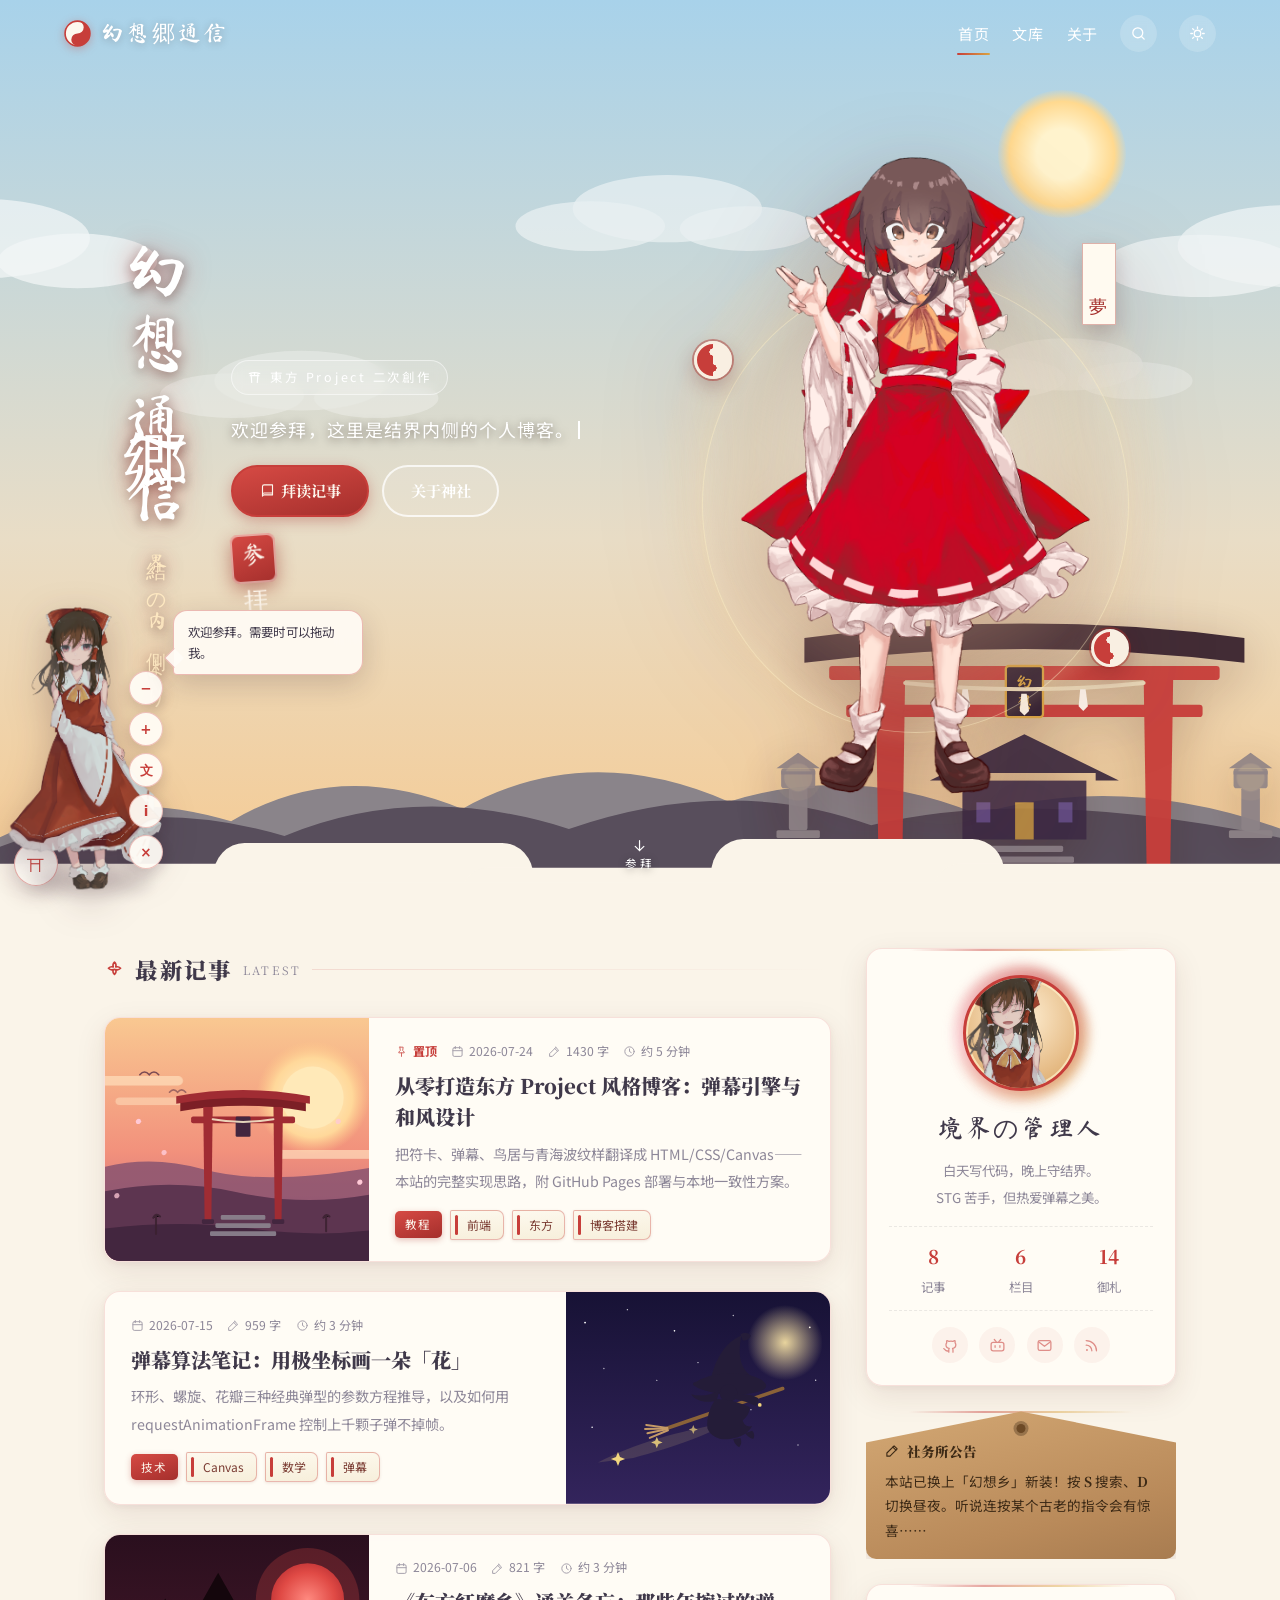
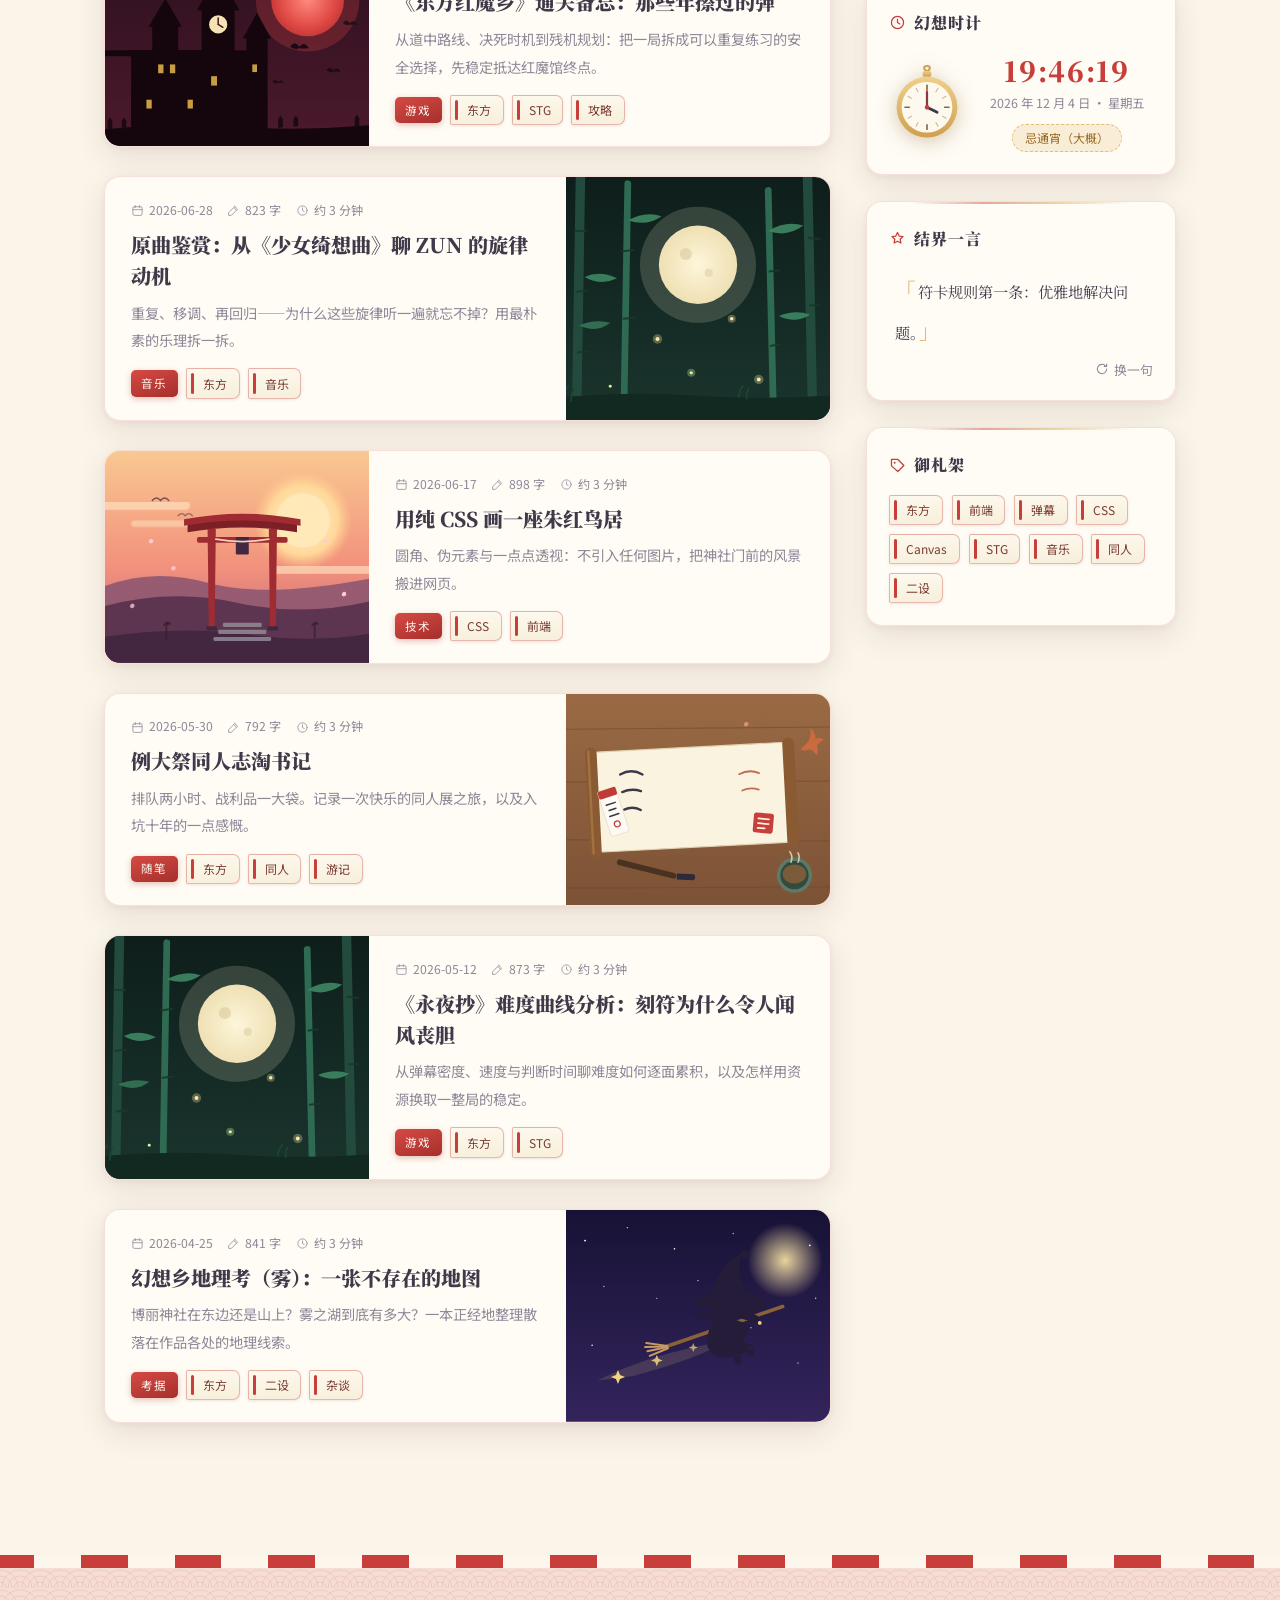
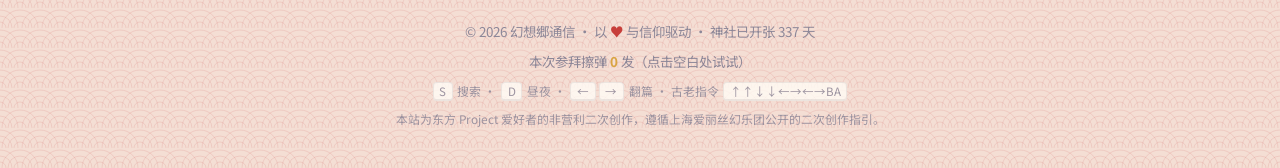
<file: index.html>
<!DOCTYPE html>
<html lang="zh-CN" data-theme="day">
<head>
  <meta charset="UTF-8" />
  <meta name="viewport" content="width=device-width, initial-scale=1.0" />
  <title>幻想郷通信 · 首页</title>
  <meta name="description" content="一个东方 Project 风格的个人博客：弹幕、神社与代码。" />
  <link rel="preconnect" href="https://fonts.googleapis.com" />
  <link rel="preconnect" href="https://fonts.gstatic.com" crossorigin />
  <link href="https://fonts.googleapis.com/css2?family=Ma+Shan+Zheng&family=Noto+Serif+SC:wght@700;900&family=Noto+Sans+SC:wght@400;500;700&display=swap" rel="stylesheet" />
  <link rel="stylesheet" href="./css/style.css" />
  <link rel="icon" href="data:image/svg+xml,<svg xmlns='http://www.w3.org/2000/svg' viewBox='0 0 100 100'><text y='0.9em' font-size='90'>⛩️</text></svg>" />
</head>
<body>
  <!-- 加载幕 -->
  <div id="loader" aria-hidden="true">
    <div class="loader-box">
      <div class="yinyang"></div>
      <div class="loader-text">结界展开中……</div>
    </div>
  </div>

  <canvas id="danmaku-canvas" aria-hidden="true"></canvas>
  <div id="progress-bar" aria-hidden="true"></div>

  <!-- 导航 -->
  <nav class="navbar">
    <a class="nav-logo" href="./index.html">
      <svg viewBox="0 0 100 100" aria-hidden="true"><circle cx="50" cy="50" r="46" fill="#fdf8ee" stroke="#c73e3a" stroke-width="6"/><path d="M50 4 a46 46 0 0 1 0 92 a23 23 0 0 1 0 -46 a23 23 0 0 0 0 -46 Z" fill="#c73e3a"/><circle cx="50" cy="27" r="7" fill="#fdf8ee"/><circle cx="50" cy="73" r="7" fill="#c73e3a"/></svg>
      幻想郷通信
    </a>
    <div class="nav-links">
      <a href="./index.html" class="active">首页</a>
      <a href="./archive.html">文库</a>
      <a href="./about.html" class="hide-sm">关于</a>
      <button class="icon-btn" data-search-open aria-label="搜索（快捷键 S）"><svg class="icon"><use href="#i-search"/></svg></button>
      <button id="theme-toggle" class="icon-btn" aria-label="昼夜切换（快捷键 D）">
        <svg class="icon tt-sun"><use href="#i-sun"/></svg>
        <svg class="icon tt-moon"><use href="#i-moon"/></svg>
      </button>
    </div>
  </nav>

  <!-- Hero：巫女与神社 -->
  <header class="hero">
    <div class="stars" aria-hidden="true"></div>
    <div class="sun plx" data-depth="16" aria-hidden="true"></div>
    <div class="moon plx" data-depth="16" aria-hidden="true"></div>

    <div class="cloud-band cb-a" aria-hidden="true">
      <svg viewBox="0 0 1440 140" fill="currentColor">
        <g opacity=".9">
          <ellipse cx="120" cy="92" rx="72" ry="24"/><ellipse cx="190" cy="76" rx="88" ry="32"/><ellipse cx="268" cy="94" rx="64" ry="22"/>
        </g>
        <g opacity=".75">
          <ellipse cx="680" cy="66" rx="60" ry="20"/><ellipse cx="742" cy="52" rx="76" ry="27"/><ellipse cx="806" cy="68" rx="54" ry="18"/>
        </g>
        <g opacity=".85">
          <ellipse cx="1170" cy="98" rx="78" ry="25"/><ellipse cx="1244" cy="82" rx="92" ry="33"/><ellipse cx="1326" cy="100" rx="66" ry="22"/>
        </g>
      </svg>
    </div>
    <div class="cloud-band cb-b" aria-hidden="true">
      <svg viewBox="0 0 1440 120" fill="currentColor">
        <g opacity=".7">
          <ellipse cx="392" cy="72" rx="58" ry="18"/><ellipse cx="448" cy="60" rx="70" ry="24"/><ellipse cx="508" cy="74" rx="50" ry="16"/>
        </g>
        <g opacity=".6">
          <ellipse cx="1010" cy="58" rx="52" ry="16"/><ellipse cx="1062" cy="47" rx="62" ry="21"/><ellipse cx="1118" cy="60" rx="46" ry="15"/>
        </g>
      </svg>
    </div>

    <div class="mtn mtn-far plx" data-depth="7" aria-hidden="true">
      <svg viewBox="0 0 1440 220" preserveAspectRatio="none"><path d="M0 220 L0 150 Q120 90 260 132 Q380 60 520 118 Q660 40 820 110 Q960 66 1100 124 Q1260 76 1440 140 L1440 220 Z"/></svg>
    </div>
    <div class="mtn mtn-near plx" data-depth="12" aria-hidden="true">
      <svg viewBox="0 0 1440 180" preserveAspectRatio="none"><path d="M0 180 L0 120 Q160 60 320 108 Q470 46 640 100 Q820 38 980 96 Q1160 52 1440 110 L1440 180 Z"/></svg>
    </div>

    <!-- 神社与鸟居剪影 -->
    <div class="hero-shrine plx" data-depth="9" aria-hidden="true">
      <svg viewBox="0 0 760 430">
        <g opacity="0.92">
          <path d="M258 268 L380 208 L502 268 L472 268 L472 258 L288 258 L288 268 Z" fill="#33223a"/>
          <rect x="300" y="268" width="160" height="76" fill="#3d2a44"/>
          <rect x="368" y="296" width="24" height="48" fill="#d9a441" opacity="0.85"/>
          <rect x="318" y="296" width="18" height="26" fill="#8265b5" opacity="0.6"/>
          <rect x="424" y="296" width="18" height="26" fill="#8265b5" opacity="0.6"/>
        </g>
        <g fill="#9b8f95" opacity="0.75">
          <rect x="330" y="352" width="100" height="8" rx="2"/>
          <rect x="316" y="366" width="128" height="8" rx="2"/>
          <rect x="302" y="380" width="156" height="8" rx="2"/>
        </g>
        <g fill="#8d8286">
          <rect x="60" y="332" width="56" height="10" rx="2"/>
          <rect x="76" y="276" width="24" height="56" rx="3"/>
          <rect x="66" y="252" width="44" height="26" rx="4"/>
          <path d="M60 252 L88 232 L116 252 Z"/>
          <rect x="644" y="332" width="56" height="10" rx="2"/>
          <rect x="660" y="276" width="24" height="56" rx="3"/>
          <rect x="650" y="252" width="44" height="26" rx="4"/>
          <path d="M644 252 L672 232 L700 252 Z"/>
        </g>
        <g class="lantern-glow">
          <circle cx="88" cy="264" r="18" fill="#ffdf9e" opacity="0.9"/>
          <circle cx="88" cy="264" r="30" fill="#ffdf9e" opacity="0.25"/>
          <circle cx="672" cy="264" r="18" fill="#ffdf9e" opacity="0.9"/>
          <circle cx="672" cy="264" r="30" fill="#ffdf9e" opacity="0.25"/>
        </g>
        <rect x="66" y="256" width="44" height="4" fill="#8d8286"/>
        <rect x="650" y="256" width="44" height="4" fill="#8d8286"/>
        <g>
          <path d="M96 84 Q380 46 664 84 L664 116 Q380 80 96 116 Z" fill="#3a2430"/>
          <rect x="128" y="120" width="504" height="18" rx="4" fill="#c73e3a"/>
          <rect x="150" y="170" width="460" height="16" rx="4" fill="#c73e3a"/>
          <path d="M188 138 L226 138 L222 396 L192 396 Z" fill="#c73e3a"/>
          <path d="M534 138 L572 138 L568 396 L538 396 Z" fill="#c73e3a"/>
          <rect x="184" y="396" width="46" height="14" rx="3" fill="#8d8286"/>
          <rect x="530" y="396" width="46" height="14" rx="3" fill="#8d8286"/>
          <rect x="356" y="120" width="48" height="66" rx="4" fill="#2c1c2e" stroke="#d9a441" stroke-width="3"/>
          <text x="380" y="148" text-anchor="middle" font-size="22" fill="#d9a441" font-family="'Ma Shan Zheng',serif">幻</text>
          <text x="380" y="174" text-anchor="middle" font-size="22" fill="#d9a441" font-family="'Ma Shan Zheng',serif">想</text>
        </g>
        <path d="M226 142 Q380 158 534 142" fill="none" stroke="#e8d9b8" stroke-width="5" stroke-linecap="round"/>
        <g fill="#fdf6ec">
          <path d="M300 150 l7 0 3 22 -6 6 -6 -6 Z"/>
          <path d="M376 156 l7 0 3 22 -6 6 -6 -6 Z"/>
          <path d="M452 150 l7 0 3 22 -6 6 -6 -6 Z"/>
        </g>
      </svg>
    </div>

    <div class="hero-inner">
      <div class="hero-copy plx" data-depth="4">
        <h1 class="hero-brand">幻想郷通信<small>結界の内側より</small></h1>
        <div class="hero-side">
          <span class="hero-kicker"><svg class="icon"><use href="#i-torii"/></svg>東方 Project 二次創作</span>
          <p class="hero-sub"><span id="typing-text" data-lines='["欢迎参拜，这里是结界内侧的个人博客。","弹幕是美的，代码也应当如此。","巫女大人今天也在结界上打补丁。"]'></span><span class="cursor"></span></p>
          <div class="hero-cta">
            <a class="btn" href="#latest"><svg class="icon" style="width:15px;height:15px"><use href="#i-book"/></svg>拜读记事</a>
            <a class="btn ghost" href="./about.html">关于神社</a>
          </div>
          <div class="hero-seal">参拝</div>
        </div>
      </div>
      <div class="hero-reimu plx" data-depth="2" role="img" aria-label="博丽灵梦分层立绘">
        <div class="reimu-stack" aria-hidden="true">
          <img class="reimu-layer" src="./assets/reimu-hero/body.png?v=5" alt="" width="1000" height="1500" draggable="false" decoding="async">
          <img class="reimu-layer" src="./assets/reimu-hero/eyes.png?v=5" alt="" width="1000" height="1500" draggable="false" decoding="async">
          <img class="reimu-layer" src="./assets/reimu-hero/mouth.png?v=5" alt="" width="1000" height="1500" draggable="false" decoding="async">
        </div>
        <span class="reimu-orb reimu-orb-a" aria-hidden="true"></span>
        <span class="reimu-orb reimu-orb-b" aria-hidden="true"></span>
        <span class="reimu-ofuda" aria-hidden="true">夢</span>
      </div>
    </div>

    <button class="hero-hint" onclick="document.querySelector('.layout').scrollIntoView({behavior:'smooth'})" aria-label="下滑查看文章">
      <svg class="icon"><use href="#i-up"/></svg>
      <span>参拜</span>
    </button>

    <div class="kasumi" aria-hidden="true">
      <svg viewBox="0 0 1440 86" preserveAspectRatio="none">
        <g fill="currentColor">
          <rect x="-60" y="46" width="420" height="60" rx="30"/>
          <rect x="240" y="24" width="360" height="70" rx="35"/>
          <rect x="520" y="50" width="380" height="56" rx="28"/>
          <rect x="800" y="20" width="330" height="72" rx="36"/>
          <rect x="1050" y="46" width="450" height="60" rx="30"/>
          <rect x="0" y="66" width="1440" height="30"/>
        </g>
      </svg>
    </div>
  </header>

  <!-- 主体 -->
  <main class="layout" id="latest">
    <section aria-label="最新记事">
      <h2 class="sec-title"><svg class="icon"><use href="#i-sakura"/></svg>最新记事<small>LATEST</small></h2>
      <div id="post-list"><!-- 由 js/main.js 依据 js/posts-data.js 渲染 --></div>
    </section>

    <aside class="sidebar">
      <div class="widget profile rv">
        <div class="avatar-wrap" role="img" aria-label="博丽灵梦头像">
          <span class="avatar-portrait" aria-hidden="true"><img src="./assets/reimu-avatar/avatar.png?v=5" alt="" width="1500" height="2500" draggable="false" decoding="async"></span>
        </div>
        <div class="profile-name">境界の管理人</div>
        <p class="profile-bio">白天写代码，晚上守结界。<br/>STG 苦手，但热爱弹幕之美。</p>
        <div class="profile-stats">
          <span><b>8</b>记事</span>
          <span><b>6</b>栏目</span>
          <span><b>14</b>御札</span>
        </div>
        <div class="social-row">
          <span class="social-link is-placeholder" aria-label="GitHub（待配置）" aria-disabled="true" title="请在 index.html 中配置链接"><svg class="icon"><use href="#i-github"/></svg></span>
          <span class="social-link is-placeholder" aria-label="哔哩哔哩（待配置）" aria-disabled="true" title="请在 index.html 中配置链接"><svg class="icon"><use href="#i-bili"/></svg></span>
          <span class="social-link is-placeholder" aria-label="邮箱（待配置）" aria-disabled="true" title="请在 index.html 中配置链接"><svg class="icon"><use href="#i-mail"/></svg></span>
          <span class="social-link is-placeholder" aria-label="RSS 订阅（待配置）" aria-disabled="true" title="请在 index.html 中配置链接"><svg class="icon"><use href="#i-rss"/></svg></span>
        </div>
      </div>

      <div class="widget rv" style="padding:0;background:none;border:none;box-shadow:none;overflow:visible;">
        <div class="ema">
          <span class="ema-title"><svg class="icon"><use href="#i-pen"/></svg>社务所公告</span>
          本站已换上「幻想乡」新装！按 <b>S</b> 搜索、<b>D</b> 切换昼夜。听说连按某个古老的指令会有惊喜……
        </div>
      </div>

      <div class="widget rv">
        <div class="widget-title"><svg class="icon"><use href="#i-clock"/></svg>幻想时计</div>
        <div class="clock-flex">
          <div class="clock-watch" data-art="watch"></div>
          <div class="clock-main">
            <div class="clock-time" id="clock-time">--:--:--</div>
            <div class="clock-date" id="clock-date"></div>
            <span class="clock-lucky" id="clock-lucky"></span>
          </div>
        </div>
      </div>

      <div class="widget quote-card rv">
        <div class="widget-title"><svg class="icon"><use href="#i-star"/></svg>结界一言</div>
        <p id="quote-text"></p>
        <div class="quote-foot"><button id="quote-refresh" aria-label="换一句"><svg class="icon"><use href="#i-refresh"/></svg>换一句</button></div>
      </div>

      <div class="widget rv">
        <div class="widget-title"><svg class="icon"><use href="#i-tag"/></svg>御札架</div>
        <div class="tag-cloud">
          <a class="ofuda" href="./archive.html#tag=%E4%B8%9C%E6%96%B9">东方</a>
          <a class="ofuda" href="./archive.html#tag=%E5%89%8D%E7%AB%AF">前端</a>
          <a class="ofuda" href="./archive.html#tag=%E5%BC%B9%E5%B9%95">弹幕</a>
          <a class="ofuda" href="./archive.html#tag=CSS">CSS</a>
          <a class="ofuda" href="./archive.html#tag=Canvas">Canvas</a>
          <a class="ofuda" href="./archive.html#tag=STG">STG</a>
          <a class="ofuda" href="./archive.html#tag=%E9%9F%B3%E4%B9%90">音乐</a>
          <a class="ofuda" href="./archive.html#tag=%E5%90%8C%E4%BA%BA">同人</a>
          <a class="ofuda" href="./archive.html#tag=%E4%BA%8C%E8%AE%BE">二设</a>
        </div>
      </div>
    </aside>
  </main>

  <!-- 页脚 -->
  <footer class="footer">
    <p>© 2026 幻想郷通信 · 以 <span class="heart">♥</span> 与信仰驱动 · 神社已开张 <span data-run-days>?</span> 天</p>
    <p>本次参拜擦弹 <b id="graze-num" style="color:var(--gold)">0</b> 发（点击空白处试试）</p>
    <p class="kbd-hint"><kbd>S</kbd> 搜索 · <kbd>D</kbd> 昼夜 · <kbd>←</kbd><kbd>→</kbd> 翻篇 · 古老指令 <kbd>↑↑↓↓←→←→BA</kbd></p>
    <p class="kbd-hint">本站为东方 Project 爱好者的非营利二次创作，遵循上海爱丽丝幻乐团公开的二次创作指引。</p>
  </footer>

  <button id="back-top" aria-label="返回顶部">
    <span class="bt-num" id="back-top-num">0</span>
    <span class="bt-arrow"><svg class="icon"><use href="#i-up"/></svg></span>
  </button>

  <!-- 搜索弹窗 -->
  <div id="search-modal" role="dialog" aria-modal="true" aria-label="站内搜索">
    <div class="search-panel">
      <div class="search-head">
        <svg class="icon"><use href="#i-search"/></svg>
        <input id="search-input" type="text" placeholder="搜索记事标题 / 标签 / 摘要…" autocomplete="off" />
        <button class="search-close" aria-label="关闭">ESC <svg class="icon"><use href="#i-close"/></svg></button>
      </div>
      <div id="search-results"></div>
      <div class="search-foot"><span>Enter 打开首条</span><span>Esc 关闭</span><span>数据来自本地索引，无需联网</span></div>
    </div>
  </div>

  <script src="./js/posts-data.js"></script>
  <script src="./js/art.js"></script>
  <script src="./js/danmaku.js"></script>
  <script src="./js/petals.js"></script>
  <script src="./js/main.js"></script>
  <script src="./js/search-dialog.js" data-library="gensokyo"></script>
  <script src="./js/reading-room.js" data-library="gensokyo"></script>
<script src="./js/waifu-pet.js?v=5"></script>
</body>
</html>
</file>
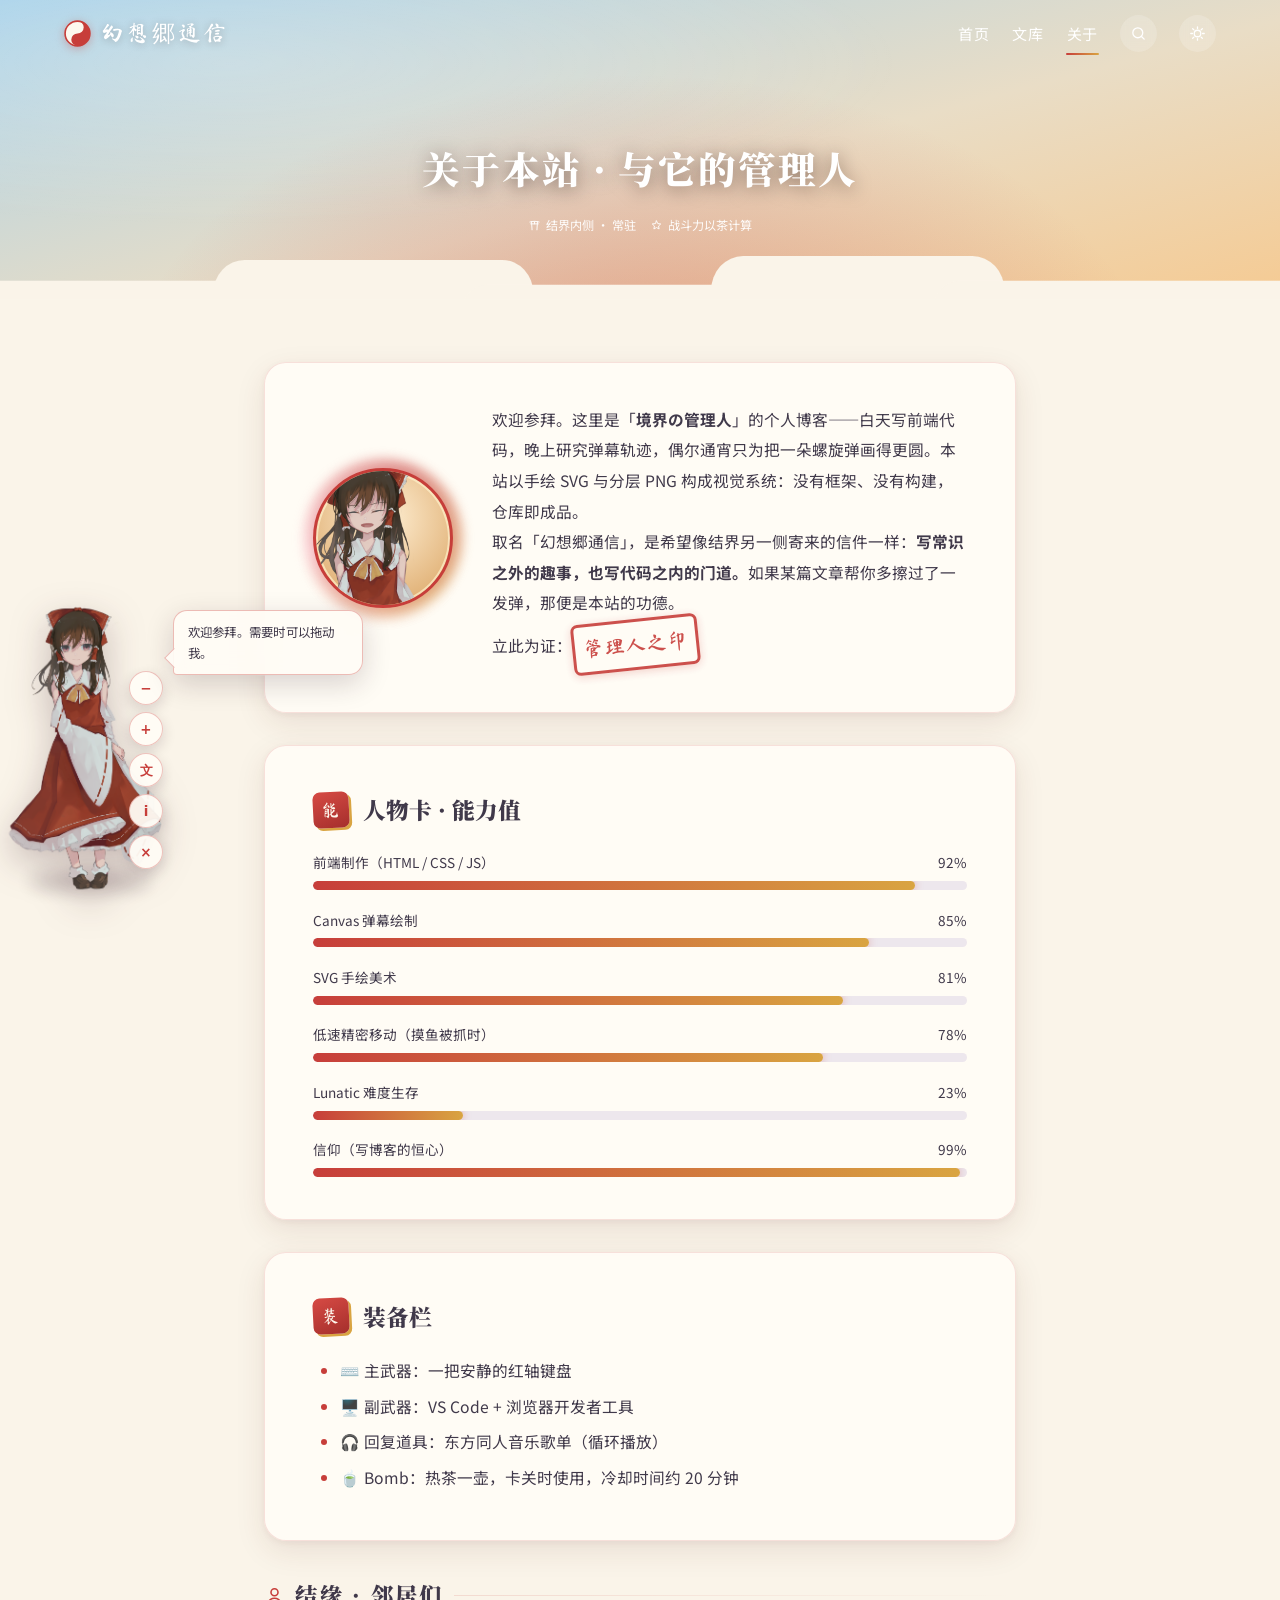
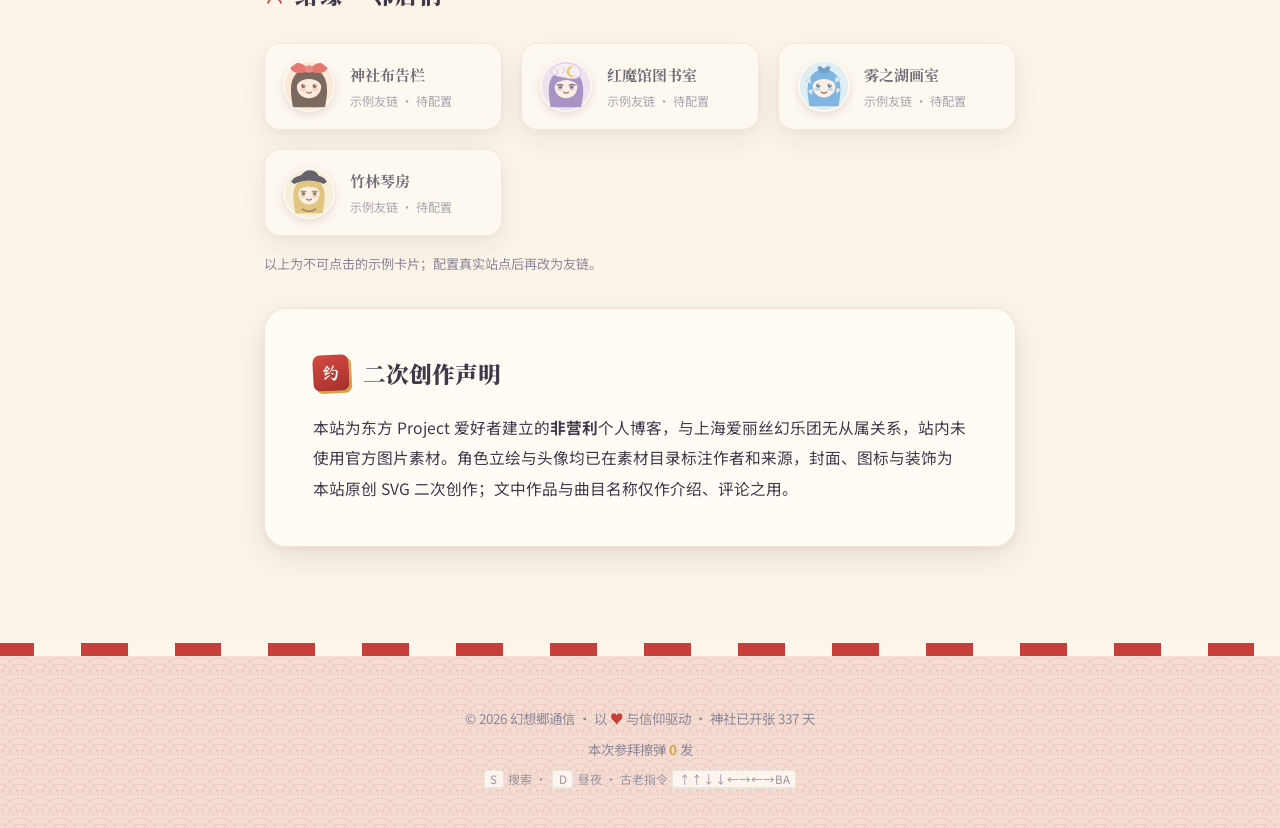
<file: about.html>
<!DOCTYPE html>
<html lang="zh-CN" data-theme="day">
<head>
  <meta charset="UTF-8" />
  <meta name="viewport" content="width=device-width, initial-scale=1.0" />
  <title>关于 · 幻想郷通信</title>
  <link rel="preconnect" href="https://fonts.googleapis.com" />
  <link rel="preconnect" href="https://fonts.gstatic.com" crossorigin />
  <link href="https://fonts.googleapis.com/css2?family=Ma+Shan+Zheng&family=Noto+Serif+SC:wght@700;900&family=Noto+Sans+SC:wght@400;500;700&display=swap" rel="stylesheet" />
  <link rel="stylesheet" href="./css/style.css" />
  <link rel="icon" href="data:image/svg+xml,<svg xmlns='http://www.w3.org/2000/svg' viewBox='0 0 100 100'><text y='0.9em' font-size='90'>⛩️</text></svg>" />
</head>
<body>
  <div id="loader" aria-hidden="true"><div class="loader-box"><div class="yinyang"></div><div class="loader-text">泡茶待客中……</div></div></div>
  <canvas id="danmaku-canvas" aria-hidden="true"></canvas>
  <div id="progress-bar" aria-hidden="true"></div>

  <nav class="navbar">
    <a class="nav-logo" href="./index.html">
      <svg viewBox="0 0 100 100" aria-hidden="true"><circle cx="50" cy="50" r="46" fill="#fdf8ee" stroke="#c73e3a" stroke-width="6"/><path d="M50 4 a46 46 0 0 1 0 92 a23 23 0 0 1 0 -46 a23 23 0 0 0 0 -46 Z" fill="#c73e3a"/><circle cx="50" cy="27" r="7" fill="#fdf8ee"/><circle cx="50" cy="73" r="7" fill="#c73e3a"/></svg>
      幻想郷通信
    </a>
    <div class="nav-links">
      <a href="./index.html">首页</a>
      <a href="./archive.html">文库</a>
      <a href="./about.html" class="active hide-sm">关于</a>
      <button class="icon-btn" data-search-open aria-label="搜索（快捷键 S）"><svg class="icon"><use href="#i-search"/></svg></button>
      <button id="theme-toggle" class="icon-btn" aria-label="昼夜切换（快捷键 D）">
        <svg class="icon tt-sun"><use href="#i-sun"/></svg>
        <svg class="icon tt-moon"><use href="#i-moon"/></svg>
      </button>
    </div>
  </nav>

  <header class="article-hero">
    <div class="stars" aria-hidden="true"></div>
    <h1>关于本站 · 与它的管理人</h1>
    <div class="post-meta">
      <span><svg class="icon"><use href="#i-torii"/></svg>结界内侧 · 常驻</span>
      <span><svg class="icon"><use href="#i-star"/></svg>战斗力以茶计算</span>
    </div>
    <div class="kasumi" aria-hidden="true">
      <svg viewBox="0 0 1440 86" preserveAspectRatio="none"><g fill="currentColor"><rect x="-60" y="46" width="420" height="60" rx="30"/><rect x="240" y="24" width="360" height="70" rx="35"/><rect x="520" y="50" width="380" height="56" rx="28"/><rect x="800" y="20" width="330" height="72" rx="36"/><rect x="1050" y="46" width="450" height="60" rx="30"/><rect x="0" y="66" width="1440" height="30"/></g></svg>
    </div>
  </header>

  <main class="archive-wrap">
    <article class="article-content rv" style="margin-bottom:2rem;">
      <div class="about-lead">
        <div class="avatar-wrap" role="img" aria-label="博丽灵梦头像">
          <span class="avatar-portrait" aria-hidden="true"><img src="./assets/reimu-avatar/avatar.png?v=5" alt="" width="1500" height="2500" draggable="false" decoding="async"></span>
        </div>
        <div>
          <p>欢迎参拜。这里是「<b>境界の管理人</b>」的个人博客——白天写前端代码，晚上研究弹幕轨迹，偶尔通宵只为把一朵螺旋弹画得更圆。本站以手绘 SVG 与分层 PNG 构成视觉系统：没有框架、没有构建，仓库即成品。</p>
          <p>取名「幻想郷通信」，是希望像结界另一侧寄来的信件一样：<b>写常识之外的趣事，也写代码之内的门道。</b>如果某篇文章帮你多擦过了一发弹，那便是本站的功德。</p>
          <p style="margin-bottom:0;">立此为证：<span class="hanko">管理人之印</span></p>
        </div>
      </div>
    </article>

    <section class="article-content rv" style="margin-bottom:2rem;">
      <h2 data-no="能" data-sc="能力表" id="skills" style="margin-top:0;">人物卡 · 能力值</h2>
      <div class="stat-bar"><label><span>前端制作（HTML / CSS / JS）</span><span>92%</span></label><div class="stat-track"><div class="stat-fill" data-w="92%"></div></div></div>
      <div class="stat-bar"><label><span>Canvas 弹幕绘制</span><span>85%</span></label><div class="stat-track"><div class="stat-fill" data-w="85%"></div></div></div>
      <div class="stat-bar"><label><span>SVG 手绘美术</span><span>81%</span></label><div class="stat-track"><div class="stat-fill" data-w="81%"></div></div></div>
      <div class="stat-bar"><label><span>低速精密移动（摸鱼被抓时）</span><span>78%</span></label><div class="stat-track"><div class="stat-fill" data-w="78%"></div></div></div>
      <div class="stat-bar"><label><span>Lunatic 难度生存</span><span>23%</span></label><div class="stat-track"><div class="stat-fill" data-w="23%"></div></div></div>
      <div class="stat-bar" style="margin-bottom:0;"><label><span>信仰（写博客的恒心）</span><span>99%</span></label><div class="stat-track"><div class="stat-fill" data-w="99%"></div></div></div>
    </section>

    <section class="article-content rv" style="margin-bottom:2rem;">
      <h2 data-no="装" data-sc="装备栏" id="gear" style="margin-top:0;">装备栏</h2>
      <ul style="margin-bottom:0;">
        <li>⌨️ 主武器：一把安静的红轴键盘</li>
        <li>🖥️ 副武器：VS Code + 浏览器开发者工具</li>
        <li>🎧 回复道具：东方同人音乐歌单（循环播放）</li>
        <li>🍵 Bomb：热茶一壶，卡关时使用，冷却时间约 20 分钟</li>
      </ul>
    </section>

    <section class="rv">
      <h2 class="sec-title"><svg class="icon"><use href="#i-user"/></svg>结缘 · 邻居们</h2>
      <div class="friend-grid">
        <span class="friend-card is-placeholder" aria-disabled="true"><span class="friend-avatar" data-art="chibi.reimu"></span><span><b>神社布告栏</b><small>示例友链 · 待配置</small></span></span>
        <span class="friend-card is-placeholder" aria-disabled="true"><span class="friend-avatar" data-art="chibi.patchouli"></span><span><b>红魔馆图书室</b><small>示例友链 · 待配置</small></span></span>
        <span class="friend-card is-placeholder" aria-disabled="true"><span class="friend-avatar" data-art="chibi.cirno"></span><span><b>雾之湖画室</b><small>示例友链 · 待配置</small></span></span>
        <span class="friend-card is-placeholder" aria-disabled="true"><span class="friend-avatar" data-art="chibi.lunasa"></span><span><b>竹林琴房</b><small>示例友链 · 待配置</small></span></span>
      </div>
      <p style="font-size:.82rem;color:var(--ink-soft);margin-top:.9rem;">以上为不可点击的示例卡片；配置真实站点后再改为友链。</p>
    </section>

    <section class="article-content rv" style="margin-top:2rem;">
      <h2 data-no="约" data-sc="二创声明" id="notice" style="margin-top:0;">二次创作声明</h2>
      <p style="margin-bottom:0;">本站为东方 Project 爱好者建立的<b>非营利</b>个人博客，与上海爱丽丝幻乐团无从属关系，站内未使用官方图片素材。角色立绘与头像均已在素材目录标注作者和来源，封面、图标与装饰为本站原创 SVG 二次创作；文中作品与曲目名称仅作介绍、评论之用。</p>
    </section>
  </main>

  <footer class="footer">
    <p>© 2026 幻想郷通信 · 以 <span class="heart">♥</span> 与信仰驱动 · 神社已开张 <span data-run-days>?</span> 天</p>
    <p>本次参拜擦弹 <b id="graze-num" style="color:var(--gold)">0</b> 发</p>
    <p class="kbd-hint"><kbd>S</kbd> 搜索 · <kbd>D</kbd> 昼夜 · 古老指令 <kbd>↑↑↓↓←→←→BA</kbd></p>
  </footer>

  <button id="back-top" aria-label="返回顶部">
    <span class="bt-num" id="back-top-num">0</span>
    <span class="bt-arrow"><svg class="icon"><use href="#i-up"/></svg></span>
  </button>

  <div id="search-modal" role="dialog" aria-modal="true" aria-label="站内搜索">
    <div class="search-panel">
      <div class="search-head">
        <svg class="icon"><use href="#i-search"/></svg>
        <input id="search-input" type="text" placeholder="搜索记事标题 / 标签 / 摘要…" autocomplete="off" />
        <button class="search-close" aria-label="关闭">ESC <svg class="icon"><use href="#i-close"/></svg></button>
      </div>
      <div id="search-results"></div>
      <div class="search-foot"><span>Enter 打开首条</span><span>Esc 关闭</span><span>数据来自本地索引，无需联网</span></div>
    </div>
  </div>

  <script src="./js/posts-data.js"></script>
  <script src="./js/art.js"></script>
  <script src="./js/danmaku.js"></script>
  <script src="./js/petals.js"></script>
  <script src="./js/main.js"></script>
  <script src="./js/search-dialog.js" data-library="gensokyo"></script>
  <script src="./js/reading-room.js" data-library="gensokyo"></script>
<script src="./js/waifu-pet.js?v=5"></script>
</body>
</html>
</file>
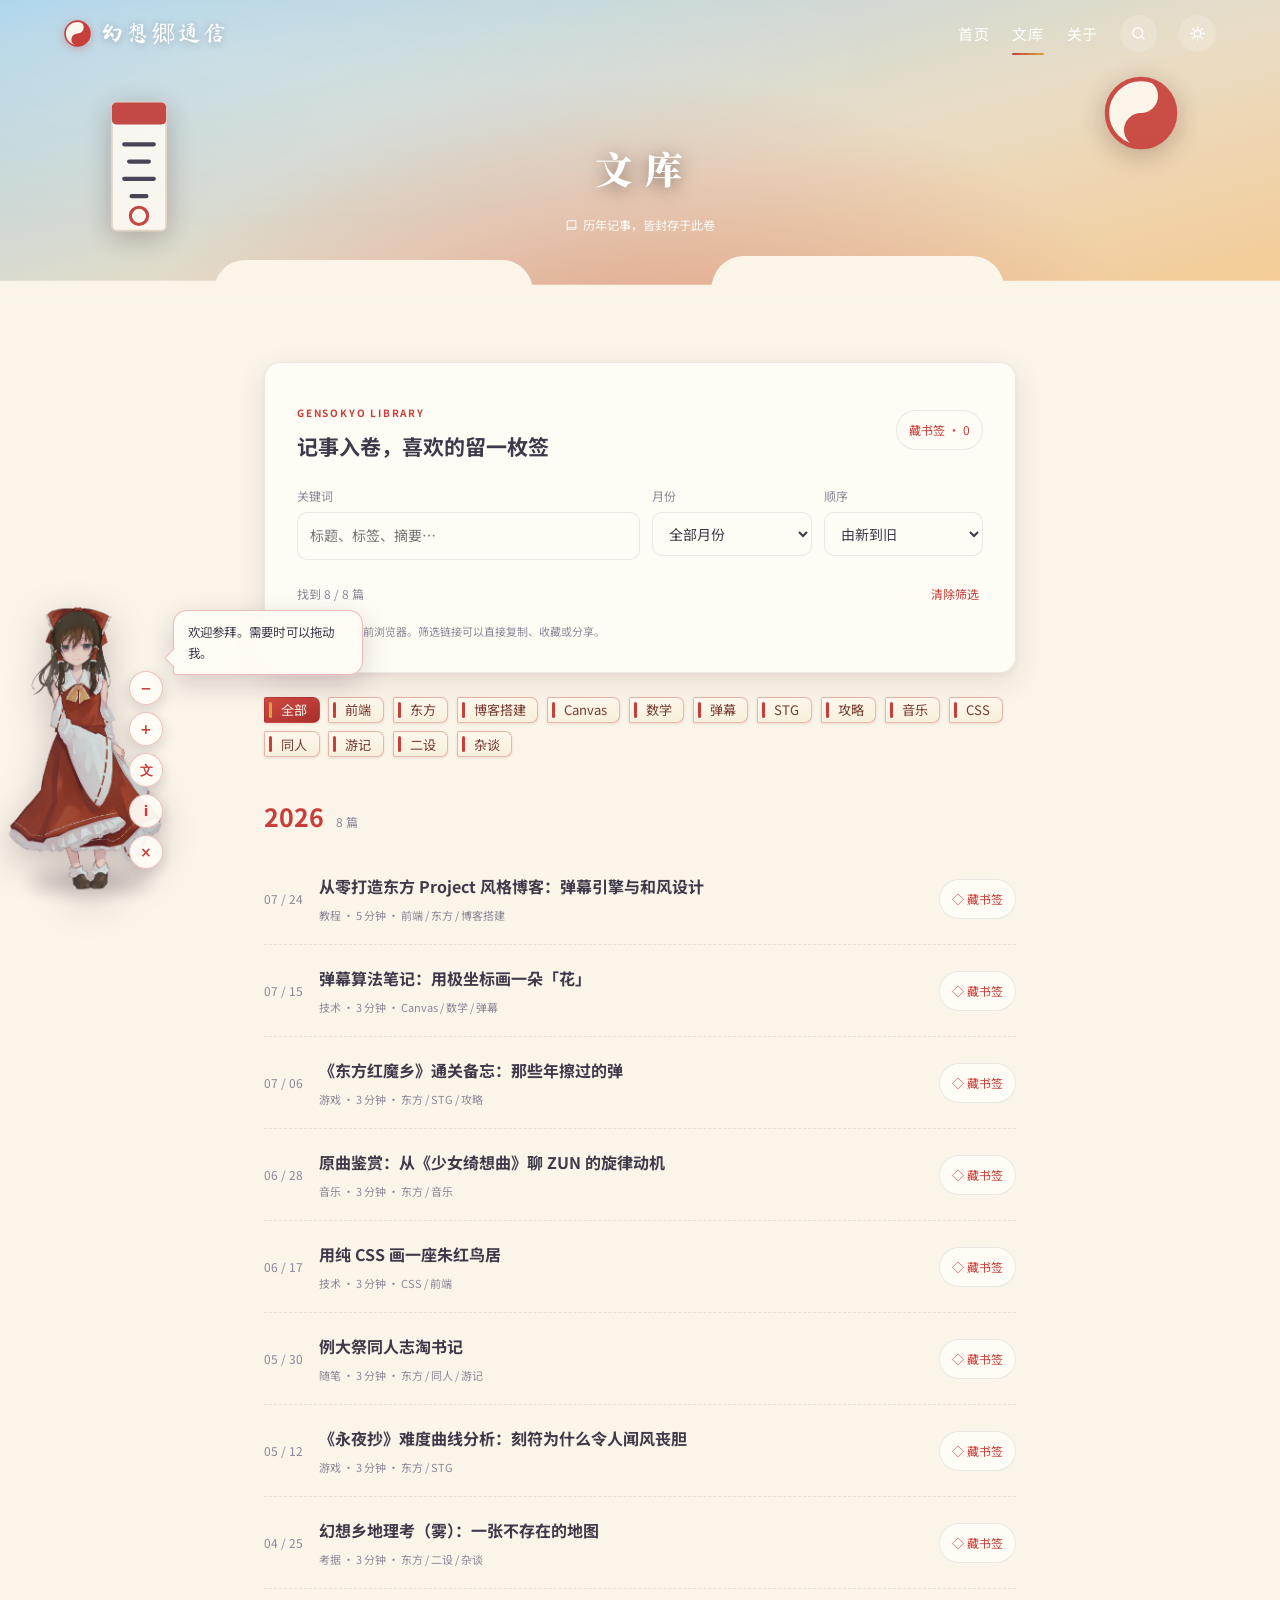
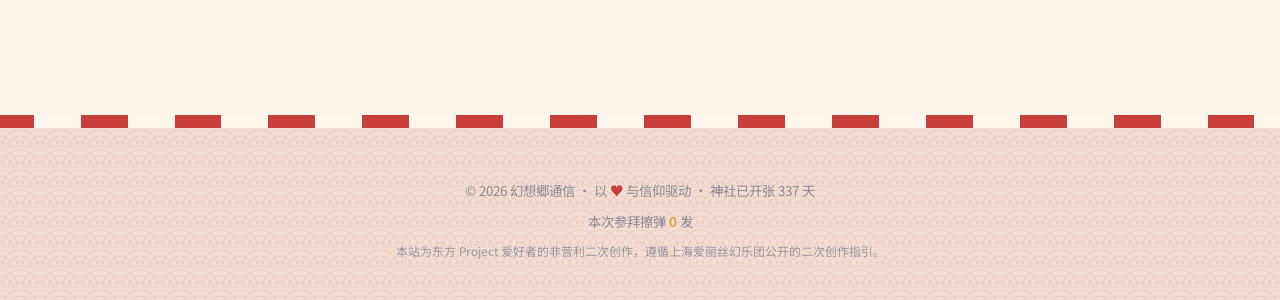
<file: archive.html>
<!DOCTYPE html>
<html lang="zh-CN" data-theme="day">
<head>
  <meta charset="UTF-8" />
  <meta name="viewport" content="width=device-width, initial-scale=1.0" />
  <title>文库 · 幻想郷通信</title>
  <link rel="preconnect" href="https://fonts.googleapis.com" />
  <link rel="preconnect" href="https://fonts.gstatic.com" crossorigin />
  <link href="https://fonts.googleapis.com/css2?family=Ma+Shan+Zheng&family=Noto+Serif+SC:wght@700;900&family=Noto+Sans+SC:wght@400;500;700&display=swap" rel="stylesheet" />
  <link rel="stylesheet" href="./css/style.css" />
  <link rel="icon" href="data:image/svg+xml,<svg xmlns='http://www.w3.org/2000/svg' viewBox='0 0 100 100'><text y='0.9em' font-size='90'>⛩️</text></svg>" />
</head>
<body>
  <div id="loader" aria-hidden="true"><div class="loader-box"><div class="yinyang"></div><div class="loader-text">翻开卷轴……</div></div></div>
  <canvas id="danmaku-canvas" aria-hidden="true"></canvas>
  <div id="progress-bar" aria-hidden="true"></div>

  <nav class="navbar">
    <a class="nav-logo" href="./index.html">
      <svg viewBox="0 0 100 100" aria-hidden="true"><circle cx="50" cy="50" r="46" fill="#fdf8ee" stroke="#c73e3a" stroke-width="6"/><path d="M50 4 a46 46 0 0 1 0 92 a23 23 0 0 1 0 -46 a23 23 0 0 0 0 -46 Z" fill="#c73e3a"/><circle cx="50" cy="27" r="7" fill="#fdf8ee"/><circle cx="50" cy="73" r="7" fill="#c73e3a"/></svg>
      幻想郷通信
    </a>
    <div class="nav-links">
      <a href="./index.html">首页</a>
      <a href="./archive.html" class="active">文库</a>
      <a href="./about.html" class="hide-sm">关于</a>
      <button class="icon-btn" data-search-open aria-label="搜索（快捷键 S）"><svg class="icon"><use href="#i-search"/></svg></button>
      <button id="theme-toggle" class="icon-btn" aria-label="昼夜切换（快捷键 D）">
        <svg class="icon tt-sun"><use href="#i-sun"/></svg>
        <svg class="icon tt-moon"><use href="#i-moon"/></svg>
      </button>
    </div>
  </nav>

  <header class="article-hero">
    <div class="stars" aria-hidden="true"></div>
    <div class="hero-deco d-l" aria-hidden="true">
      <svg viewBox="0 0 60 130">
        <rect x="8" y="6" width="44" height="104" rx="4" fill="#fdfaf3" stroke="#e3d5c5" stroke-width="1.5"/>
        <rect x="8" y="6" width="44" height="18" rx="4" fill="#c23a36"/>
        <path d="M18 40 h24 M22 54 h16 M18 68 h24 M24 82 h12" stroke="#3a3448" stroke-width="3.4" stroke-linecap="round"/>
        <circle cx="30" cy="98" r="7" fill="none" stroke="#c23a36" stroke-width="2.6"/>
      </svg>
    </div>
    <div class="hero-deco d-r" aria-hidden="true">
      <svg viewBox="0 0 100 100">
        <circle cx="50" cy="50" r="46" fill="#fdf8ee" stroke="#c73e3a" stroke-width="6"/>
        <path d="M50 4 a46 46 0 0 1 0 92 a23 23 0 0 1 0 -46 a23 23 0 0 0 0 -46 Z" fill="#c73e3a"/>
        <circle cx="50" cy="27" r="7" fill="#fdf8ee"/><circle cx="50" cy="73" r="7" fill="#c73e3a"/>
      </svg>
    </div>
    <h1>文 库</h1>
    <div class="post-meta"><span><svg class="icon"><use href="#i-book"/></svg>历年记事，皆封存于此卷</span></div>
    <div class="kasumi" aria-hidden="true">
      <svg viewBox="0 0 1440 86" preserveAspectRatio="none"><g fill="currentColor"><rect x="-60" y="46" width="420" height="60" rx="30"/><rect x="240" y="24" width="360" height="70" rx="35"/><rect x="520" y="50" width="380" height="56" rx="28"/><rect x="800" y="20" width="330" height="72" rx="36"/><rect x="1050" y="46" width="450" height="60" rx="30"/><rect x="0" y="66" width="1440" height="30"/></g></svg>
    </div>
  </header>

  <main class="archive-wrap">
    <div id="archive-filters" aria-label="按御札过滤"></div>
    <div id="archive-timeline"></div>
  </main>

  <footer class="footer">
    <p>© 2026 幻想郷通信 · 以 <span class="heart">♥</span> 与信仰驱动 · 神社已开张 <span data-run-days>?</span> 天</p>
    <p>本次参拜擦弹 <b id="graze-num" style="color:var(--gold)">0</b> 发</p>
    <p class="kbd-hint">本站为东方 Project 爱好者的非营利二次创作，遵循上海爱丽丝幻乐团公开的二次创作指引。</p>
  </footer>

  <button id="back-top" aria-label="返回顶部">
    <span class="bt-num" id="back-top-num">0</span>
    <span class="bt-arrow"><svg class="icon"><use href="#i-up"/></svg></span>
  </button>

  <div id="search-modal" role="dialog" aria-modal="true" aria-label="站内搜索">
    <div class="search-panel">
      <div class="search-head">
        <svg class="icon"><use href="#i-search"/></svg>
        <input id="search-input" type="text" placeholder="搜索记事标题 / 标签 / 摘要…" autocomplete="off" />
        <button class="search-close" aria-label="关闭">ESC <svg class="icon"><use href="#i-close"/></svg></button>
      </div>
      <div id="search-results"></div>
      <div class="search-foot"><span>Enter 打开首条</span><span>Esc 关闭</span><span>数据来自本地索引，无需联网</span></div>
    </div>
  </div>

  <script src="./js/posts-data.js"></script>
  <script src="./js/art.js"></script>
  <script src="./js/danmaku.js"></script>
  <script src="./js/petals.js"></script>
  <script src="./js/main.js"></script>
  <script src="./js/search-dialog.js" data-library="gensokyo"></script>
  <script src="./js/reading-room.js" data-library="gensokyo"></script>
<script src="./js/waifu-pet.js?v=5"></script>
</body>
</html>
</file>
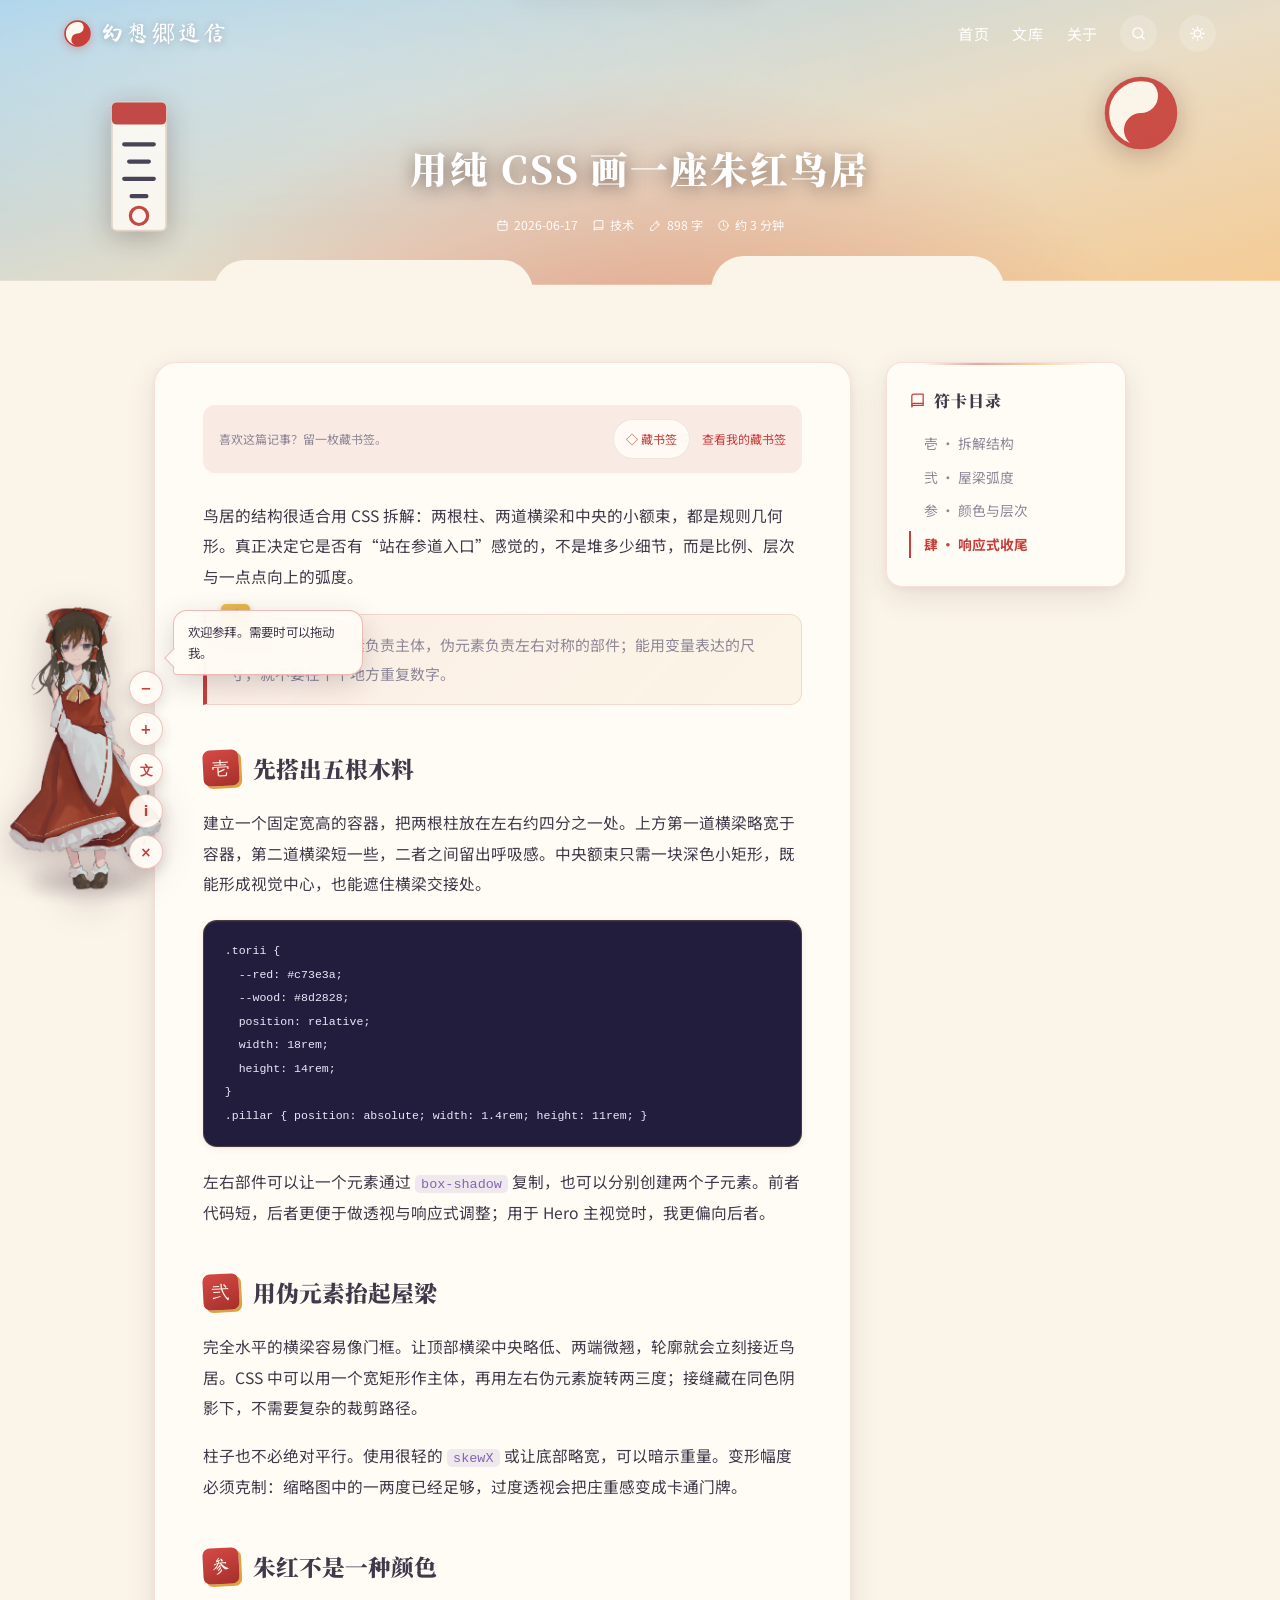
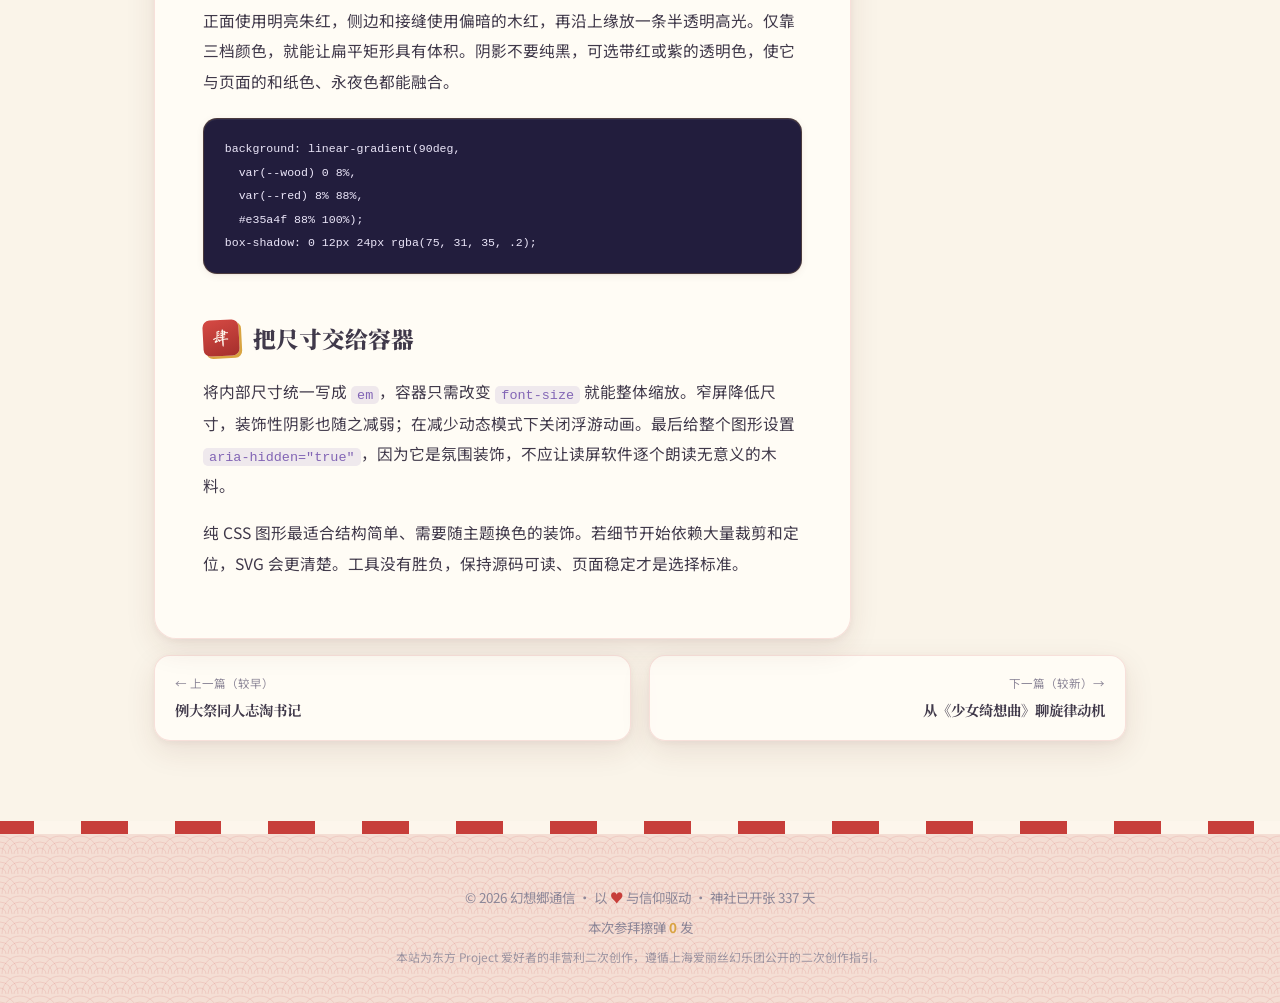
<file: css-torii.html>
<!DOCTYPE html>
<html lang="zh-CN" data-theme="day">
<head>
  <meta charset="UTF-8" />
  <meta name="viewport" content="width=device-width, initial-scale=1.0" />
  <title>用纯 CSS 画一座朱红鸟居 · 幻想郷通信</title>
  <link rel="preconnect" href="https://fonts.googleapis.com" /><link rel="preconnect" href="https://fonts.gstatic.com" crossorigin />
  <link href="https://fonts.googleapis.com/css2?family=Ma+Shan+Zheng&family=Noto+Serif+SC:wght@700;900&family=Noto+Sans+SC:wght@400;500;700&display=swap" rel="stylesheet" />
  <link rel="stylesheet" href="./css/style.css" />
  <link rel="icon" href="data:image/svg+xml,<svg xmlns='http://www.w3.org/2000/svg' viewBox='0 0 100 100'><text y='0.9em' font-size='90'>⛩️</text></svg>" />
</head>
<body>
  <div id="loader" aria-hidden="true"><div class="loader-box"><div class="yinyang"></div><div class="loader-text">装填符卡……</div></div></div>
  <canvas id="danmaku-canvas" aria-hidden="true"></canvas><div id="progress-bar" aria-hidden="true"></div>
  <div id="boss-label" aria-hidden="true"><span>BOSS</span><span id="boss-name">「开幕」</span><span id="boss-stars">☆☆☆☆</span></div>
  <nav class="navbar">
    <a class="nav-logo" href="./index.html"><svg viewBox="0 0 100 100" aria-hidden="true"><circle cx="50" cy="50" r="46" fill="#fdf8ee" stroke="#c73e3a" stroke-width="6"/><path d="M50 4 a46 46 0 0 1 0 92 a23 23 0 0 1 0 -46 a23 23 0 0 0 0 -46 Z" fill="#c73e3a"/><circle cx="50" cy="27" r="7" fill="#fdf8ee"/><circle cx="50" cy="73" r="7" fill="#c73e3a"/></svg>幻想郷通信</a>
    <div class="nav-links"><a href="./index.html">首页</a><a href="./archive.html">文库</a><a href="./about.html" class="hide-sm">关于</a><button class="icon-btn" data-search-open aria-label="搜索（快捷键 S）"><svg class="icon"><use href="#i-search"/></svg></button><button id="theme-toggle" class="icon-btn" aria-label="昼夜切换（快捷键 D）"><svg class="icon tt-sun"><use href="#i-sun"/></svg><svg class="icon tt-moon"><use href="#i-moon"/></svg></button></div>
  </nav>
  <header class="article-hero">
    <div class="stars" aria-hidden="true"></div>
    <div class="hero-deco d-l" aria-hidden="true"><svg viewBox="0 0 60 130"><rect x="8" y="6" width="44" height="104" rx="4" fill="#fdfaf3" stroke="#e3d5c5" stroke-width="1.5"/><rect x="8" y="6" width="44" height="18" rx="4" fill="#c23a36"/><path d="M18 40 h24 M22 54 h16 M18 68 h24 M24 82 h12" stroke="#3a3448" stroke-width="3.4" stroke-linecap="round"/><circle cx="30" cy="98" r="7" fill="none" stroke="#c23a36" stroke-width="2.6"/></svg></div>
    <div class="hero-deco d-r" aria-hidden="true"><svg viewBox="0 0 100 100"><circle cx="50" cy="50" r="46" fill="#fdf8ee" stroke="#c73e3a" stroke-width="6"/><path d="M50 4 a46 46 0 0 1 0 92 a23 23 0 0 1 0 -46 a23 23 0 0 0 0 -46 Z" fill="#c73e3a"/><circle cx="50" cy="27" r="7" fill="#fdf8ee"/><circle cx="50" cy="73" r="7" fill="#c73e3a"/></svg></div>
    <h1>用纯 CSS 画一座朱红鸟居</h1>
    <div class="post-meta"><span><svg class="icon"><use href="#i-calendar"/></svg>2026-06-17</span><span><svg class="icon"><use href="#i-book"/></svg>技术</span><span><svg class="icon"><use href="#i-pen"/></svg>898 字</span><span><svg class="icon"><use href="#i-clock"/></svg>约 3 分钟</span></div>
    <div class="kasumi" aria-hidden="true"><svg viewBox="0 0 1440 86" preserveAspectRatio="none"><g fill="currentColor"><rect x="-60" y="46" width="420" height="60" rx="30"/><rect x="240" y="24" width="360" height="70" rx="35"/><rect x="520" y="50" width="380" height="56" rx="28"/><rect x="800" y="20" width="330" height="72" rx="36"/><rect x="1050" y="46" width="450" height="60" rx="30"/><rect x="0" y="66" width="1440" height="30"/></g></svg></div>
  </header>
  <div class="article-layout">
    <article class="article-content">
      <p>鸟居的结构很适合用 CSS 拆解：两根柱、两道横梁和中央的小额束，都是规则几何形。真正决定它是否有“站在参道入口”感觉的，不是堆多少细节，而是比例、层次与一点点向上的弧度。</p>
      <blockquote>绘图规则：一个元素负责主体，伪元素负责左右对称的部件；能用变量表达的尺寸，就不要在十个地方重复数字。</blockquote>

      <h2 id="frame" data-no="壱" data-sc="拆解结构">先搭出五根木料</h2>
      <p>建立一个固定宽高的容器，把两根柱放在左右约四分之一处。上方第一道横梁略宽于容器，第二道横梁短一些，二者之间留出呼吸感。中央额束只需一块深色小矩形，既能形成视觉中心，也能遮住横梁交接处。</p>
      <pre><code>.torii {
  --red: #c73e3a;
  --wood: #8d2828;
  position: relative;
  width: 18rem;
  height: 14rem;
}
.pillar { position: absolute; width: 1.4rem; height: 11rem; }</code></pre>
      <p>左右部件可以让一个元素通过 <code>box-shadow</code> 复制，也可以分别创建两个子元素。前者代码短，后者更便于做透视与响应式调整；用于 Hero 主视觉时，我更偏向后者。</p>

      <h2 id="curve" data-no="弐" data-sc="屋梁弧度">用伪元素抬起屋梁</h2>
      <p>完全水平的横梁容易像门框。让顶部横梁中央略低、两端微翘，轮廓就会立刻接近鸟居。CSS 中可以用一个宽矩形作主体，再用左右伪元素旋转两三度；接缝藏在同色阴影下，不需要复杂的裁剪路径。</p>
      <p>柱子也不必绝对平行。使用很轻的 <code>skewX</code> 或让底部略宽，可以暗示重量。变形幅度必须克制：缩略图中的一两度已经足够，过度透视会把庄重感变成卡通门牌。</p>

      <h2 id="depth" data-no="参" data-sc="颜色与层次">朱红不是一种颜色</h2>
      <p>正面使用明亮朱红，侧边和接缝使用偏暗的木红，再沿上缘放一条半透明高光。仅靠三档颜色，就能让扁平矩形具有体积。阴影不要纯黑，可选带红或紫的透明色，使它与页面的和纸色、永夜色都能融合。</p>
      <pre><code>background: linear-gradient(90deg,
  var(--wood) 0 8%,
  var(--red) 8% 88%,
  #e35a4f 88% 100%);
box-shadow: 0 12px 24px rgba(75, 31, 35, .2);</code></pre>

      <h2 id="responsive" data-no="肆" data-sc="响应式收尾">把尺寸交给容器</h2>
      <p>将内部尺寸统一写成 <code>em</code>，容器只需改变 <code>font-size</code> 就能整体缩放。窄屏降低尺寸，装饰性阴影也随之减弱；在减少动态模式下关闭浮游动画。最后给整个图形设置 <code>aria-hidden="true"</code>，因为它是氛围装饰，不应让读屏软件逐个朗读无意义的木料。</p>
      <p>纯 CSS 图形最适合结构简单、需要随主题换色的装饰。若细节开始依赖大量裁剪和定位，SVG 会更清楚。工具没有胜负，保持源码可读、页面稳定才是选择标准。</p>
    </article>
    <aside class="toc widget"><div class="widget-title"><svg class="icon"><use href="#i-book"/></svg>符卡目录</div><ul class="toc-list"><li><a href="#frame">壱 · 拆解结构</a></li><li><a href="#curve">弐 · 屋梁弧度</a></li><li><a href="#depth">参 · 颜色与层次</a></li><li><a href="#responsive">肆 · 响应式收尾</a></li></ul></aside>
  </div>
  <nav class="post-nav" aria-label="上下篇"><a href="./reitaisai-diary.html" data-prev><small>← 上一篇（较早）</small>例大祭同人志淘书记</a><a class="next" href="./touhou-music.html" data-next><small>下一篇（较新）→</small>从《少女绮想曲》聊旋律动机</a></nav>
  <footer class="footer"><p>© 2026 幻想郷通信 · 以 <span class="heart">♥</span> 与信仰驱动 · 神社已开张 <span data-run-days>?</span> 天</p><p>本次参拜擦弹 <b id="graze-num" style="color:var(--gold)">0</b> 发</p><p class="kbd-hint">本站为东方 Project 爱好者的非营利二次创作，遵循上海爱丽丝幻乐团公开的二次创作指引。</p></footer>
  <button id="back-top" aria-label="返回顶部"><span class="bt-num" id="back-top-num">0</span><span class="bt-arrow"><svg class="icon"><use href="#i-up"/></svg></span></button>
  <div id="search-modal" role="dialog" aria-modal="true" aria-label="站内搜索"><div class="search-panel"><div class="search-head"><svg class="icon"><use href="#i-search"/></svg><input id="search-input" type="text" placeholder="搜索记事标题 / 标签 / 摘要…" autocomplete="off" /><button class="search-close" aria-label="关闭">ESC <svg class="icon"><use href="#i-close"/></svg></button></div><div id="search-results"></div><div class="search-foot"><span>Enter 打开首条</span><span>Esc 关闭</span><span>数据来自本地索引，无需联网</span></div></div></div>
  <script src="./js/posts-data.js"></script><script src="./js/art.js"></script><script src="./js/danmaku.js"></script><script src="./js/petals.js"></script><script src="./js/main.js"></script>
  <script src="./js/search-dialog.js" data-library="gensokyo"></script>
  <script src="./js/reading-room.js" data-library="gensokyo"></script>
<script src="./js/waifu-pet.js?v=5"></script>
</body>
</html>
</file>
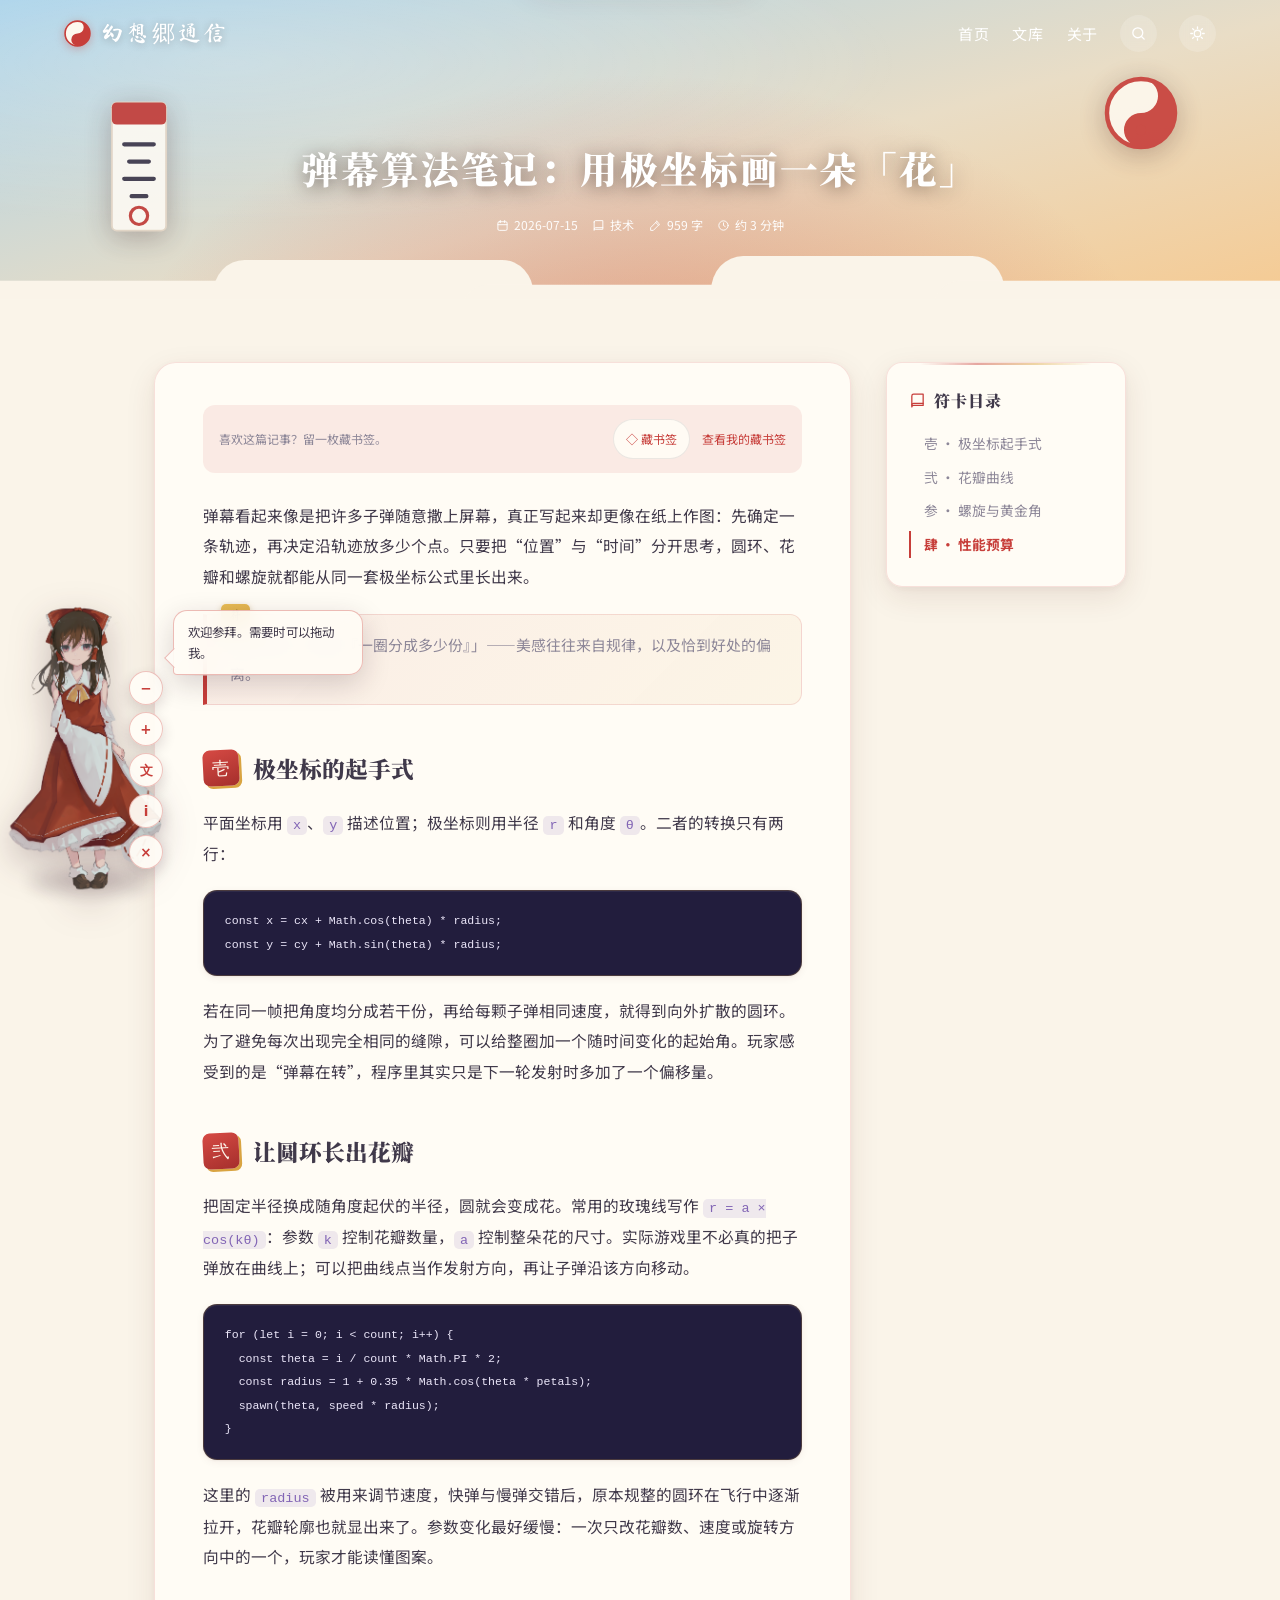
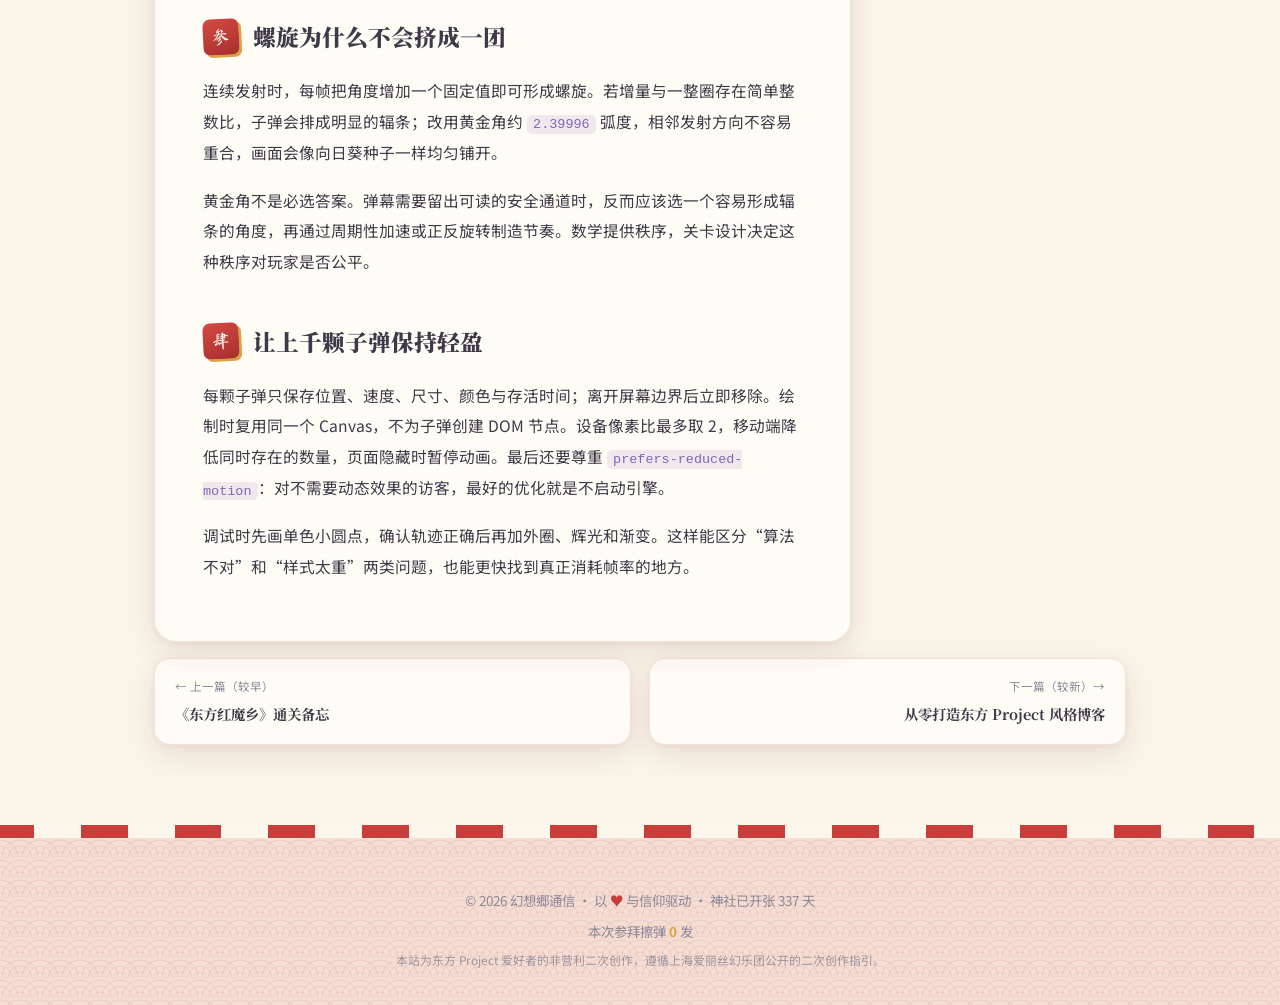
<file: danmaku-math.html>
<!DOCTYPE html>
<html lang="zh-CN" data-theme="day">
<head>
  <meta charset="UTF-8" />
  <meta name="viewport" content="width=device-width, initial-scale=1.0" />
  <title>弹幕算法笔记：用极坐标画一朵「花」 · 幻想郷通信</title>
  <link rel="preconnect" href="https://fonts.googleapis.com" />
  <link rel="preconnect" href="https://fonts.gstatic.com" crossorigin />
  <link href="https://fonts.googleapis.com/css2?family=Ma+Shan+Zheng&family=Noto+Serif+SC:wght@700;900&family=Noto+Sans+SC:wght@400;500;700&display=swap" rel="stylesheet" />
  <link rel="stylesheet" href="./css/style.css" />
  <link rel="icon" href="data:image/svg+xml,<svg xmlns='http://www.w3.org/2000/svg' viewBox='0 0 100 100'><text y='0.9em' font-size='90'>⛩️</text></svg>" />
</head>
<body>
  <div id="loader" aria-hidden="true"><div class="loader-box"><div class="yinyang"></div><div class="loader-text">装填符卡……</div></div></div>
  <canvas id="danmaku-canvas" aria-hidden="true"></canvas>
  <div id="progress-bar" aria-hidden="true"></div>
  <div id="boss-label" aria-hidden="true"><span>BOSS</span><span id="boss-name">「开幕」</span><span id="boss-stars">☆☆☆☆</span></div>

  <nav class="navbar">
    <a class="nav-logo" href="./index.html">
      <svg viewBox="0 0 100 100" aria-hidden="true"><circle cx="50" cy="50" r="46" fill="#fdf8ee" stroke="#c73e3a" stroke-width="6"/><path d="M50 4 a46 46 0 0 1 0 92 a23 23 0 0 1 0 -46 a23 23 0 0 0 0 -46 Z" fill="#c73e3a"/><circle cx="50" cy="27" r="7" fill="#fdf8ee"/><circle cx="50" cy="73" r="7" fill="#c73e3a"/></svg>
      幻想郷通信
    </a>
    <div class="nav-links">
      <a href="./index.html">首页</a><a href="./archive.html">文库</a><a href="./about.html" class="hide-sm">关于</a>
      <button class="icon-btn" data-search-open aria-label="搜索（快捷键 S）"><svg class="icon"><use href="#i-search"/></svg></button>
      <button id="theme-toggle" class="icon-btn" aria-label="昼夜切换（快捷键 D）"><svg class="icon tt-sun"><use href="#i-sun"/></svg><svg class="icon tt-moon"><use href="#i-moon"/></svg></button>
    </div>
  </nav>

  <header class="article-hero">
    <div class="stars" aria-hidden="true"></div>
    <div class="hero-deco d-l" aria-hidden="true"><svg viewBox="0 0 60 130"><rect x="8" y="6" width="44" height="104" rx="4" fill="#fdfaf3" stroke="#e3d5c5" stroke-width="1.5"/><rect x="8" y="6" width="44" height="18" rx="4" fill="#c23a36"/><path d="M18 40 h24 M22 54 h16 M18 68 h24 M24 82 h12" stroke="#3a3448" stroke-width="3.4" stroke-linecap="round"/><circle cx="30" cy="98" r="7" fill="none" stroke="#c23a36" stroke-width="2.6"/></svg></div>
    <div class="hero-deco d-r" aria-hidden="true"><svg viewBox="0 0 100 100"><circle cx="50" cy="50" r="46" fill="#fdf8ee" stroke="#c73e3a" stroke-width="6"/><path d="M50 4 a46 46 0 0 1 0 92 a23 23 0 0 1 0 -46 a23 23 0 0 0 0 -46 Z" fill="#c73e3a"/><circle cx="50" cy="27" r="7" fill="#fdf8ee"/><circle cx="50" cy="73" r="7" fill="#c73e3a"/></svg></div>
    <h1>弹幕算法笔记：用极坐标画一朵「花」</h1>
    <div class="post-meta">
      <span><svg class="icon"><use href="#i-calendar"/></svg>2026-07-15</span>
      <span><svg class="icon"><use href="#i-book"/></svg>技术</span>
      <span><svg class="icon"><use href="#i-pen"/></svg>959 字</span>
      <span><svg class="icon"><use href="#i-clock"/></svg>约 3 分钟</span>
    </div>
    <div class="kasumi" aria-hidden="true"><svg viewBox="0 0 1440 86" preserveAspectRatio="none"><g fill="currentColor"><rect x="-60" y="46" width="420" height="60" rx="30"/><rect x="240" y="24" width="360" height="70" rx="35"/><rect x="520" y="50" width="380" height="56" rx="28"/><rect x="800" y="20" width="330" height="72" rx="36"/><rect x="1050" y="46" width="450" height="60" rx="30"/><rect x="0" y="66" width="1440" height="30"/></g></svg></div>
  </header>

  <div class="article-layout">
    <article class="article-content">
      <p>弹幕看起来像是把许多子弹随意撒上屏幕，真正写起来却更像在纸上作图：先确定一条轨迹，再决定沿轨迹放多少个点。只要把“位置”与“时间”分开思考，圆环、花瓣和螺旋就都能从同一套极坐标公式里长出来。</p>
      <blockquote>符卡宣言：「算符『一圈分成多少份』」——美感往往来自规律，以及恰到好处的偏离。</blockquote>

      <h2 id="polar" data-no="壱" data-sc="极坐标的起手式">极坐标的起手式</h2>
      <p>平面坐标用 <code>x</code>、<code>y</code> 描述位置；极坐标则用半径 <code>r</code> 和角度 <code>θ</code>。二者的转换只有两行：</p>
      <pre><code>const x = cx + Math.cos(theta) * radius;
const y = cy + Math.sin(theta) * radius;</code></pre>
      <p>若在同一帧把角度均分成若干份，再给每颗子弹相同速度，就得到向外扩散的圆环。为了避免每次出现完全相同的缝隙，可以给整圈加一个随时间变化的起始角。玩家感受到的是“弹幕在转”，程序里其实只是下一轮发射时多加了一个偏移量。</p>

      <h2 id="flower" data-no="弐" data-sc="花瓣曲线">让圆环长出花瓣</h2>
      <p>把固定半径换成随角度起伏的半径，圆就会变成花。常用的玫瑰线写作 <code>r = a × cos(kθ)</code>：参数 <code>k</code> 控制花瓣数量，<code>a</code> 控制整朵花的尺寸。实际游戏里不必真的把子弹放在曲线上；可以把曲线点当作发射方向，再让子弹沿该方向移动。</p>
      <pre><code>for (let i = 0; i &lt; count; i++) {
  const theta = i / count * Math.PI * 2;
  const radius = 1 + 0.35 * Math.cos(theta * petals);
  spawn(theta, speed * radius);
}</code></pre>
      <p>这里的 <code>radius</code> 被用来调节速度，快弹与慢弹交错后，原本规整的圆环在飞行中逐渐拉开，花瓣轮廓也就显出来了。参数变化最好缓慢：一次只改花瓣数、速度或旋转方向中的一个，玩家才能读懂图案。</p>

      <h2 id="spiral" data-no="参" data-sc="螺旋与黄金角">螺旋为什么不会挤成一团</h2>
      <p>连续发射时，每帧把角度增加一个固定值即可形成螺旋。若增量与一整圈存在简单整数比，子弹会排成明显的辐条；改用黄金角约 <code>2.39996</code> 弧度，相邻发射方向不容易重合，画面会像向日葵种子一样均匀铺开。</p>
      <p>黄金角不是必选答案。弹幕需要留出可读的安全通道时，反而应该选一个容易形成辐条的角度，再通过周期性加速或正反旋转制造节奏。数学提供秩序，关卡设计决定这种秩序对玩家是否公平。</p>

      <h2 id="budget" data-no="肆" data-sc="性能预算">让上千颗子弹保持轻盈</h2>
      <p>每颗子弹只保存位置、速度、尺寸、颜色与存活时间；离开屏幕边界后立即移除。绘制时复用同一个 Canvas，不为子弹创建 DOM 节点。设备像素比最多取 2，移动端降低同时存在的数量，页面隐藏时暂停动画。最后还要尊重 <code>prefers-reduced-motion</code>：对不需要动态效果的访客，最好的优化就是不启动引擎。</p>
      <p>调试时先画单色小圆点，确认轨迹正确后再加外圈、辉光和渐变。这样能区分“算法不对”和“样式太重”两类问题，也能更快找到真正消耗帧率的地方。</p>
    </article>

    <aside class="toc widget">
      <div class="widget-title"><svg class="icon"><use href="#i-book"/></svg>符卡目录</div>
      <ul class="toc-list">
        <li><a href="#polar">壱 · 极坐标起手式</a></li>
        <li><a href="#flower">弐 · 花瓣曲线</a></li>
        <li><a href="#spiral">参 · 螺旋与黄金角</a></li>
        <li><a href="#budget">肆 · 性能预算</a></li>
      </ul>
    </aside>
  </div>

  <nav class="post-nav" aria-label="上下篇">
    <a href="./eosd-spellcards.html" data-prev><small>← 上一篇（较早）</small>《东方红魔乡》通关备忘</a>
    <a class="next" href="./post.html" data-next><small>下一篇（较新）→</small>从零打造东方 Project 风格博客</a>
  </nav>

  <footer class="footer">
    <p>© 2026 幻想郷通信 · 以 <span class="heart">♥</span> 与信仰驱动 · 神社已开张 <span data-run-days>?</span> 天</p>
    <p>本次参拜擦弹 <b id="graze-num" style="color:var(--gold)">0</b> 发</p>
    <p class="kbd-hint">本站为东方 Project 爱好者的非营利二次创作，遵循上海爱丽丝幻乐团公开的二次创作指引。</p>
  </footer>
  <button id="back-top" aria-label="返回顶部"><span class="bt-num" id="back-top-num">0</span><span class="bt-arrow"><svg class="icon"><use href="#i-up"/></svg></span></button>
  <div id="search-modal" role="dialog" aria-modal="true" aria-label="站内搜索">
    <div class="search-panel"><div class="search-head"><svg class="icon"><use href="#i-search"/></svg><input id="search-input" type="text" placeholder="搜索记事标题 / 标签 / 摘要…" autocomplete="off" /><button class="search-close" aria-label="关闭">ESC <svg class="icon"><use href="#i-close"/></svg></button></div><div id="search-results"></div><div class="search-foot"><span>Enter 打开首条</span><span>Esc 关闭</span><span>数据来自本地索引，无需联网</span></div></div>
  </div>
  <script src="./js/posts-data.js"></script><script src="./js/art.js"></script><script src="./js/danmaku.js"></script><script src="./js/petals.js"></script><script src="./js/main.js"></script>
  <script src="./js/search-dialog.js" data-library="gensokyo"></script>
  <script src="./js/reading-room.js" data-library="gensokyo"></script>
<script src="./js/waifu-pet.js?v=5"></script>
</body>
</html>
</file>
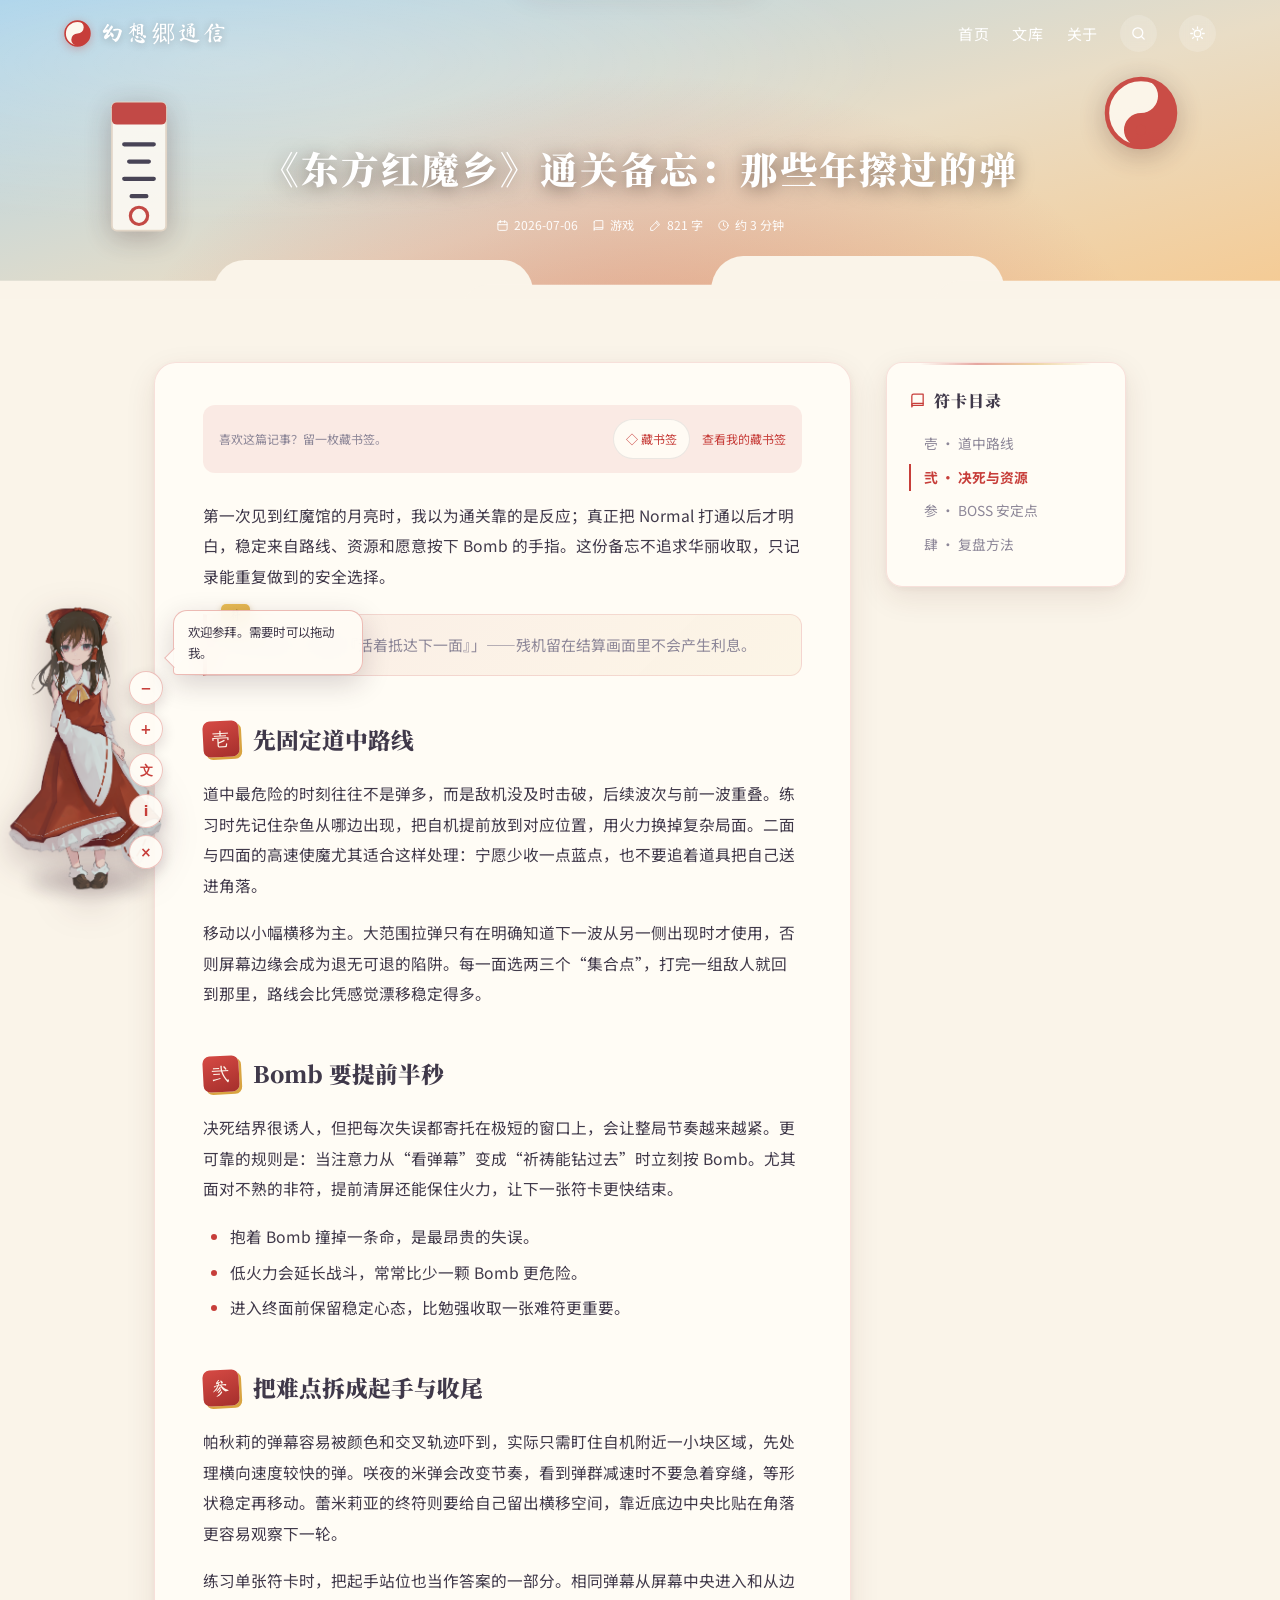
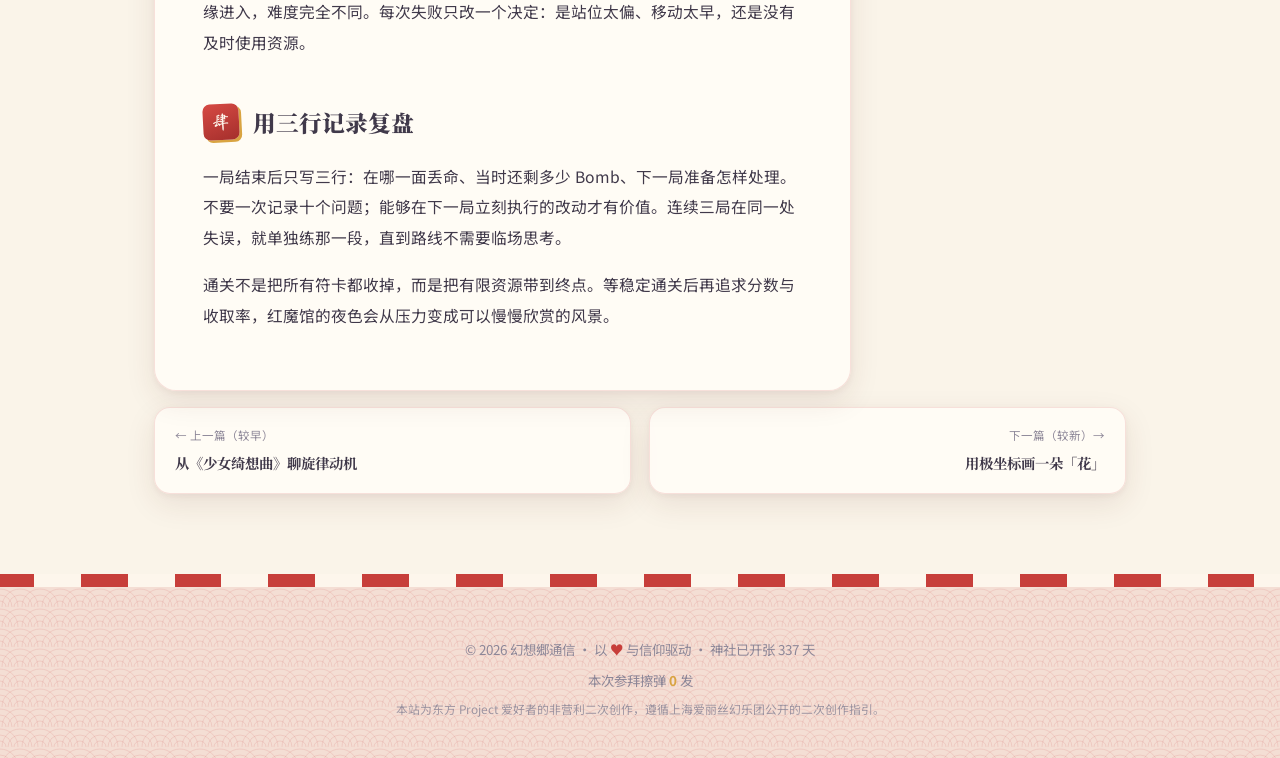
<file: eosd-spellcards.html>
<!DOCTYPE html>
<html lang="zh-CN" data-theme="day">
<head>
  <meta charset="UTF-8" />
  <meta name="viewport" content="width=device-width, initial-scale=1.0" />
  <title>《东方红魔乡》通关备忘：那些年擦过的弹 · 幻想郷通信</title>
  <link rel="preconnect" href="https://fonts.googleapis.com" />
  <link rel="preconnect" href="https://fonts.gstatic.com" crossorigin />
  <link href="https://fonts.googleapis.com/css2?family=Ma+Shan+Zheng&family=Noto+Serif+SC:wght@700;900&family=Noto+Sans+SC:wght@400;500;700&display=swap" rel="stylesheet" />
  <link rel="stylesheet" href="./css/style.css" />
  <link rel="icon" href="data:image/svg+xml,<svg xmlns='http://www.w3.org/2000/svg' viewBox='0 0 100 100'><text y='0.9em' font-size='90'>⛩️</text></svg>" />
</head>
<body>
  <div id="loader" aria-hidden="true"><div class="loader-box"><div class="yinyang"></div><div class="loader-text">装填符卡……</div></div></div>
  <canvas id="danmaku-canvas" aria-hidden="true"></canvas><div id="progress-bar" aria-hidden="true"></div>
  <div id="boss-label" aria-hidden="true"><span>BOSS</span><span id="boss-name">「开幕」</span><span id="boss-stars">☆☆☆☆</span></div>
  <nav class="navbar">
    <a class="nav-logo" href="./index.html"><svg viewBox="0 0 100 100" aria-hidden="true"><circle cx="50" cy="50" r="46" fill="#fdf8ee" stroke="#c73e3a" stroke-width="6"/><path d="M50 4 a46 46 0 0 1 0 92 a23 23 0 0 1 0 -46 a23 23 0 0 0 0 -46 Z" fill="#c73e3a"/><circle cx="50" cy="27" r="7" fill="#fdf8ee"/><circle cx="50" cy="73" r="7" fill="#c73e3a"/></svg>幻想郷通信</a>
    <div class="nav-links"><a href="./index.html">首页</a><a href="./archive.html">文库</a><a href="./about.html" class="hide-sm">关于</a><button class="icon-btn" data-search-open aria-label="搜索（快捷键 S）"><svg class="icon"><use href="#i-search"/></svg></button><button id="theme-toggle" class="icon-btn" aria-label="昼夜切换（快捷键 D）"><svg class="icon tt-sun"><use href="#i-sun"/></svg><svg class="icon tt-moon"><use href="#i-moon"/></svg></button></div>
  </nav>
  <header class="article-hero">
    <div class="stars" aria-hidden="true"></div>
    <div class="hero-deco d-l" aria-hidden="true"><svg viewBox="0 0 60 130"><rect x="8" y="6" width="44" height="104" rx="4" fill="#fdfaf3" stroke="#e3d5c5" stroke-width="1.5"/><rect x="8" y="6" width="44" height="18" rx="4" fill="#c23a36"/><path d="M18 40 h24 M22 54 h16 M18 68 h24 M24 82 h12" stroke="#3a3448" stroke-width="3.4" stroke-linecap="round"/><circle cx="30" cy="98" r="7" fill="none" stroke="#c23a36" stroke-width="2.6"/></svg></div>
    <div class="hero-deco d-r" aria-hidden="true"><svg viewBox="0 0 100 100"><circle cx="50" cy="50" r="46" fill="#fdf8ee" stroke="#c73e3a" stroke-width="6"/><path d="M50 4 a46 46 0 0 1 0 92 a23 23 0 0 1 0 -46 a23 23 0 0 0 0 -46 Z" fill="#c73e3a"/><circle cx="50" cy="27" r="7" fill="#fdf8ee"/><circle cx="50" cy="73" r="7" fill="#c73e3a"/></svg></div>
    <h1>《东方红魔乡》通关备忘：那些年擦过的弹</h1>
    <div class="post-meta"><span><svg class="icon"><use href="#i-calendar"/></svg>2026-07-06</span><span><svg class="icon"><use href="#i-book"/></svg>游戏</span><span><svg class="icon"><use href="#i-pen"/></svg>821 字</span><span><svg class="icon"><use href="#i-clock"/></svg>约 3 分钟</span></div>
    <div class="kasumi" aria-hidden="true"><svg viewBox="0 0 1440 86" preserveAspectRatio="none"><g fill="currentColor"><rect x="-60" y="46" width="420" height="60" rx="30"/><rect x="240" y="24" width="360" height="70" rx="35"/><rect x="520" y="50" width="380" height="56" rx="28"/><rect x="800" y="20" width="330" height="72" rx="36"/><rect x="1050" y="46" width="450" height="60" rx="30"/><rect x="0" y="66" width="1440" height="30"/></g></svg></div>
  </header>
  <div class="article-layout">
    <article class="article-content">
      <p>第一次见到红魔馆的月亮时，我以为通关靠的是反应；真正把 Normal 打通以后才明白，稳定来自路线、资源和愿意按下 Bomb 的手指。这份备忘不追求华丽收取，只记录能重复做到的安全选择。</p>
      <blockquote>符卡宣言：「避弹『活着抵达下一面』」——残机留在结算画面里不会产生利息。</blockquote>

      <h2 id="route" data-no="壱" data-sc="道中路线">先固定道中路线</h2>
      <p>道中最危险的时刻往往不是弹多，而是敌机没及时击破，后续波次与前一波重叠。练习时先记住杂鱼从哪边出现，把自机提前放到对应位置，用火力换掉复杂局面。二面与四面的高速使魔尤其适合这样处理：宁愿少收一点蓝点，也不要追着道具把自己送进角落。</p>
      <p>移动以小幅横移为主。大范围拉弹只有在明确知道下一波从另一侧出现时才使用，否则屏幕边缘会成为退无可退的陷阱。每一面选两三个“集合点”，打完一组敌人就回到那里，路线会比凭感觉漂移稳定得多。</p>

      <h2 id="bomb" data-no="弐" data-sc="决死与资源">Bomb 要提前半秒</h2>
      <p>决死结界很诱人，但把每次失误都寄托在极短的窗口上，会让整局节奏越来越紧。更可靠的规则是：当注意力从“看弹幕”变成“祈祷能钻过去”时立刻按 Bomb。尤其面对不熟的非符，提前清屏还能保住火力，让下一张符卡更快结束。</p>
      <ul>
        <li>抱着 Bomb 撞掉一条命，是最昂贵的失误。</li>
        <li>低火力会延长战斗，常常比少一颗 Bomb 更危险。</li>
        <li>进入终面前保留稳定心态，比勉强收取一张难符更重要。</li>
      </ul>

      <h2 id="boss" data-no="参" data-sc="BOSS 安定点">把难点拆成起手与收尾</h2>
      <p>帕秋莉的弹幕容易被颜色和交叉轨迹吓到，实际只需盯住自机附近一小块区域，先处理横向速度较快的弹。咲夜的米弹会改变节奏，看到弹群减速时不要急着穿缝，等形状稳定再移动。蕾米莉亚的终符则要给自己留出横移空间，靠近底边中央比贴在角落更容易观察下一轮。</p>
      <p>练习单张符卡时，把起手站位也当作答案的一部分。相同弹幕从屏幕中央进入和从边缘进入，难度完全不同。每次失败只改一个决定：是站位太偏、移动太早，还是没有及时使用资源。</p>

      <h2 id="practice" data-no="肆" data-sc="复盘方法">用三行记录复盘</h2>
      <p>一局结束后只写三行：在哪一面丢命、当时还剩多少 Bomb、下一局准备怎样处理。不要一次记录十个问题；能够在下一局立刻执行的改动才有价值。连续三局在同一处失误，就单独练那一段，直到路线不需要临场思考。</p>
      <p>通关不是把所有符卡都收掉，而是把有限资源带到终点。等稳定通关后再追求分数与收取率，红魔馆的夜色会从压力变成可以慢慢欣赏的风景。</p>
    </article>
    <aside class="toc widget"><div class="widget-title"><svg class="icon"><use href="#i-book"/></svg>符卡目录</div><ul class="toc-list"><li><a href="#route">壱 · 道中路线</a></li><li><a href="#bomb">弐 · 决死与资源</a></li><li><a href="#boss">参 · BOSS 安定点</a></li><li><a href="#practice">肆 · 复盘方法</a></li></ul></aside>
  </div>
  <nav class="post-nav" aria-label="上下篇">
    <a href="./touhou-music.html" data-prev><small>← 上一篇（较早）</small>从《少女绮想曲》聊旋律动机</a>
    <a class="next" href="./danmaku-math.html" data-next><small>下一篇（较新）→</small>用极坐标画一朵「花」</a>
  </nav>
  <footer class="footer"><p>© 2026 幻想郷通信 · 以 <span class="heart">♥</span> 与信仰驱动 · 神社已开张 <span data-run-days>?</span> 天</p><p>本次参拜擦弹 <b id="graze-num" style="color:var(--gold)">0</b> 发</p><p class="kbd-hint">本站为东方 Project 爱好者的非营利二次创作，遵循上海爱丽丝幻乐团公开的二次创作指引。</p></footer>
  <button id="back-top" aria-label="返回顶部"><span class="bt-num" id="back-top-num">0</span><span class="bt-arrow"><svg class="icon"><use href="#i-up"/></svg></span></button>
  <div id="search-modal" role="dialog" aria-modal="true" aria-label="站内搜索"><div class="search-panel"><div class="search-head"><svg class="icon"><use href="#i-search"/></svg><input id="search-input" type="text" placeholder="搜索记事标题 / 标签 / 摘要…" autocomplete="off" /><button class="search-close" aria-label="关闭">ESC <svg class="icon"><use href="#i-close"/></svg></button></div><div id="search-results"></div><div class="search-foot"><span>Enter 打开首条</span><span>Esc 关闭</span><span>数据来自本地索引，无需联网</span></div></div></div>
  <script src="./js/posts-data.js"></script><script src="./js/art.js"></script><script src="./js/danmaku.js"></script><script src="./js/petals.js"></script><script src="./js/main.js"></script>
  <script src="./js/search-dialog.js" data-library="gensokyo"></script>
  <script src="./js/reading-room.js" data-library="gensokyo"></script>
<script src="./js/waifu-pet.js?v=5"></script>
</body>
</html>
</file>
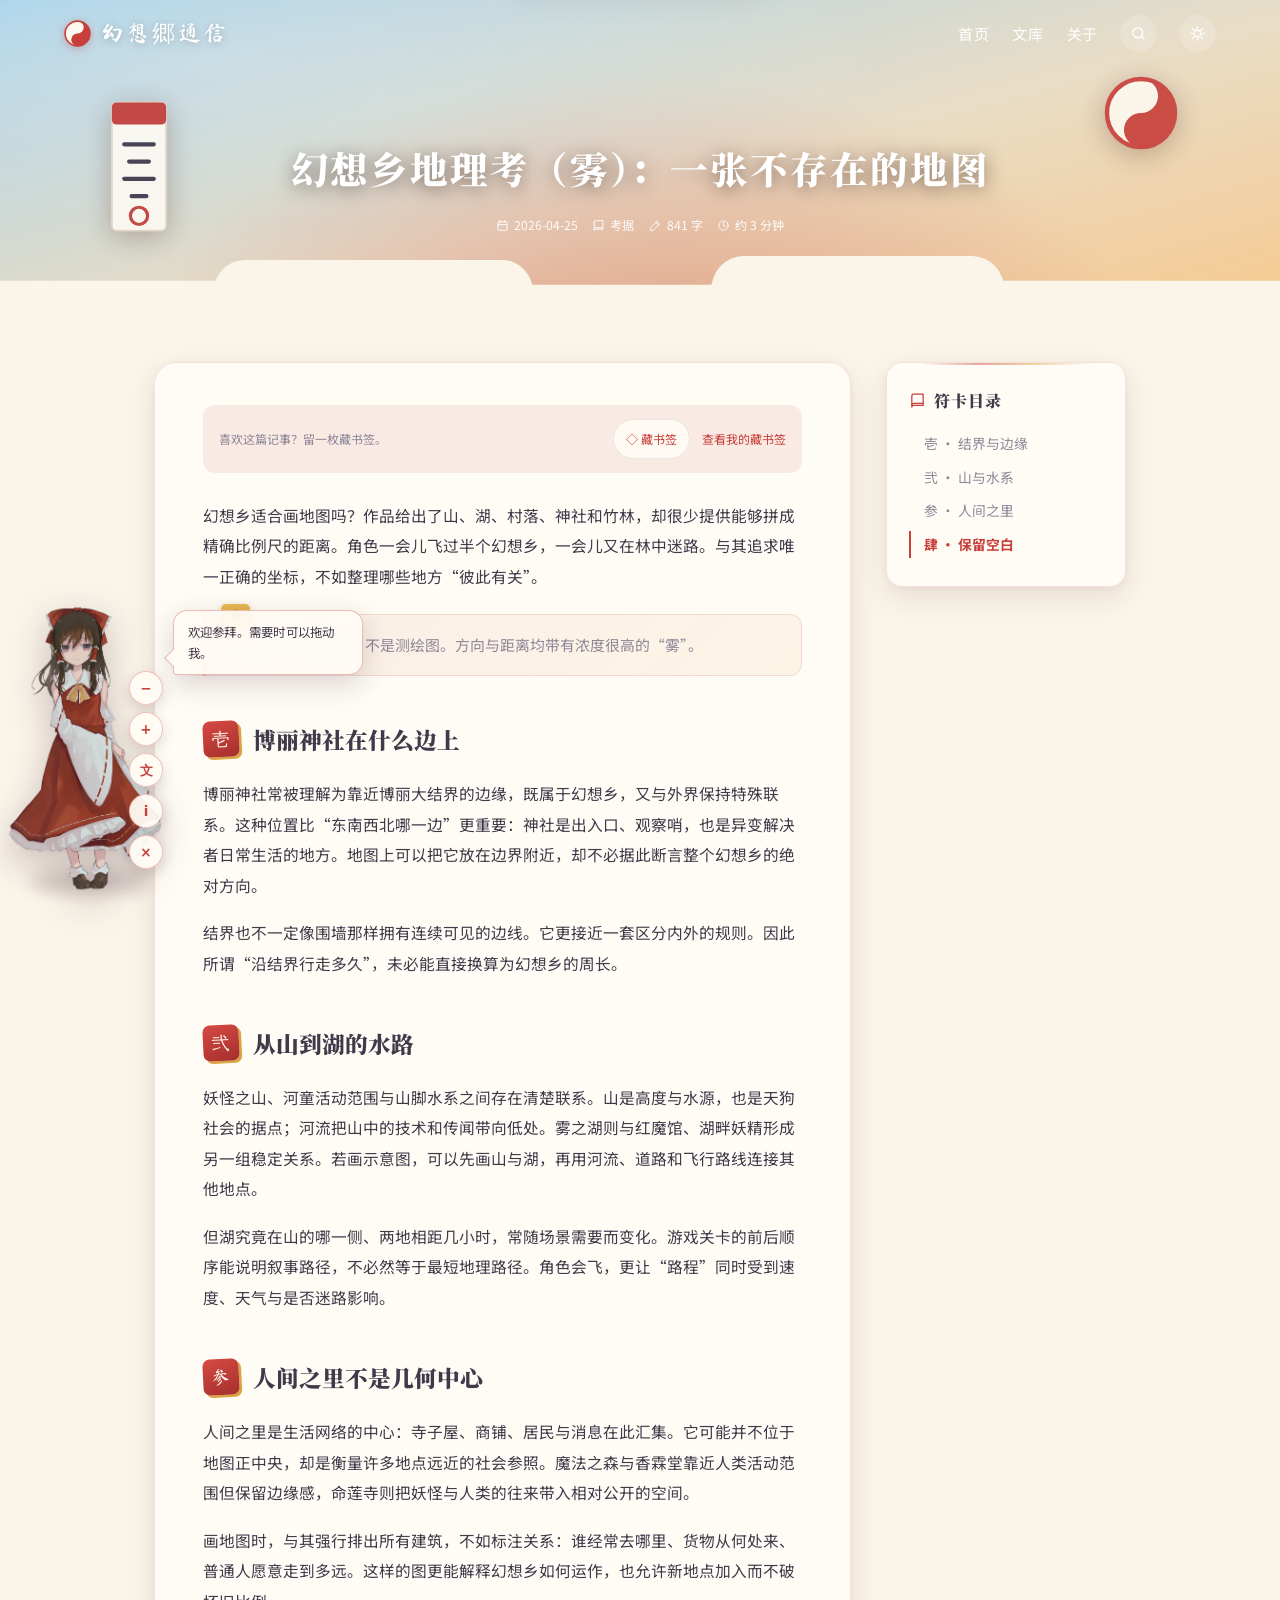
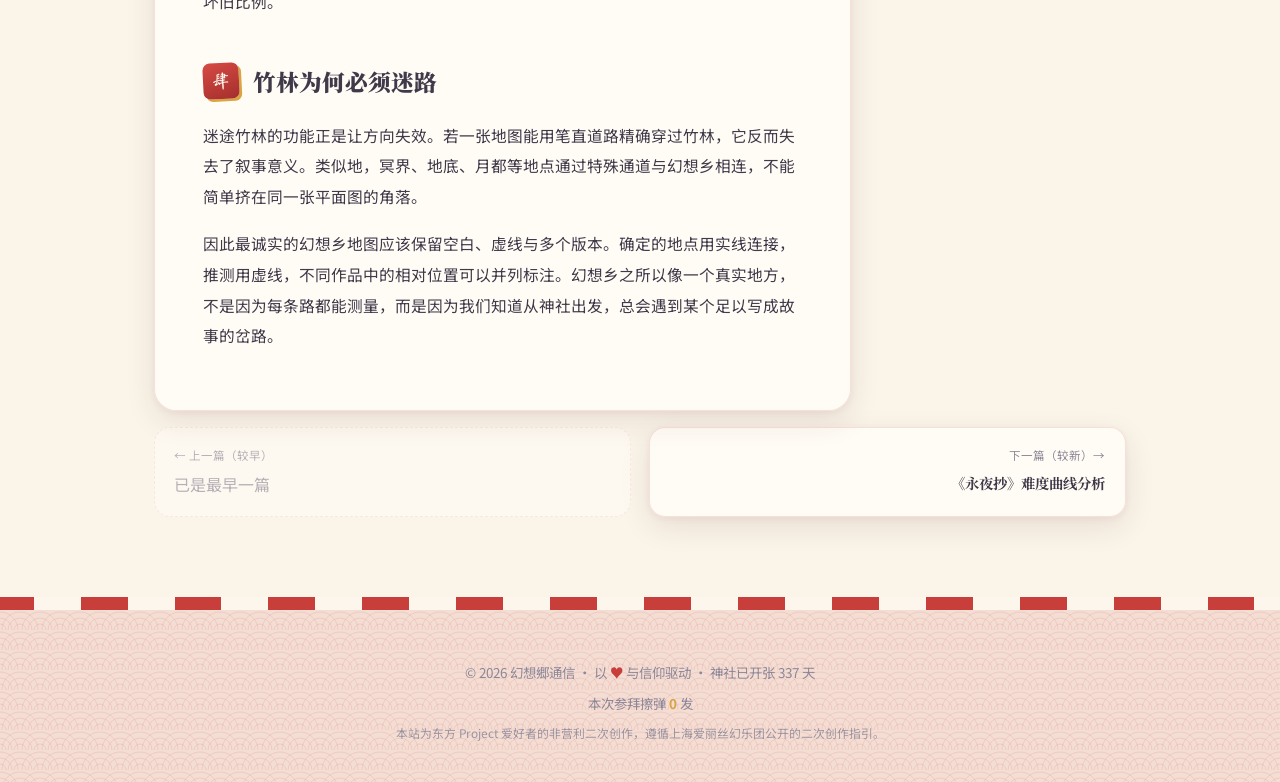
<file: gensokyo-geography.html>
<!DOCTYPE html>
<html lang="zh-CN" data-theme="day">
<head>
  <meta charset="UTF-8" />
  <meta name="viewport" content="width=device-width, initial-scale=1.0" />
  <title>幻想乡地理考（雾）：一张不存在的地图 · 幻想郷通信</title>
  <link rel="preconnect" href="https://fonts.googleapis.com" /><link rel="preconnect" href="https://fonts.gstatic.com" crossorigin />
  <link href="https://fonts.googleapis.com/css2?family=Ma+Shan+Zheng&family=Noto+Serif+SC:wght@700;900&family=Noto+Sans+SC:wght@400;500;700&display=swap" rel="stylesheet" />
  <link rel="stylesheet" href="./css/style.css" />
  <link rel="icon" href="data:image/svg+xml,<svg xmlns='http://www.w3.org/2000/svg' viewBox='0 0 100 100'><text y='0.9em' font-size='90'>⛩️</text></svg>" />
</head>
<body>
  <div id="loader" aria-hidden="true"><div class="loader-box"><div class="yinyang"></div><div class="loader-text">装填符卡……</div></div></div>
  <canvas id="danmaku-canvas" aria-hidden="true"></canvas><div id="progress-bar" aria-hidden="true"></div>
  <div id="boss-label" aria-hidden="true"><span>BOSS</span><span id="boss-name">「开幕」</span><span id="boss-stars">☆☆☆☆</span></div>
  <nav class="navbar">
    <a class="nav-logo" href="./index.html"><svg viewBox="0 0 100 100" aria-hidden="true"><circle cx="50" cy="50" r="46" fill="#fdf8ee" stroke="#c73e3a" stroke-width="6"/><path d="M50 4 a46 46 0 0 1 0 92 a23 23 0 0 1 0 -46 a23 23 0 0 0 0 -46 Z" fill="#c73e3a"/><circle cx="50" cy="27" r="7" fill="#fdf8ee"/><circle cx="50" cy="73" r="7" fill="#c73e3a"/></svg>幻想郷通信</a>
    <div class="nav-links"><a href="./index.html">首页</a><a href="./archive.html">文库</a><a href="./about.html" class="hide-sm">关于</a><button class="icon-btn" data-search-open aria-label="搜索（快捷键 S）"><svg class="icon"><use href="#i-search"/></svg></button><button id="theme-toggle" class="icon-btn" aria-label="昼夜切换（快捷键 D）"><svg class="icon tt-sun"><use href="#i-sun"/></svg><svg class="icon tt-moon"><use href="#i-moon"/></svg></button></div>
  </nav>
  <header class="article-hero">
    <div class="stars" aria-hidden="true"></div>
    <div class="hero-deco d-l" aria-hidden="true"><svg viewBox="0 0 60 130"><rect x="8" y="6" width="44" height="104" rx="4" fill="#fdfaf3" stroke="#e3d5c5" stroke-width="1.5"/><rect x="8" y="6" width="44" height="18" rx="4" fill="#c23a36"/><path d="M18 40 h24 M22 54 h16 M18 68 h24 M24 82 h12" stroke="#3a3448" stroke-width="3.4" stroke-linecap="round"/><circle cx="30" cy="98" r="7" fill="none" stroke="#c23a36" stroke-width="2.6"/></svg></div>
    <div class="hero-deco d-r" aria-hidden="true"><svg viewBox="0 0 100 100"><circle cx="50" cy="50" r="46" fill="#fdf8ee" stroke="#c73e3a" stroke-width="6"/><path d="M50 4 a46 46 0 0 1 0 92 a23 23 0 0 1 0 -46 a23 23 0 0 0 0 -46 Z" fill="#c73e3a"/><circle cx="50" cy="27" r="7" fill="#fdf8ee"/><circle cx="50" cy="73" r="7" fill="#c73e3a"/></svg></div>
    <h1>幻想乡地理考（雾）：一张不存在的地图</h1>
    <div class="post-meta"><span><svg class="icon"><use href="#i-calendar"/></svg>2026-04-25</span><span><svg class="icon"><use href="#i-book"/></svg>考据</span><span><svg class="icon"><use href="#i-pen"/></svg>841 字</span><span><svg class="icon"><use href="#i-clock"/></svg>约 3 分钟</span></div>
    <div class="kasumi" aria-hidden="true"><svg viewBox="0 0 1440 86" preserveAspectRatio="none"><g fill="currentColor"><rect x="-60" y="46" width="420" height="60" rx="30"/><rect x="240" y="24" width="360" height="70" rx="35"/><rect x="520" y="50" width="380" height="56" rx="28"/><rect x="800" y="20" width="330" height="72" rx="36"/><rect x="1050" y="46" width="450" height="60" rx="30"/><rect x="0" y="66" width="1440" height="30"/></g></svg></div>
  </header>
  <div class="article-layout">
    <article class="article-content">
      <p>幻想乡适合画地图吗？作品给出了山、湖、村落、神社和竹林，却很少提供能够拼成精确比例尺的距离。角色一会儿飞过半个幻想乡，一会儿又在林中迷路。与其追求唯一正确的坐标，不如整理哪些地方“彼此有关”。</p>
      <blockquote>本文是一张关系图，不是测绘图。方向与距离均带有浓度很高的“雾”。</blockquote>

      <h2 id="border" data-no="壱" data-sc="结界与边缘">博丽神社在什么边上</h2>
      <p>博丽神社常被理解为靠近博丽大结界的边缘，既属于幻想乡，又与外界保持特殊联系。这种位置比“东南西北哪一边”更重要：神社是出入口、观察哨，也是异变解决者日常生活的地方。地图上可以把它放在边界附近，却不必据此断言整个幻想乡的绝对方向。</p>
      <p>结界也不一定像围墙那样拥有连续可见的边线。它更接近一套区分内外的规则。因此所谓“沿结界行走多久”，未必能直接换算为幻想乡的周长。</p>

      <h2 id="mountain" data-no="弐" data-sc="妖怪之山水系">从山到湖的水路</h2>
      <p>妖怪之山、河童活动范围与山脚水系之间存在清楚联系。山是高度与水源，也是天狗社会的据点；河流把山中的技术和传闻带向低处。雾之湖则与红魔馆、湖畔妖精形成另一组稳定关系。若画示意图，可以先画山与湖，再用河流、道路和飞行路线连接其他地点。</p>
      <p>但湖究竟在山的哪一侧、两地相距几小时，常随场景需要而变化。游戏关卡的前后顺序能说明叙事路径，不必然等于最短地理路径。角色会飞，更让“路程”同时受到速度、天气与是否迷路影响。</p>

      <h2 id="village" data-no="参" data-sc="人间之里的中心性">人间之里不是几何中心</h2>
      <p>人间之里是生活网络的中心：寺子屋、商铺、居民与消息在此汇集。它可能并不位于地图正中央，却是衡量许多地点远近的社会参照。魔法之森与香霖堂靠近人类活动范围但保留边缘感，命莲寺则把妖怪与人类的往来带入相对公开的空间。</p>
      <p>画地图时，与其强行排出所有建筑，不如标注关系：谁经常去哪里、货物从何处来、普通人愿意走到多远。这样的图更能解释幻想乡如何运作，也允许新地点加入而不破坏旧比例。</p>

      <h2 id="uncertain" data-no="肆" data-sc="保留地图空白">竹林为何必须迷路</h2>
      <p>迷途竹林的功能正是让方向失效。若一张地图能用笔直道路精确穿过竹林，它反而失去了叙事意义。类似地，冥界、地底、月都等地点通过特殊通道与幻想乡相连，不能简单挤在同一张平面图的角落。</p>
      <p>因此最诚实的幻想乡地图应该保留空白、虚线与多个版本。确定的地点用实线连接，推测用虚线，不同作品中的相对位置可以并列标注。幻想乡之所以像一个真实地方，不是因为每条路都能测量，而是因为我们知道从神社出发，总会遇到某个足以写成故事的岔路。</p>
    </article>
    <aside class="toc widget"><div class="widget-title"><svg class="icon"><use href="#i-book"/></svg>符卡目录</div><ul class="toc-list"><li><a href="#border">壱 · 结界与边缘</a></li><li><a href="#mountain">弐 · 山与水系</a></li><li><a href="#village">参 · 人间之里</a></li><li><a href="#uncertain">肆 · 保留空白</a></li></ul></aside>
  </div>
  <nav class="post-nav" aria-label="上下篇"><span class="nav-empty" aria-disabled="true"><small>← 上一篇（较早）</small>已是最早一篇</span><a class="next" href="./in-difficulty.html" data-next><small>下一篇（较新）→</small>《永夜抄》难度曲线分析</a></nav>
  <footer class="footer"><p>© 2026 幻想郷通信 · 以 <span class="heart">♥</span> 与信仰驱动 · 神社已开张 <span data-run-days>?</span> 天</p><p>本次参拜擦弹 <b id="graze-num" style="color:var(--gold)">0</b> 发</p><p class="kbd-hint">本站为东方 Project 爱好者的非营利二次创作，遵循上海爱丽丝幻乐团公开的二次创作指引。</p></footer>
  <button id="back-top" aria-label="返回顶部"><span class="bt-num" id="back-top-num">0</span><span class="bt-arrow"><svg class="icon"><use href="#i-up"/></svg></span></button>
  <div id="search-modal" role="dialog" aria-modal="true" aria-label="站内搜索"><div class="search-panel"><div class="search-head"><svg class="icon"><use href="#i-search"/></svg><input id="search-input" type="text" placeholder="搜索记事标题 / 标签 / 摘要…" autocomplete="off" /><button class="search-close" aria-label="关闭">ESC <svg class="icon"><use href="#i-close"/></svg></button></div><div id="search-results"></div><div class="search-foot"><span>Enter 打开首条</span><span>Esc 关闭</span><span>数据来自本地索引，无需联网</span></div></div></div>
  <script src="./js/posts-data.js"></script><script src="./js/art.js"></script><script src="./js/danmaku.js"></script><script src="./js/petals.js"></script><script src="./js/main.js"></script>
  <script src="./js/search-dialog.js" data-library="gensokyo"></script>
  <script src="./js/reading-room.js" data-library="gensokyo"></script>
<script src="./js/waifu-pet.js?v=5"></script>
</body>
</html>
</file>
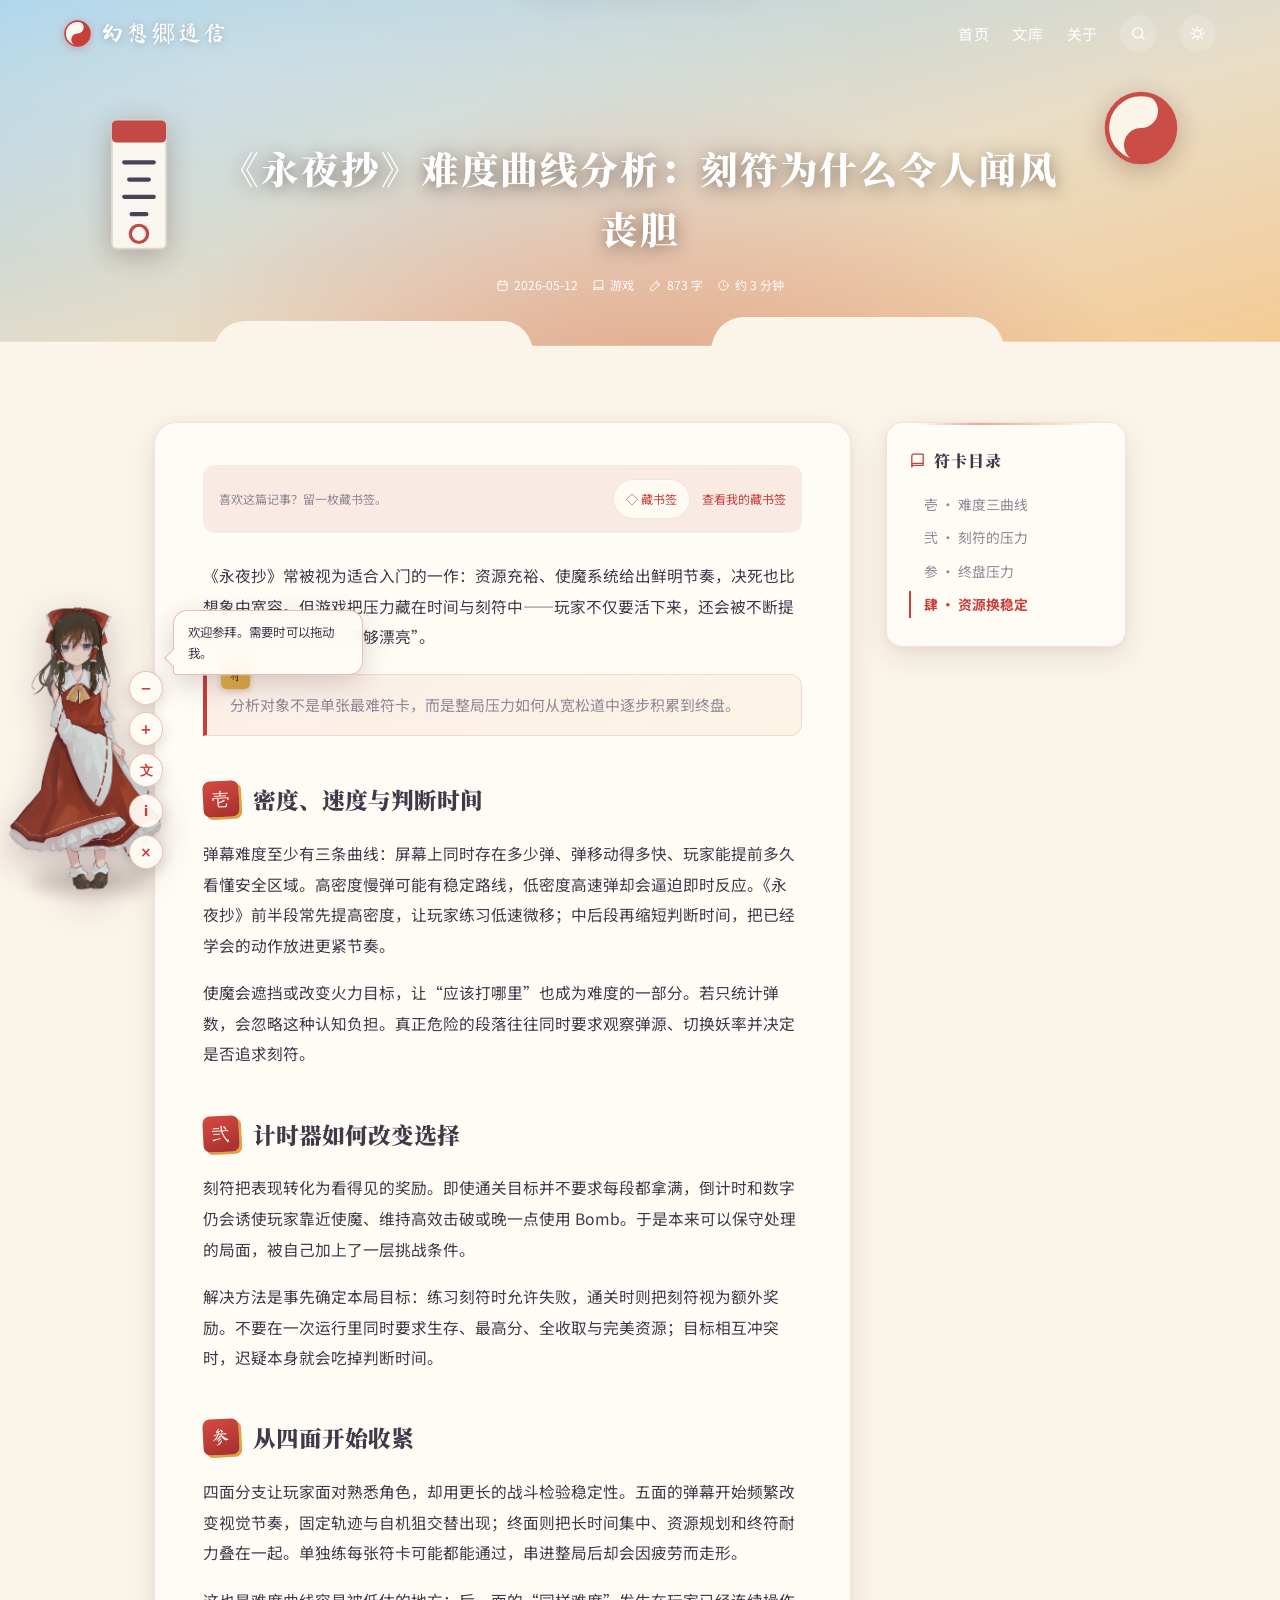
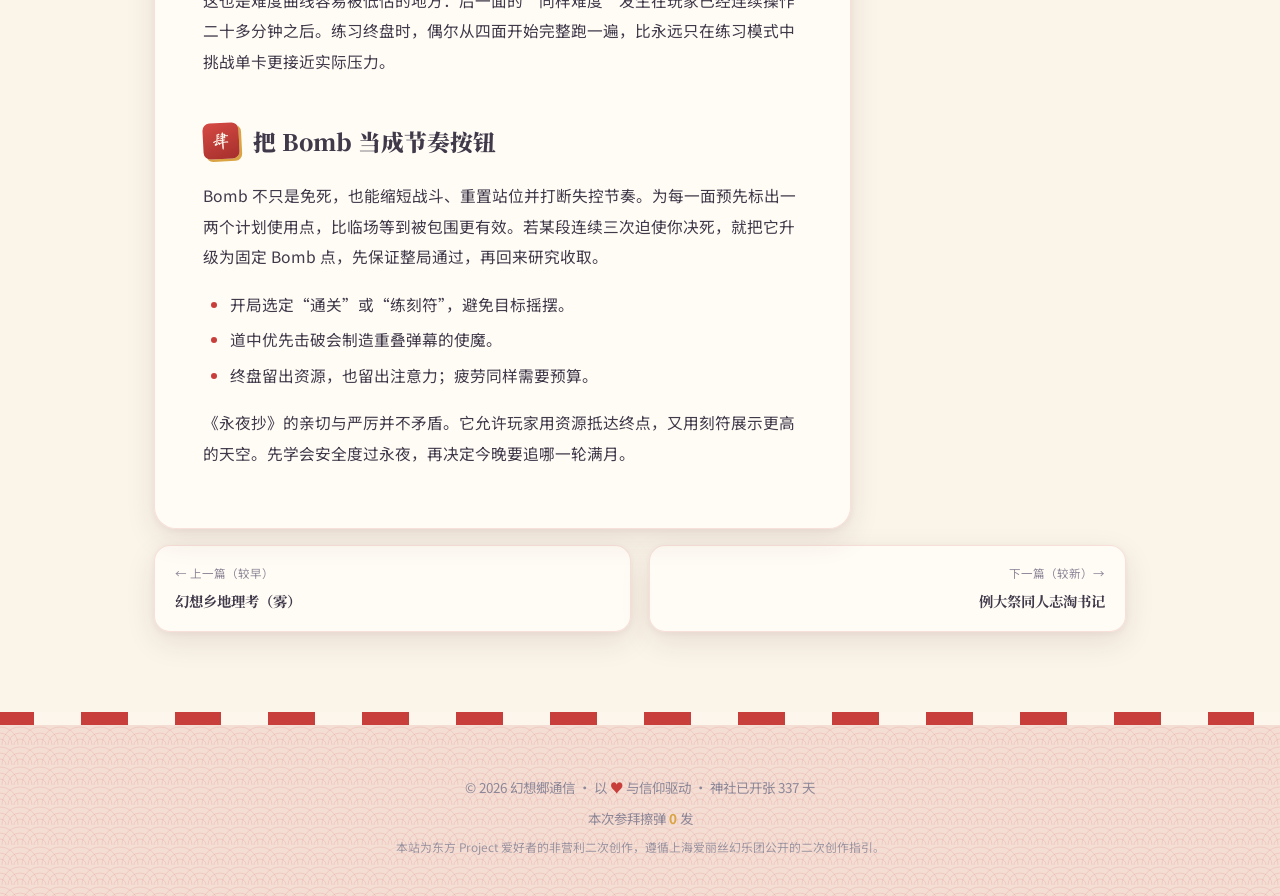
<file: in-difficulty.html>
<!DOCTYPE html>
<html lang="zh-CN" data-theme="day">
<head>
  <meta charset="UTF-8" />
  <meta name="viewport" content="width=device-width, initial-scale=1.0" />
  <title>《永夜抄》难度曲线分析：刻符为什么令人闻风丧胆 · 幻想郷通信</title>
  <link rel="preconnect" href="https://fonts.googleapis.com" /><link rel="preconnect" href="https://fonts.gstatic.com" crossorigin />
  <link href="https://fonts.googleapis.com/css2?family=Ma+Shan+Zheng&family=Noto+Serif+SC:wght@700;900&family=Noto+Sans+SC:wght@400;500;700&display=swap" rel="stylesheet" />
  <link rel="stylesheet" href="./css/style.css" />
  <link rel="icon" href="data:image/svg+xml,<svg xmlns='http://www.w3.org/2000/svg' viewBox='0 0 100 100'><text y='0.9em' font-size='90'>⛩️</text></svg>" />
</head>
<body>
  <div id="loader" aria-hidden="true"><div class="loader-box"><div class="yinyang"></div><div class="loader-text">装填符卡……</div></div></div>
  <canvas id="danmaku-canvas" aria-hidden="true"></canvas><div id="progress-bar" aria-hidden="true"></div>
  <div id="boss-label" aria-hidden="true"><span>BOSS</span><span id="boss-name">「开幕」</span><span id="boss-stars">☆☆☆☆</span></div>
  <nav class="navbar">
    <a class="nav-logo" href="./index.html"><svg viewBox="0 0 100 100" aria-hidden="true"><circle cx="50" cy="50" r="46" fill="#fdf8ee" stroke="#c73e3a" stroke-width="6"/><path d="M50 4 a46 46 0 0 1 0 92 a23 23 0 0 1 0 -46 a23 23 0 0 0 0 -46 Z" fill="#c73e3a"/><circle cx="50" cy="27" r="7" fill="#fdf8ee"/><circle cx="50" cy="73" r="7" fill="#c73e3a"/></svg>幻想郷通信</a>
    <div class="nav-links"><a href="./index.html">首页</a><a href="./archive.html">文库</a><a href="./about.html" class="hide-sm">关于</a><button class="icon-btn" data-search-open aria-label="搜索（快捷键 S）"><svg class="icon"><use href="#i-search"/></svg></button><button id="theme-toggle" class="icon-btn" aria-label="昼夜切换（快捷键 D）"><svg class="icon tt-sun"><use href="#i-sun"/></svg><svg class="icon tt-moon"><use href="#i-moon"/></svg></button></div>
  </nav>
  <header class="article-hero">
    <div class="stars" aria-hidden="true"></div>
    <div class="hero-deco d-l" aria-hidden="true"><svg viewBox="0 0 60 130"><rect x="8" y="6" width="44" height="104" rx="4" fill="#fdfaf3" stroke="#e3d5c5" stroke-width="1.5"/><rect x="8" y="6" width="44" height="18" rx="4" fill="#c23a36"/><path d="M18 40 h24 M22 54 h16 M18 68 h24 M24 82 h12" stroke="#3a3448" stroke-width="3.4" stroke-linecap="round"/><circle cx="30" cy="98" r="7" fill="none" stroke="#c23a36" stroke-width="2.6"/></svg></div>
    <div class="hero-deco d-r" aria-hidden="true"><svg viewBox="0 0 100 100"><circle cx="50" cy="50" r="46" fill="#fdf8ee" stroke="#c73e3a" stroke-width="6"/><path d="M50 4 a46 46 0 0 1 0 92 a23 23 0 0 1 0 -46 a23 23 0 0 0 0 -46 Z" fill="#c73e3a"/><circle cx="50" cy="27" r="7" fill="#fdf8ee"/><circle cx="50" cy="73" r="7" fill="#c73e3a"/></svg></div>
    <h1>《永夜抄》难度曲线分析：刻符为什么令人闻风丧胆</h1>
    <div class="post-meta"><span><svg class="icon"><use href="#i-calendar"/></svg>2026-05-12</span><span><svg class="icon"><use href="#i-book"/></svg>游戏</span><span><svg class="icon"><use href="#i-pen"/></svg>873 字</span><span><svg class="icon"><use href="#i-clock"/></svg>约 3 分钟</span></div>
    <div class="kasumi" aria-hidden="true"><svg viewBox="0 0 1440 86" preserveAspectRatio="none"><g fill="currentColor"><rect x="-60" y="46" width="420" height="60" rx="30"/><rect x="240" y="24" width="360" height="70" rx="35"/><rect x="520" y="50" width="380" height="56" rx="28"/><rect x="800" y="20" width="330" height="72" rx="36"/><rect x="1050" y="46" width="450" height="60" rx="30"/><rect x="0" y="66" width="1440" height="30"/></g></svg></div>
  </header>
  <div class="article-layout">
    <article class="article-content">
      <p>《永夜抄》常被视为适合入门的一作：资源充裕、使魔系统给出鲜明节奏，决死也比想象中宽容。但游戏把压力藏在时间与刻符中——玩家不仅要活下来，还会被不断提醒“这一轮是否打得足够漂亮”。</p>
      <blockquote>分析对象不是单张最难符卡，而是整局压力如何从宽松道中逐步积累到终盘。</blockquote>

      <h2 id="curve" data-no="壱" data-sc="难度的三条曲线">密度、速度与判断时间</h2>
      <p>弹幕难度至少有三条曲线：屏幕上同时存在多少弹、弹移动得多快、玩家能提前多久看懂安全区域。高密度慢弹可能有稳定路线，低密度高速弹却会逼迫即时反应。《永夜抄》前半段常先提高密度，让玩家练习低速微移；中后段再缩短判断时间，把已经学会的动作放进更紧节奏。</p>
      <p>使魔会遮挡或改变火力目标，让“应该打哪里”也成为难度的一部分。若只统计弹数，会忽略这种认知负担。真正危险的段落往往同时要求观察弹源、切换妖率并决定是否追求刻符。</p>

      <h2 id="time" data-no="弐" data-sc="刻符的心理压力">计时器如何改变选择</h2>
      <p>刻符把表现转化为看得见的奖励。即使通关目标并不要求每段都拿满，倒计时和数字仍会诱使玩家靠近使魔、维持高效击破或晚一点使用 Bomb。于是本来可以保守处理的局面，被自己加上了一层挑战条件。</p>
      <p>解决方法是事先确定本局目标：练习刻符时允许失败，通关时则把刻符视为额外奖励。不要在一次运行里同时要求生存、最高分、全收取与完美资源；目标相互冲突时，迟疑本身就会吃掉判断时间。</p>

      <h2 id="stages" data-no="参" data-sc="终盘的压力叠加">从四面开始收紧</h2>
      <p>四面分支让玩家面对熟悉角色，却用更长的战斗检验稳定性。五面的弹幕开始频繁改变视觉节奏，固定轨迹与自机狙交替出现；终面则把长时间集中、资源规划和终符耐力叠在一起。单独练每张符卡可能都能通过，串进整局后却会因疲劳而走形。</p>
      <p>这也是难度曲线容易被低估的地方：后一面的“同样难度”发生在玩家已经连续操作二十多分钟之后。练习终盘时，偶尔从四面开始完整跑一遍，比永远只在练习模式中挑战单卡更接近实际压力。</p>

      <h2 id="strategy" data-no="肆" data-sc="资源换稳定">把 Bomb 当成节奏按钮</h2>
      <p>Bomb 不只是免死，也能缩短战斗、重置站位并打断失控节奏。为每一面预先标出一两个计划使用点，比临场等到被包围更有效。若某段连续三次迫使你决死，就把它升级为固定 Bomb 点，先保证整局通过，再回来研究收取。</p>
      <ul>
        <li>开局选定“通关”或“练刻符”，避免目标摇摆。</li>
        <li>道中优先击破会制造重叠弹幕的使魔。</li>
        <li>终盘留出资源，也留出注意力；疲劳同样需要预算。</li>
      </ul>
      <p>《永夜抄》的亲切与严厉并不矛盾。它允许玩家用资源抵达终点，又用刻符展示更高的天空。先学会安全度过永夜，再决定今晚要追哪一轮满月。</p>
    </article>
    <aside class="toc widget"><div class="widget-title"><svg class="icon"><use href="#i-book"/></svg>符卡目录</div><ul class="toc-list"><li><a href="#curve">壱 · 难度三曲线</a></li><li><a href="#time">弐 · 刻符的压力</a></li><li><a href="#stages">参 · 终盘压力</a></li><li><a href="#strategy">肆 · 资源换稳定</a></li></ul></aside>
  </div>
  <nav class="post-nav" aria-label="上下篇"><a href="./gensokyo-geography.html" data-prev><small>← 上一篇（较早）</small>幻想乡地理考（雾）</a><a class="next" href="./reitaisai-diary.html" data-next><small>下一篇（较新）→</small>例大祭同人志淘书记</a></nav>
  <footer class="footer"><p>© 2026 幻想郷通信 · 以 <span class="heart">♥</span> 与信仰驱动 · 神社已开张 <span data-run-days>?</span> 天</p><p>本次参拜擦弹 <b id="graze-num" style="color:var(--gold)">0</b> 发</p><p class="kbd-hint">本站为东方 Project 爱好者的非营利二次创作，遵循上海爱丽丝幻乐团公开的二次创作指引。</p></footer>
  <button id="back-top" aria-label="返回顶部"><span class="bt-num" id="back-top-num">0</span><span class="bt-arrow"><svg class="icon"><use href="#i-up"/></svg></span></button>
  <div id="search-modal" role="dialog" aria-modal="true" aria-label="站内搜索"><div class="search-panel"><div class="search-head"><svg class="icon"><use href="#i-search"/></svg><input id="search-input" type="text" placeholder="搜索记事标题 / 标签 / 摘要…" autocomplete="off" /><button class="search-close" aria-label="关闭">ESC <svg class="icon"><use href="#i-close"/></svg></button></div><div id="search-results"></div><div class="search-foot"><span>Enter 打开首条</span><span>Esc 关闭</span><span>数据来自本地索引，无需联网</span></div></div></div>
  <script src="./js/posts-data.js"></script><script src="./js/art.js"></script><script src="./js/danmaku.js"></script><script src="./js/petals.js"></script><script src="./js/main.js"></script>
  <script src="./js/search-dialog.js" data-library="gensokyo"></script>
  <script src="./js/reading-room.js" data-library="gensokyo"></script>
<script src="./js/waifu-pet.js?v=5"></script>
</body>
</html>
</file>
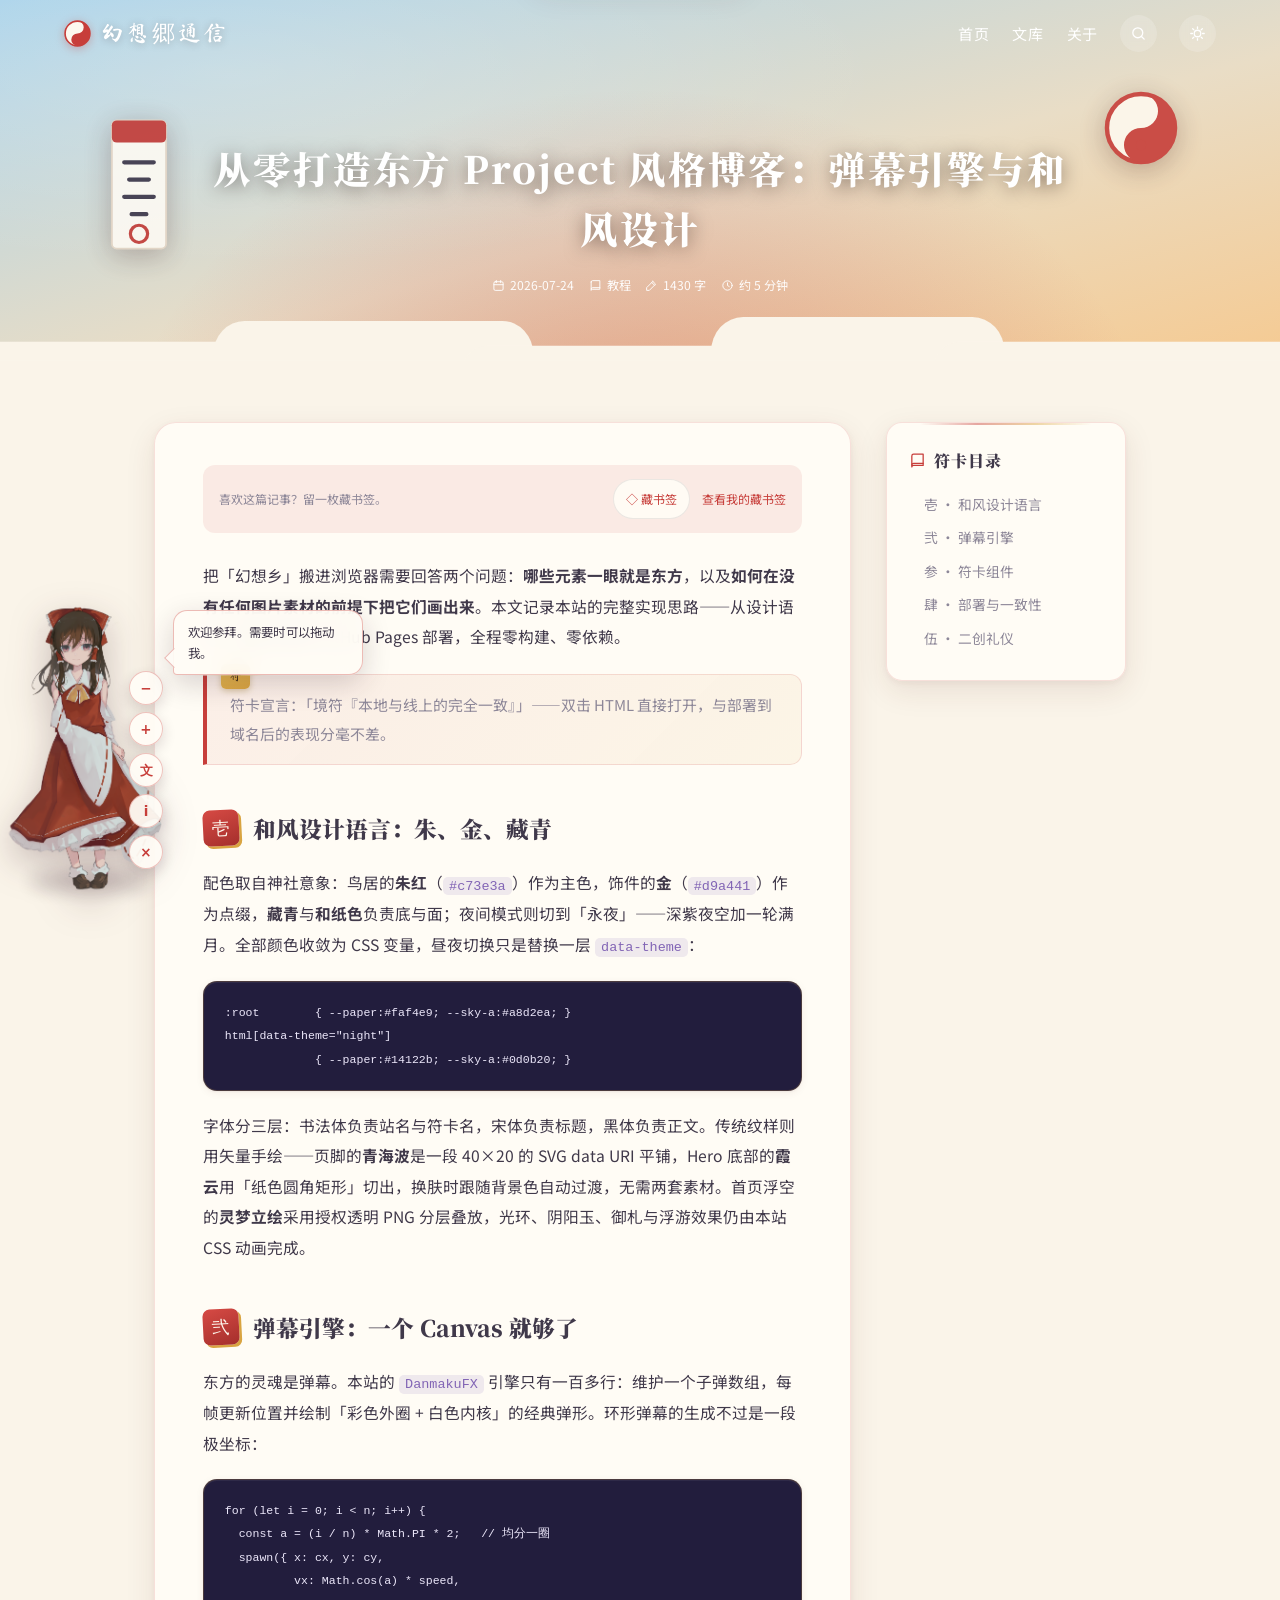
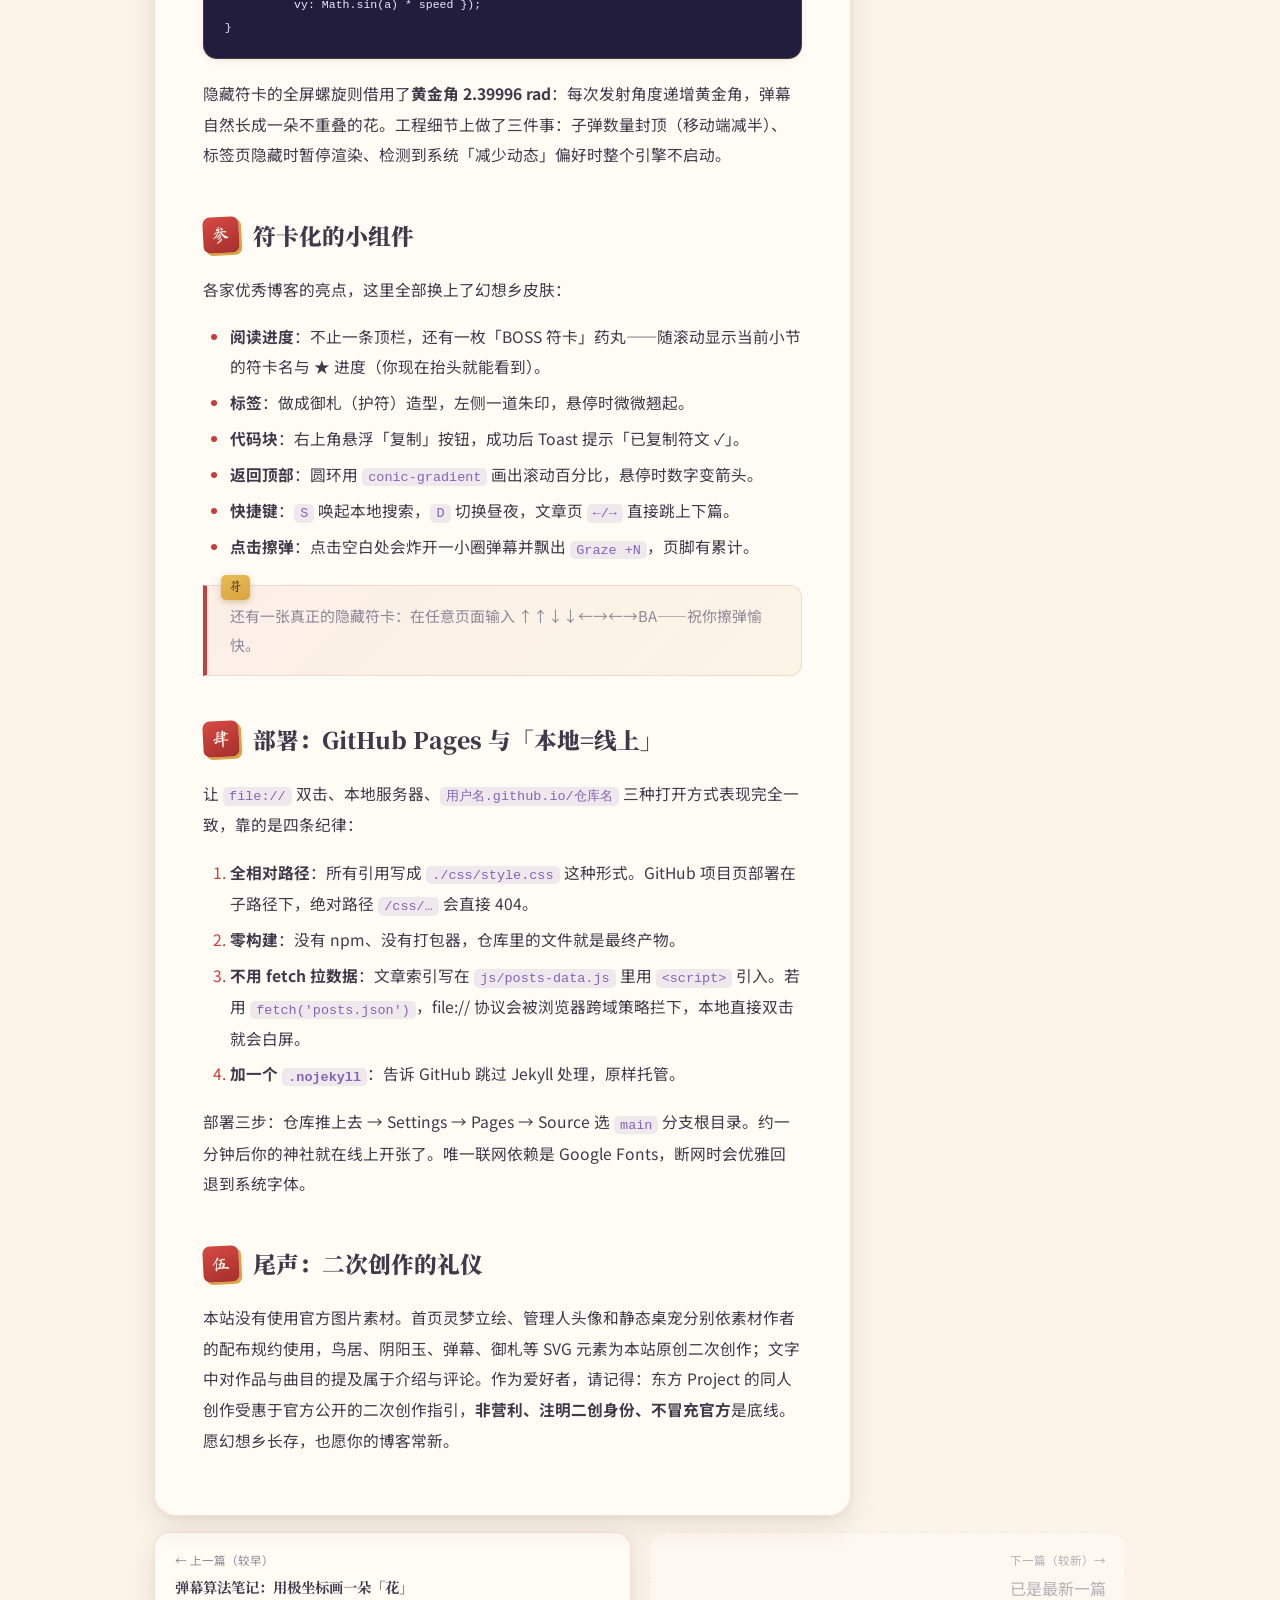
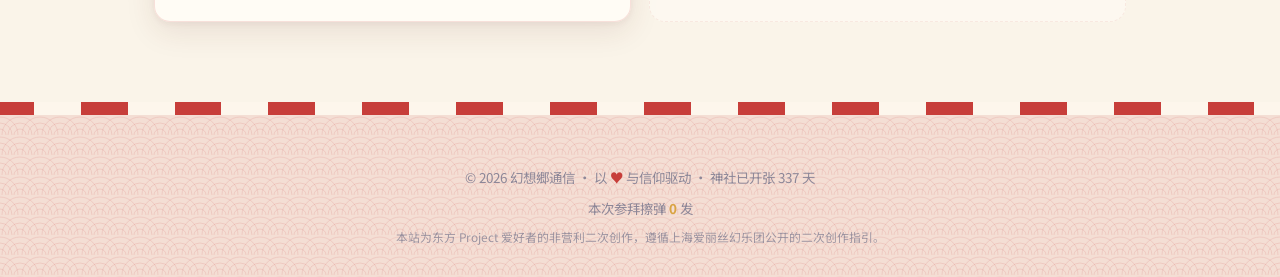
<file: post.html>
<!DOCTYPE html>
<html lang="zh-CN" data-theme="day">
<head>
  <meta charset="UTF-8" />
  <meta name="viewport" content="width=device-width, initial-scale=1.0" />
  <title>从零打造东方 Project 风格博客 · 幻想郷通信</title>
  <link rel="preconnect" href="https://fonts.googleapis.com" />
  <link rel="preconnect" href="https://fonts.gstatic.com" crossorigin />
  <link href="https://fonts.googleapis.com/css2?family=Ma+Shan+Zheng&family=Noto+Serif+SC:wght@700;900&family=Noto+Sans+SC:wght@400;500;700&display=swap" rel="stylesheet" />
  <link rel="stylesheet" href="./css/style.css" />
  <link rel="icon" href="data:image/svg+xml,<svg xmlns='http://www.w3.org/2000/svg' viewBox='0 0 100 100'><text y='0.9em' font-size='90'>⛩️</text></svg>" />
</head>
<body>
  <div id="loader" aria-hidden="true"><div class="loader-box"><div class="yinyang"></div><div class="loader-text">装填符卡……</div></div></div>
  <canvas id="danmaku-canvas" aria-hidden="true"></canvas>
  <div id="progress-bar" aria-hidden="true"></div>

  <!-- 阅读进度 · BOSS 符卡条 -->
  <div id="boss-label" aria-hidden="true">
    <span>BOSS</span><span id="boss-name">「开幕」</span><span id="boss-stars">☆☆☆☆☆</span>
  </div>

  <nav class="navbar">
    <a class="nav-logo" href="./index.html">
      <svg viewBox="0 0 100 100" aria-hidden="true"><circle cx="50" cy="50" r="46" fill="#fdf8ee" stroke="#c73e3a" stroke-width="6"/><path d="M50 4 a46 46 0 0 1 0 92 a23 23 0 0 1 0 -46 a23 23 0 0 0 0 -46 Z" fill="#c73e3a"/><circle cx="50" cy="27" r="7" fill="#fdf8ee"/><circle cx="50" cy="73" r="7" fill="#c73e3a"/></svg>
      幻想郷通信
    </a>
    <div class="nav-links">
      <a href="./index.html">首页</a>
      <a href="./archive.html">文库</a>
      <a href="./about.html" class="hide-sm">关于</a>
      <button class="icon-btn" data-search-open aria-label="搜索（快捷键 S）"><svg class="icon"><use href="#i-search"/></svg></button>
      <button id="theme-toggle" class="icon-btn" aria-label="昼夜切换（快捷键 D）">
        <svg class="icon tt-sun"><use href="#i-sun"/></svg>
        <svg class="icon tt-moon"><use href="#i-moon"/></svg>
      </button>
    </div>
  </nav>

  <header class="article-hero">
    <div class="stars" aria-hidden="true"></div>
    <div class="hero-deco d-l" aria-hidden="true">
      <svg viewBox="0 0 60 130">
        <rect x="8" y="6" width="44" height="104" rx="4" fill="#fdfaf3" stroke="#e3d5c5" stroke-width="1.5"/>
        <rect x="8" y="6" width="44" height="18" rx="4" fill="#c23a36"/>
        <path d="M18 40 h24 M22 54 h16 M18 68 h24 M24 82 h12" stroke="#3a3448" stroke-width="3.4" stroke-linecap="round"/>
        <circle cx="30" cy="98" r="7" fill="none" stroke="#c23a36" stroke-width="2.6"/>
      </svg>
    </div>
    <div class="hero-deco d-r" aria-hidden="true">
      <svg viewBox="0 0 100 100">
        <circle cx="50" cy="50" r="46" fill="#fdf8ee" stroke="#c73e3a" stroke-width="6"/>
        <path d="M50 4 a46 46 0 0 1 0 92 a23 23 0 0 1 0 -46 a23 23 0 0 0 0 -46 Z" fill="#c73e3a"/>
        <circle cx="50" cy="27" r="7" fill="#fdf8ee"/><circle cx="50" cy="73" r="7" fill="#c73e3a"/>
      </svg>
    </div>
    <h1>从零打造东方 Project 风格博客：弹幕引擎与和风设计</h1>
    <div class="post-meta">
      <span><svg class="icon"><use href="#i-calendar"/></svg>2026-07-24</span>
      <span><svg class="icon"><use href="#i-book"/></svg>教程</span>
      <span><svg class="icon"><use href="#i-pen"/></svg>1430 字</span>
      <span><svg class="icon"><use href="#i-clock"/></svg>约 5 分钟</span>
    </div>
    <div class="kasumi" aria-hidden="true">
      <svg viewBox="0 0 1440 86" preserveAspectRatio="none"><g fill="currentColor"><rect x="-60" y="46" width="420" height="60" rx="30"/><rect x="240" y="24" width="360" height="70" rx="35"/><rect x="520" y="50" width="380" height="56" rx="28"/><rect x="800" y="20" width="330" height="72" rx="36"/><rect x="1050" y="46" width="450" height="60" rx="30"/><rect x="0" y="66" width="1440" height="30"/></g></svg>
    </div>
  </header>

  <div class="article-layout">
    <article class="article-content">
      <p>把「幻想乡」搬进浏览器需要回答两个问题：<b>哪些元素一眼就是东方</b>，以及<b>如何在没有任何图片素材的前提下把它们画出来</b>。本文记录本站的完整实现思路——从设计语言、弹幕引擎到 GitHub Pages 部署，全程零构建、零依赖。</p>

      <blockquote>符卡宣言：「境符『本地与线上的完全一致』」——双击 HTML 直接打开，与部署到域名后的表现分毫不差。</blockquote>

      <h2 id="design" data-no="壱" data-sc="和风设计语言">和风设计语言：朱、金、藏青</h2>
      <p>配色取自神社意象：鸟居的<b>朱红</b>（<code>#c73e3a</code>）作为主色，饰件的<b>金</b>（<code>#d9a441</code>）作为点缀，<b>藏青</b>与<b>和纸色</b>负责底与面；夜间模式则切到「永夜」——深紫夜空加一轮满月。全部颜色收敛为 CSS 变量，昼夜切换只是替换一层 <code>data-theme</code>：</p>
      <pre><code>:root        { --paper:#faf4e9; --sky-a:#a8d2ea; }
html[data-theme="night"]
             { --paper:#14122b; --sky-a:#0d0b20; }</code></pre>
      <p>字体分三层：书法体负责站名与符卡名，宋体负责标题，黑体负责正文。传统纹样则用矢量手绘——页脚的<b>青海波</b>是一段 40×20 的 SVG data URI 平铺，Hero 底部的<b>霞云</b>用「纸色圆角矩形」切出，换肤时跟随背景色自动过渡，无需两套素材。首页浮空的<b>灵梦立绘</b>采用授权透明 PNG 分层叠放，光环、阴阳玉、御札与浮游效果仍由本站 CSS 动画完成。</p>

      <h2 id="danmaku" data-no="弐" data-sc="弹幕引擎">弹幕引擎：一个 Canvas 就够了</h2>
      <p>东方的灵魂是弹幕。本站的 <code>DanmakuFX</code> 引擎只有一百多行：维护一个子弹数组，每帧更新位置并绘制「彩色外圈 + 白色内核」的经典弹形。环形弹幕的生成不过是一段极坐标：</p>
      <pre><code>for (let i = 0; i &lt; n; i++) {
  const a = (i / n) * Math.PI * 2;   // 均分一圈
  spawn({ x: cx, y: cy,
          vx: Math.cos(a) * speed,
          vy: Math.sin(a) * speed });
}</code></pre>
      <p>隐藏符卡的全屏螺旋则借用了<b>黄金角 2.39996 rad</b>：每次发射角度递增黄金角，弹幕自然长成一朵不重叠的花。工程细节上做了三件事：子弹数量封顶（移动端减半）、标签页隐藏时暂停渲染、检测到系统「减少动态」偏好时整个引擎不启动。</p>

      <h2 id="widgets" data-no="参" data-sc="符卡组件">符卡化的小组件</h2>
      <p>各家优秀博客的亮点，这里全部换上了幻想乡皮肤：</p>
      <ul>
        <li><b>阅读进度</b>：不止一条顶栏，还有一枚「BOSS 符卡」药丸——随滚动显示当前小节的符卡名与 ★ 进度（你现在抬头就能看到）。</li>
        <li><b>标签</b>：做成御札（护符）造型，左侧一道朱印，悬停时微微翘起。</li>
        <li><b>代码块</b>：右上角悬浮「复制」按钮，成功后 Toast 提示「已复制符文 ✓」。</li>
        <li><b>返回顶部</b>：圆环用 <code>conic-gradient</code> 画出滚动百分比，悬停时数字变箭头。</li>
        <li><b>快捷键</b>：<code>S</code> 唤起本地搜索，<code>D</code> 切换昼夜，文章页 <code>←/→</code> 直接跳上下篇。</li>
        <li><b>点击擦弹</b>：点击空白处会炸开一小圈弹幕并飘出 <code>Graze +N</code>，页脚有累计。</li>
      </ul>
      <blockquote>还有一张真正的隐藏符卡：在任意页面输入 ↑↑↓↓←→←→BA——祝你擦弹愉快。</blockquote>

      <h2 id="deploy" data-no="肆" data-sc="境界的部署术">部署：GitHub Pages 与「本地=线上」</h2>
      <p>让 <code>file://</code> 双击、本地服务器、<code>用户名.github.io/仓库名</code> 三种打开方式表现完全一致，靠的是四条纪律：</p>
      <ol>
        <li><b>全相对路径</b>：所有引用写成 <code>./css/style.css</code> 这种形式。GitHub 项目页部署在子路径下，绝对路径 <code>/css/…</code> 会直接 404。</li>
        <li><b>零构建</b>：没有 npm、没有打包器，仓库里的文件就是最终产物。</li>
        <li><b>不用 fetch 拉数据</b>：文章索引写在 <code>js/posts-data.js</code> 里用 <code>&lt;script&gt;</code> 引入。若用 <code>fetch('posts.json')</code>，file:// 协议会被浏览器跨域策略拦下，本地直接双击就会白屏。</li>
        <li><b>加一个 <code>.nojekyll</code></b>：告诉 GitHub 跳过 Jekyll 处理，原样托管。</li>
      </ol>
      <p>部署三步：仓库推上去 → Settings → Pages → Source 选 <code>main</code> 分支根目录。约一分钟后你的神社就在线上开张了。唯一联网依赖是 Google Fonts，断网时会优雅回退到系统字体。</p>

      <h2 id="rules" data-no="伍" data-sc="二次创作的礼仪">尾声：二次创作的礼仪</h2>
      <p>本站没有使用官方图片素材。首页灵梦立绘、管理人头像和静态桌宠分别依素材作者的配布规约使用，鸟居、阴阳玉、弹幕、御札等 SVG 元素为本站原创二次创作；文字中对作品与曲目的提及属于介绍与评论。作为爱好者，请记得：东方 Project 的同人创作受惠于官方公开的二次创作指引，<b>非营利、注明二创身份、不冒充官方</b>是底线。愿幻想乡长存，也愿你的博客常新。</p>
    </article>

    <aside class="toc widget">
      <div class="widget-title"><svg class="icon"><use href="#i-book"/></svg>符卡目录</div>
      <ul class="toc-list">
        <li><a href="#design">壱 · 和风设计语言</a></li>
        <li><a href="#danmaku">弐 · 弹幕引擎</a></li>
        <li><a href="#widgets">参 · 符卡组件</a></li>
        <li><a href="#deploy">肆 · 部署与一致性</a></li>
        <li><a href="#rules">伍 · 二创礼仪</a></li>
      </ul>
    </aside>
  </div>

  <nav class="post-nav" aria-label="上下篇">
    <a href="./danmaku-math.html" data-prev><small>← 上一篇（较早）</small>弹幕算法笔记：用极坐标画一朵「花」</a>
    <span class="nav-empty next" aria-disabled="true"><small>下一篇（较新）→</small>已是最新一篇</span>
  </nav>

  <footer class="footer">
    <p>© 2026 幻想郷通信 · 以 <span class="heart">♥</span> 与信仰驱动 · 神社已开张 <span data-run-days>?</span> 天</p>
    <p>本次参拜擦弹 <b id="graze-num" style="color:var(--gold)">0</b> 发</p>
    <p class="kbd-hint">本站为东方 Project 爱好者的非营利二次创作，遵循上海爱丽丝幻乐团公开的二次创作指引。</p>
  </footer>

  <button id="back-top" aria-label="返回顶部">
    <span class="bt-num" id="back-top-num">0</span>
    <span class="bt-arrow"><svg class="icon"><use href="#i-up"/></svg></span>
  </button>

  <div id="search-modal" role="dialog" aria-modal="true" aria-label="站内搜索">
    <div class="search-panel">
      <div class="search-head">
        <svg class="icon"><use href="#i-search"/></svg>
        <input id="search-input" type="text" placeholder="搜索记事标题 / 标签 / 摘要…" autocomplete="off" />
        <button class="search-close" aria-label="关闭">ESC <svg class="icon"><use href="#i-close"/></svg></button>
      </div>
      <div id="search-results"></div>
      <div class="search-foot"><span>Enter 打开首条</span><span>Esc 关闭</span><span>数据来自本地索引，无需联网</span></div>
    </div>
  </div>

  <script src="./js/posts-data.js"></script>
  <script src="./js/art.js"></script>
  <script src="./js/danmaku.js"></script>
  <script src="./js/petals.js"></script>
  <script src="./js/main.js"></script>
  <script src="./js/search-dialog.js" data-library="gensokyo"></script>
  <script src="./js/reading-room.js" data-library="gensokyo"></script>
<script src="./js/waifu-pet.js?v=5"></script>
</body>
</html>
</file>
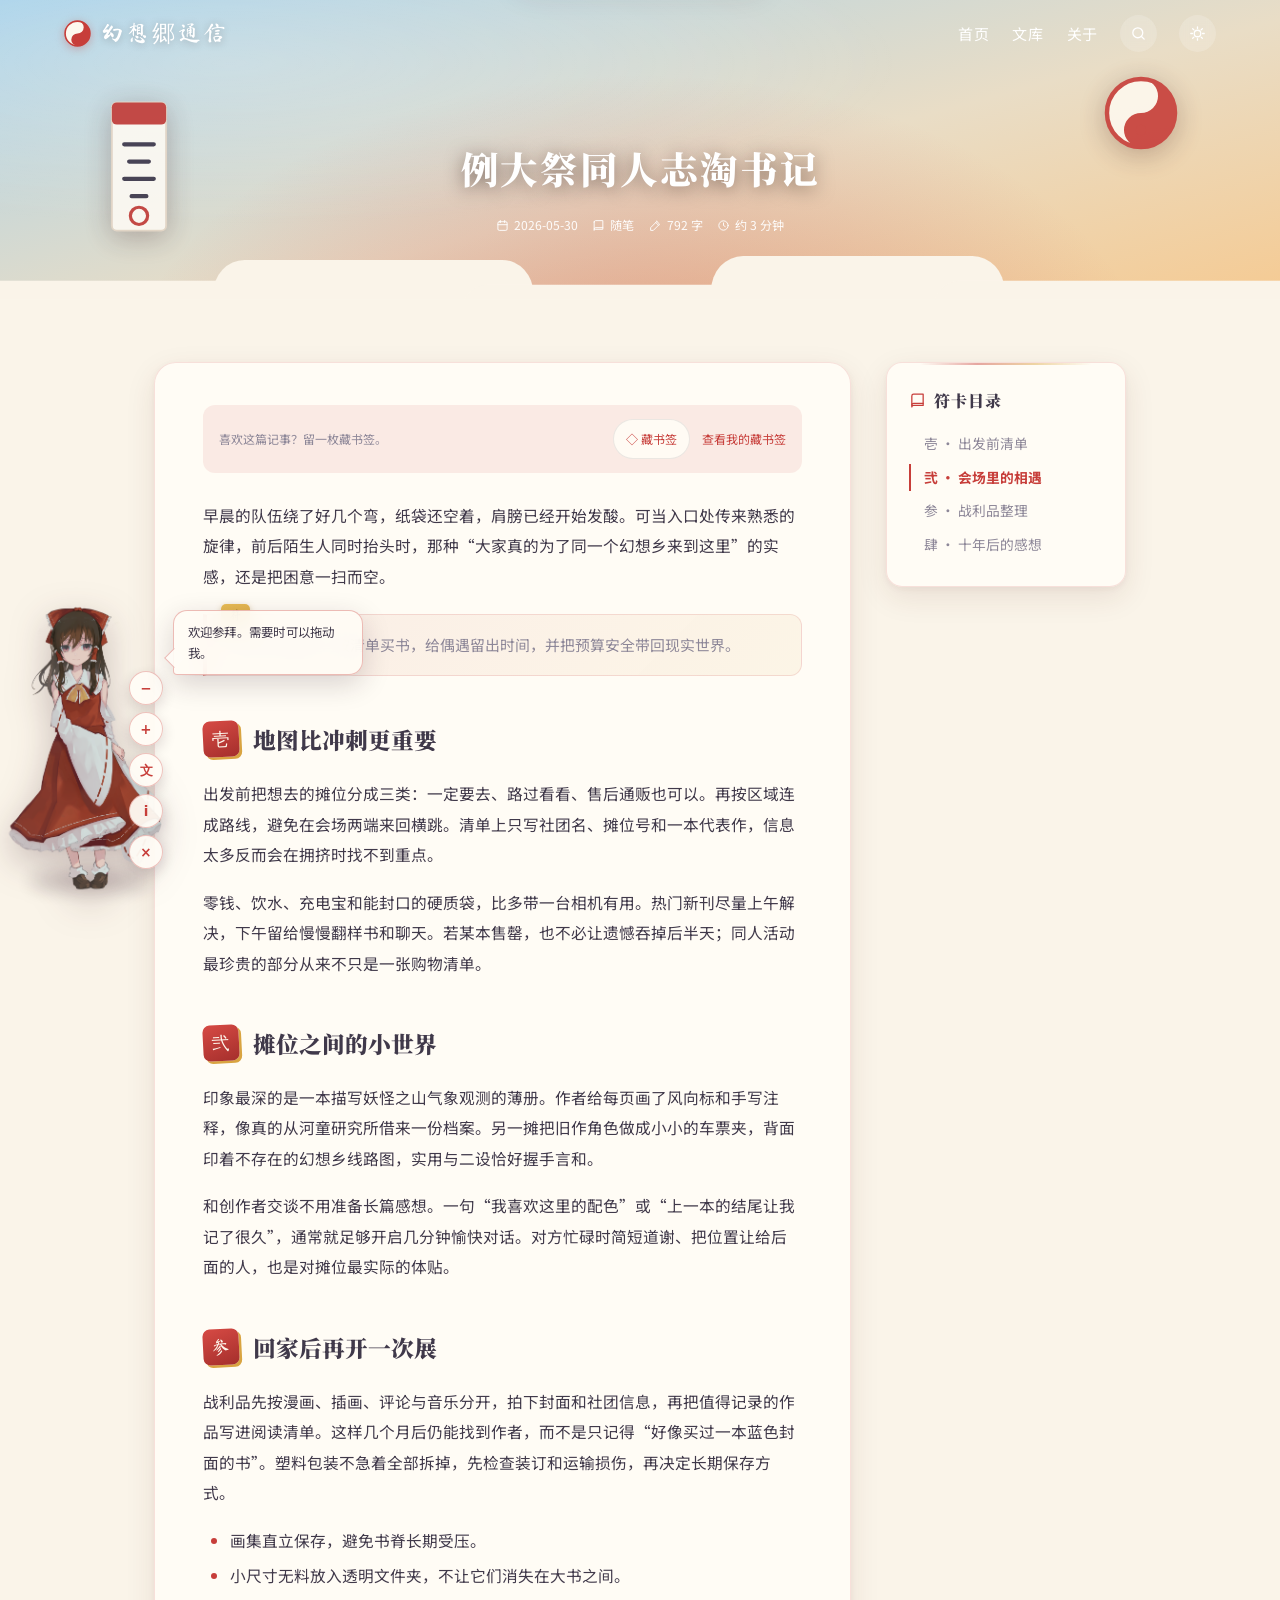
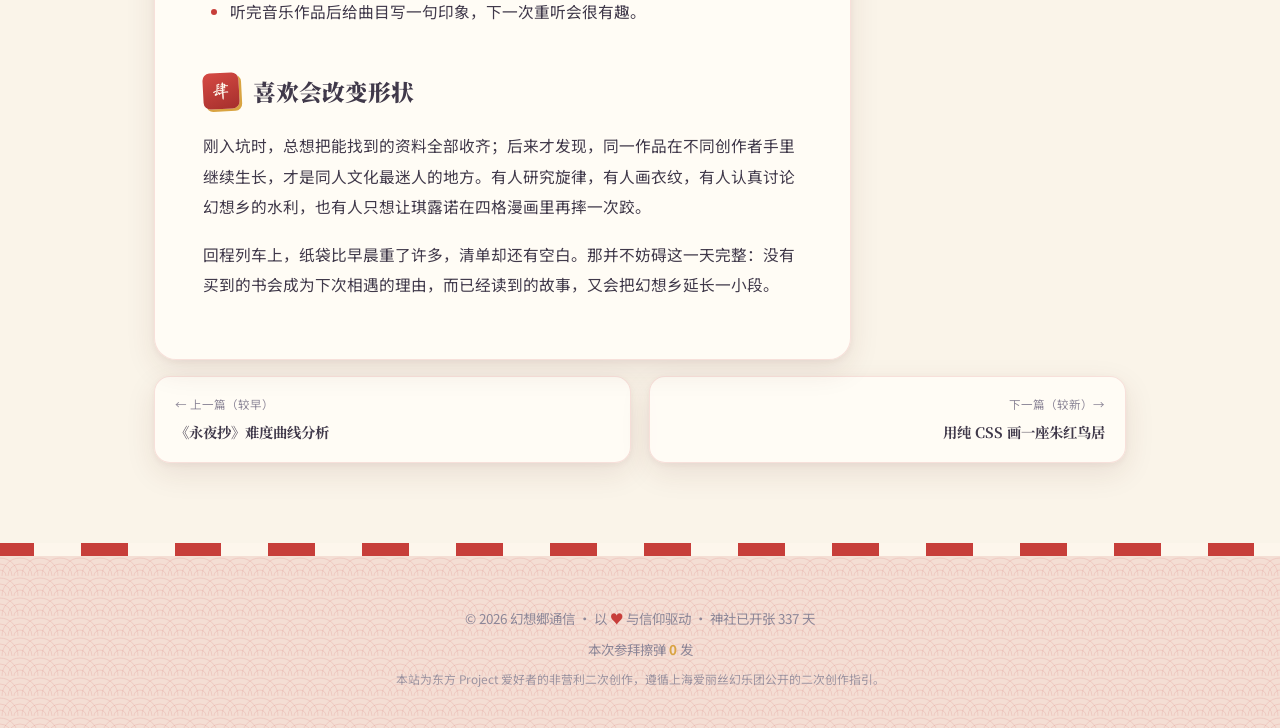
<file: reitaisai-diary.html>
<!DOCTYPE html>
<html lang="zh-CN" data-theme="day">
<head>
  <meta charset="UTF-8" />
  <meta name="viewport" content="width=device-width, initial-scale=1.0" />
  <title>例大祭同人志淘书记 · 幻想郷通信</title>
  <link rel="preconnect" href="https://fonts.googleapis.com" /><link rel="preconnect" href="https://fonts.gstatic.com" crossorigin />
  <link href="https://fonts.googleapis.com/css2?family=Ma+Shan+Zheng&family=Noto+Serif+SC:wght@700;900&family=Noto+Sans+SC:wght@400;500;700&display=swap" rel="stylesheet" />
  <link rel="stylesheet" href="./css/style.css" />
  <link rel="icon" href="data:image/svg+xml,<svg xmlns='http://www.w3.org/2000/svg' viewBox='0 0 100 100'><text y='0.9em' font-size='90'>⛩️</text></svg>" />
</head>
<body>
  <div id="loader" aria-hidden="true"><div class="loader-box"><div class="yinyang"></div><div class="loader-text">装填符卡……</div></div></div>
  <canvas id="danmaku-canvas" aria-hidden="true"></canvas><div id="progress-bar" aria-hidden="true"></div>
  <div id="boss-label" aria-hidden="true"><span>BOSS</span><span id="boss-name">「开幕」</span><span id="boss-stars">☆☆☆☆</span></div>
  <nav class="navbar">
    <a class="nav-logo" href="./index.html"><svg viewBox="0 0 100 100" aria-hidden="true"><circle cx="50" cy="50" r="46" fill="#fdf8ee" stroke="#c73e3a" stroke-width="6"/><path d="M50 4 a46 46 0 0 1 0 92 a23 23 0 0 1 0 -46 a23 23 0 0 0 0 -46 Z" fill="#c73e3a"/><circle cx="50" cy="27" r="7" fill="#fdf8ee"/><circle cx="50" cy="73" r="7" fill="#c73e3a"/></svg>幻想郷通信</a>
    <div class="nav-links"><a href="./index.html">首页</a><a href="./archive.html">文库</a><a href="./about.html" class="hide-sm">关于</a><button class="icon-btn" data-search-open aria-label="搜索（快捷键 S）"><svg class="icon"><use href="#i-search"/></svg></button><button id="theme-toggle" class="icon-btn" aria-label="昼夜切换（快捷键 D）"><svg class="icon tt-sun"><use href="#i-sun"/></svg><svg class="icon tt-moon"><use href="#i-moon"/></svg></button></div>
  </nav>
  <header class="article-hero">
    <div class="stars" aria-hidden="true"></div>
    <div class="hero-deco d-l" aria-hidden="true"><svg viewBox="0 0 60 130"><rect x="8" y="6" width="44" height="104" rx="4" fill="#fdfaf3" stroke="#e3d5c5" stroke-width="1.5"/><rect x="8" y="6" width="44" height="18" rx="4" fill="#c23a36"/><path d="M18 40 h24 M22 54 h16 M18 68 h24 M24 82 h12" stroke="#3a3448" stroke-width="3.4" stroke-linecap="round"/><circle cx="30" cy="98" r="7" fill="none" stroke="#c23a36" stroke-width="2.6"/></svg></div>
    <div class="hero-deco d-r" aria-hidden="true"><svg viewBox="0 0 100 100"><circle cx="50" cy="50" r="46" fill="#fdf8ee" stroke="#c73e3a" stroke-width="6"/><path d="M50 4 a46 46 0 0 1 0 92 a23 23 0 0 1 0 -46 a23 23 0 0 0 0 -46 Z" fill="#c73e3a"/><circle cx="50" cy="27" r="7" fill="#fdf8ee"/><circle cx="50" cy="73" r="7" fill="#c73e3a"/></svg></div>
    <h1>例大祭同人志淘书记</h1>
    <div class="post-meta"><span><svg class="icon"><use href="#i-calendar"/></svg>2026-05-30</span><span><svg class="icon"><use href="#i-book"/></svg>随笔</span><span><svg class="icon"><use href="#i-pen"/></svg>792 字</span><span><svg class="icon"><use href="#i-clock"/></svg>约 3 分钟</span></div>
    <div class="kasumi" aria-hidden="true"><svg viewBox="0 0 1440 86" preserveAspectRatio="none"><g fill="currentColor"><rect x="-60" y="46" width="420" height="60" rx="30"/><rect x="240" y="24" width="360" height="70" rx="35"/><rect x="520" y="50" width="380" height="56" rx="28"/><rect x="800" y="20" width="330" height="72" rx="36"/><rect x="1050" y="46" width="450" height="60" rx="30"/><rect x="0" y="66" width="1440" height="30"/></g></svg></div>
  </header>
  <div class="article-layout">
    <article class="article-content">
      <p>早晨的队伍绕了好几个弯，纸袋还空着，肩膀已经开始发酸。可当入口处传来熟悉的旋律，前后陌生人同时抬头时，那种“大家真的为了同一个幻想乡来到这里”的实感，还是把困意一扫而空。</p>
      <blockquote>本次行动目标：按清单买书，给偶遇留出时间，并把预算安全带回现实世界。</blockquote>

      <h2 id="plan" data-no="壱" data-sc="出发前清单">地图比冲刺更重要</h2>
      <p>出发前把想去的摊位分成三类：一定要去、路过看看、售后通贩也可以。再按区域连成路线，避免在会场两端来回横跳。清单上只写社团名、摊位号和一本代表作，信息太多反而会在拥挤时找不到重点。</p>
      <p>零钱、饮水、充电宝和能封口的硬质袋，比多带一台相机有用。热门新刊尽量上午解决，下午留给慢慢翻样书和聊天。若某本售罄，也不必让遗憾吞掉后半天；同人活动最珍贵的部分从来不只是一张购物清单。</p>

      <h2 id="hall" data-no="弐" data-sc="会场里的相遇">摊位之间的小世界</h2>
      <p>印象最深的是一本描写妖怪之山气象观测的薄册。作者给每页画了风向标和手写注释，像真的从河童研究所借来一份档案。另一摊把旧作角色做成小小的车票夹，背面印着不存在的幻想乡线路图，实用与二设恰好握手言和。</p>
      <p>和创作者交谈不用准备长篇感想。一句“我喜欢这里的配色”或“上一本的结尾让我记了很久”，通常就足够开启几分钟愉快对话。对方忙碌时简短道谢、把位置让给后面的人，也是对摊位最实际的体贴。</p>

      <h2 id="loot" data-no="参" data-sc="战利品整理">回家后再开一次展</h2>
      <p>战利品先按漫画、插画、评论与音乐分开，拍下封面和社团信息，再把值得记录的作品写进阅读清单。这样几个月后仍能找到作者，而不是只记得“好像买过一本蓝色封面的书”。塑料包装不急着全部拆掉，先检查装订和运输损伤，再决定长期保存方式。</p>
      <ul>
        <li>画集直立保存，避免书脊长期受压。</li>
        <li>小尺寸无料放入透明文件夹，不让它们消失在大书之间。</li>
        <li>听完音乐作品后给曲目写一句印象，下一次重听会很有趣。</li>
      </ul>

      <h2 id="after" data-no="肆" data-sc="十年后的感想">喜欢会改变形状</h2>
      <p>刚入坑时，总想把能找到的资料全部收齐；后来才发现，同一作品在不同创作者手里继续生长，才是同人文化最迷人的地方。有人研究旋律，有人画衣纹，有人认真讨论幻想乡的水利，也有人只想让琪露诺在四格漫画里再摔一次跤。</p>
      <p>回程列车上，纸袋比早晨重了许多，清单却还有空白。那并不妨碍这一天完整：没有买到的书会成为下次相遇的理由，而已经读到的故事，又会把幻想乡延长一小段。</p>
    </article>
    <aside class="toc widget"><div class="widget-title"><svg class="icon"><use href="#i-book"/></svg>符卡目录</div><ul class="toc-list"><li><a href="#plan">壱 · 出发前清单</a></li><li><a href="#hall">弐 · 会场里的相遇</a></li><li><a href="#loot">参 · 战利品整理</a></li><li><a href="#after">肆 · 十年后的感想</a></li></ul></aside>
  </div>
  <nav class="post-nav" aria-label="上下篇"><a href="./in-difficulty.html" data-prev><small>← 上一篇（较早）</small>《永夜抄》难度曲线分析</a><a class="next" href="./css-torii.html" data-next><small>下一篇（较新）→</small>用纯 CSS 画一座朱红鸟居</a></nav>
  <footer class="footer"><p>© 2026 幻想郷通信 · 以 <span class="heart">♥</span> 与信仰驱动 · 神社已开张 <span data-run-days>?</span> 天</p><p>本次参拜擦弹 <b id="graze-num" style="color:var(--gold)">0</b> 发</p><p class="kbd-hint">本站为东方 Project 爱好者的非营利二次创作，遵循上海爱丽丝幻乐团公开的二次创作指引。</p></footer>
  <button id="back-top" aria-label="返回顶部"><span class="bt-num" id="back-top-num">0</span><span class="bt-arrow"><svg class="icon"><use href="#i-up"/></svg></span></button>
  <div id="search-modal" role="dialog" aria-modal="true" aria-label="站内搜索"><div class="search-panel"><div class="search-head"><svg class="icon"><use href="#i-search"/></svg><input id="search-input" type="text" placeholder="搜索记事标题 / 标签 / 摘要…" autocomplete="off" /><button class="search-close" aria-label="关闭">ESC <svg class="icon"><use href="#i-close"/></svg></button></div><div id="search-results"></div><div class="search-foot"><span>Enter 打开首条</span><span>Esc 关闭</span><span>数据来自本地索引，无需联网</span></div></div></div>
  <script src="./js/posts-data.js"></script><script src="./js/art.js"></script><script src="./js/danmaku.js"></script><script src="./js/petals.js"></script><script src="./js/main.js"></script>
  <script src="./js/search-dialog.js" data-library="gensokyo"></script>
  <script src="./js/reading-room.js" data-library="gensokyo"></script>
<script src="./js/waifu-pet.js?v=5"></script>
</body>
</html>
</file>
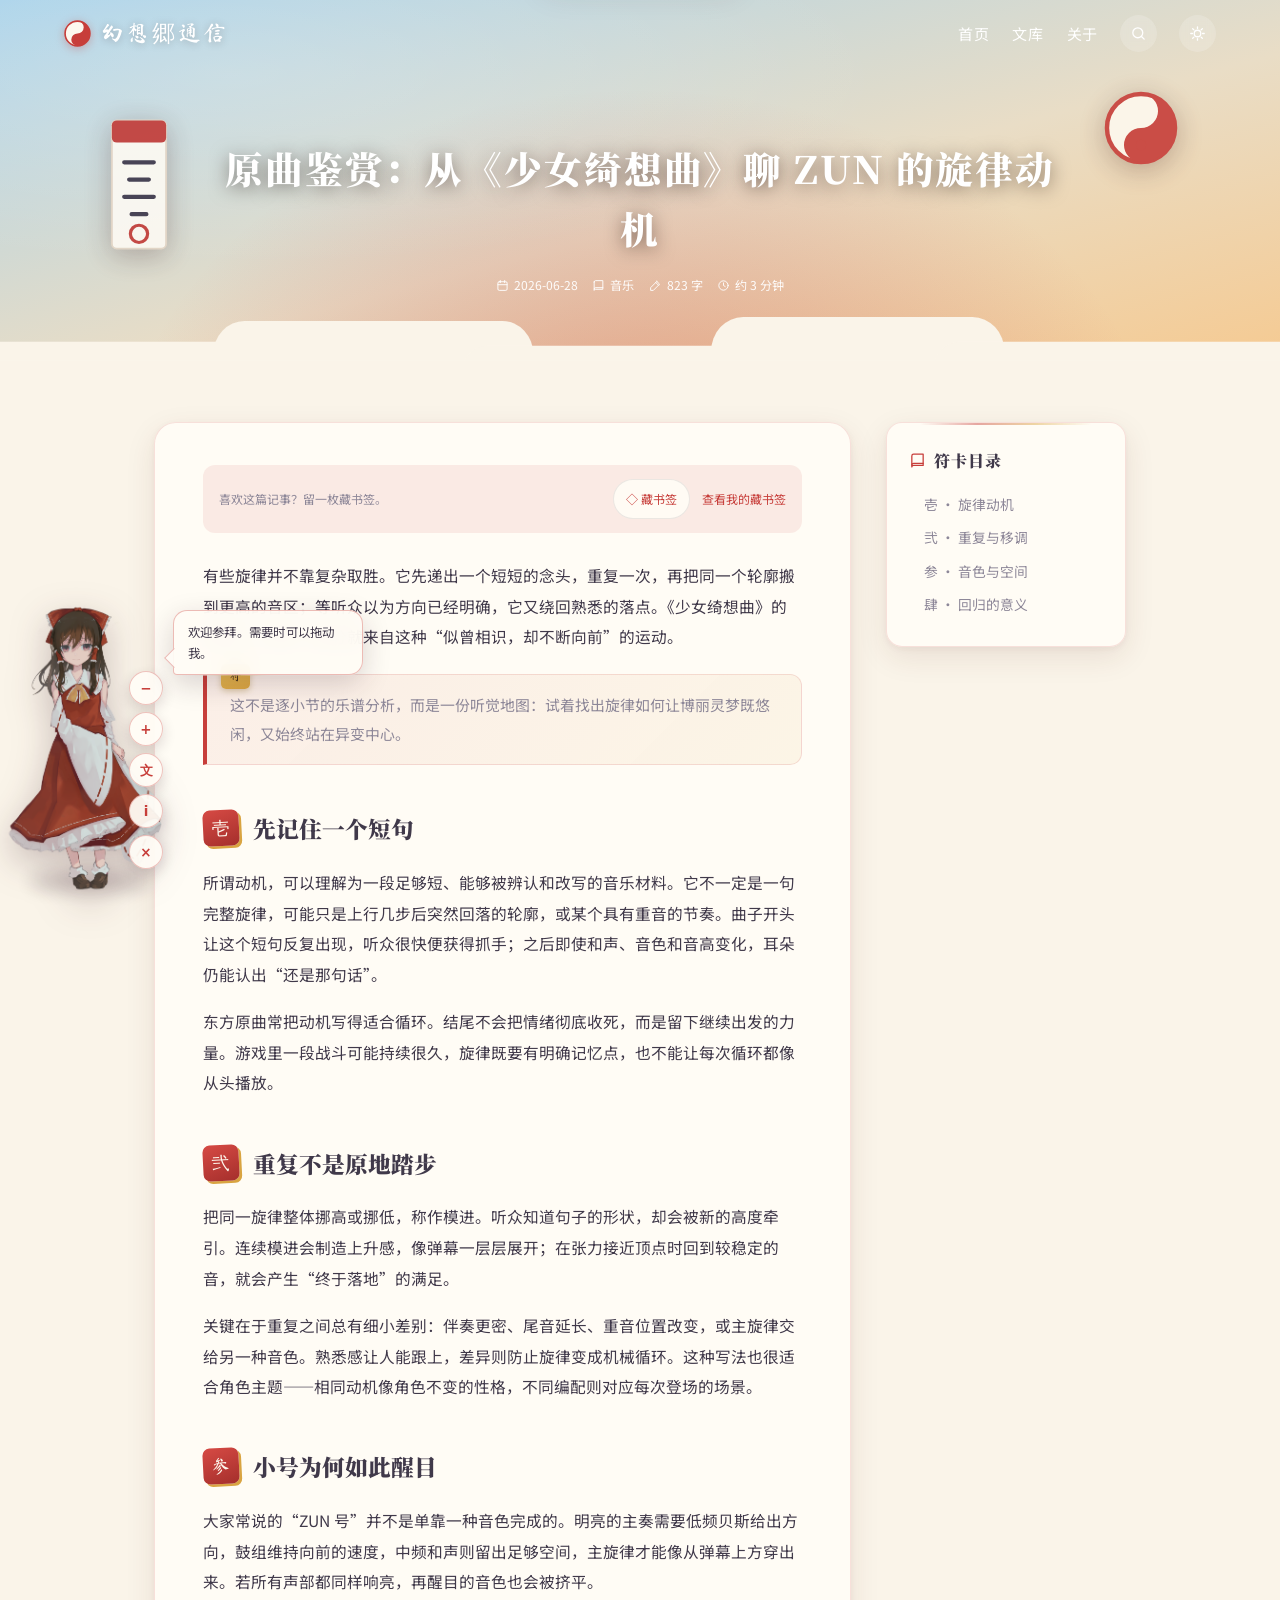
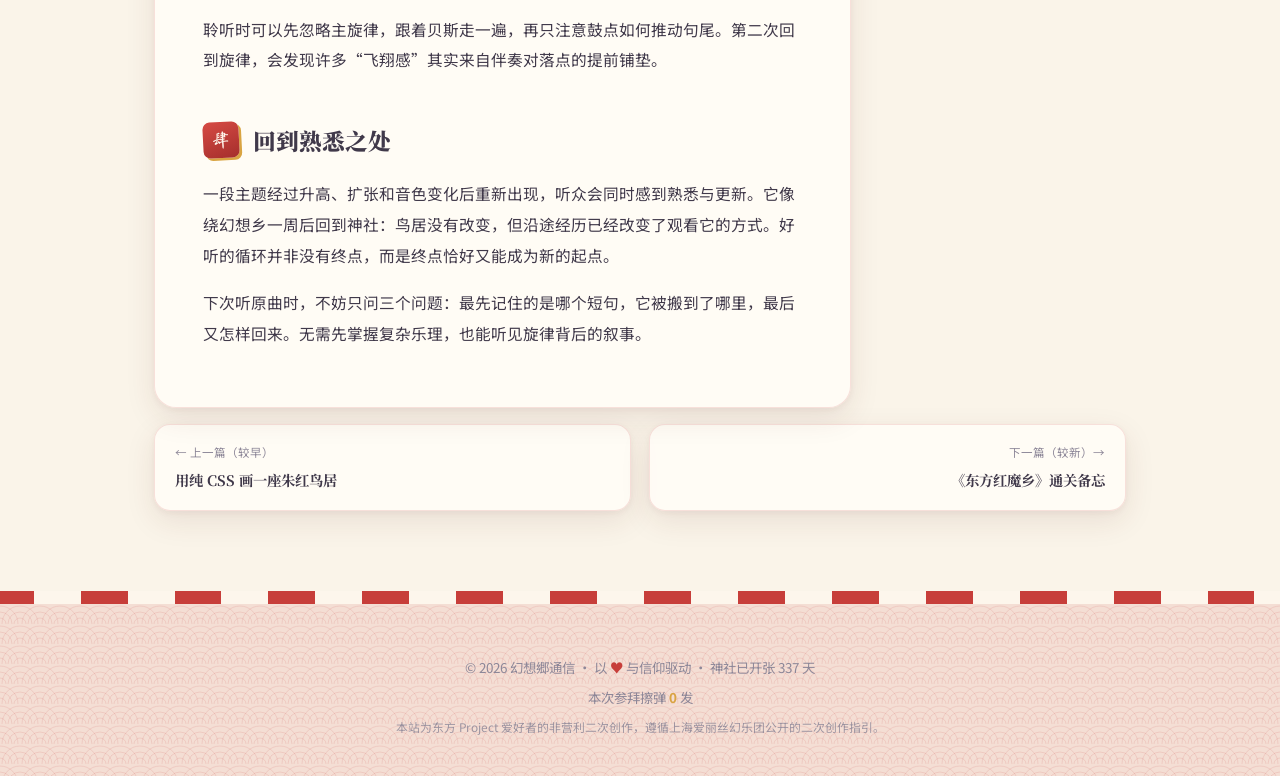
<file: touhou-music.html>
<!DOCTYPE html>
<html lang="zh-CN" data-theme="day">
<head>
  <meta charset="UTF-8" />
  <meta name="viewport" content="width=device-width, initial-scale=1.0" />
  <title>原曲鉴赏：从《少女绮想曲》聊 ZUN 的旋律动机 · 幻想郷通信</title>
  <link rel="preconnect" href="https://fonts.googleapis.com" /><link rel="preconnect" href="https://fonts.gstatic.com" crossorigin />
  <link href="https://fonts.googleapis.com/css2?family=Ma+Shan+Zheng&family=Noto+Serif+SC:wght@700;900&family=Noto+Sans+SC:wght@400;500;700&display=swap" rel="stylesheet" />
  <link rel="stylesheet" href="./css/style.css" />
  <link rel="icon" href="data:image/svg+xml,<svg xmlns='http://www.w3.org/2000/svg' viewBox='0 0 100 100'><text y='0.9em' font-size='90'>⛩️</text></svg>" />
</head>
<body>
  <div id="loader" aria-hidden="true"><div class="loader-box"><div class="yinyang"></div><div class="loader-text">装填符卡……</div></div></div>
  <canvas id="danmaku-canvas" aria-hidden="true"></canvas><div id="progress-bar" aria-hidden="true"></div>
  <div id="boss-label" aria-hidden="true"><span>BOSS</span><span id="boss-name">「开幕」</span><span id="boss-stars">☆☆☆☆</span></div>
  <nav class="navbar">
    <a class="nav-logo" href="./index.html"><svg viewBox="0 0 100 100" aria-hidden="true"><circle cx="50" cy="50" r="46" fill="#fdf8ee" stroke="#c73e3a" stroke-width="6"/><path d="M50 4 a46 46 0 0 1 0 92 a23 23 0 0 1 0 -46 a23 23 0 0 0 0 -46 Z" fill="#c73e3a"/><circle cx="50" cy="27" r="7" fill="#fdf8ee"/><circle cx="50" cy="73" r="7" fill="#c73e3a"/></svg>幻想郷通信</a>
    <div class="nav-links"><a href="./index.html">首页</a><a href="./archive.html">文库</a><a href="./about.html" class="hide-sm">关于</a><button class="icon-btn" data-search-open aria-label="搜索（快捷键 S）"><svg class="icon"><use href="#i-search"/></svg></button><button id="theme-toggle" class="icon-btn" aria-label="昼夜切换（快捷键 D）"><svg class="icon tt-sun"><use href="#i-sun"/></svg><svg class="icon tt-moon"><use href="#i-moon"/></svg></button></div>
  </nav>
  <header class="article-hero">
    <div class="stars" aria-hidden="true"></div>
    <div class="hero-deco d-l" aria-hidden="true"><svg viewBox="0 0 60 130"><rect x="8" y="6" width="44" height="104" rx="4" fill="#fdfaf3" stroke="#e3d5c5" stroke-width="1.5"/><rect x="8" y="6" width="44" height="18" rx="4" fill="#c23a36"/><path d="M18 40 h24 M22 54 h16 M18 68 h24 M24 82 h12" stroke="#3a3448" stroke-width="3.4" stroke-linecap="round"/><circle cx="30" cy="98" r="7" fill="none" stroke="#c23a36" stroke-width="2.6"/></svg></div>
    <div class="hero-deco d-r" aria-hidden="true"><svg viewBox="0 0 100 100"><circle cx="50" cy="50" r="46" fill="#fdf8ee" stroke="#c73e3a" stroke-width="6"/><path d="M50 4 a46 46 0 0 1 0 92 a23 23 0 0 1 0 -46 a23 23 0 0 0 0 -46 Z" fill="#c73e3a"/><circle cx="50" cy="27" r="7" fill="#fdf8ee"/><circle cx="50" cy="73" r="7" fill="#c73e3a"/></svg></div>
    <h1>原曲鉴赏：从《少女绮想曲》聊 ZUN 的旋律动机</h1>
    <div class="post-meta"><span><svg class="icon"><use href="#i-calendar"/></svg>2026-06-28</span><span><svg class="icon"><use href="#i-book"/></svg>音乐</span><span><svg class="icon"><use href="#i-pen"/></svg>823 字</span><span><svg class="icon"><use href="#i-clock"/></svg>约 3 分钟</span></div>
    <div class="kasumi" aria-hidden="true"><svg viewBox="0 0 1440 86" preserveAspectRatio="none"><g fill="currentColor"><rect x="-60" y="46" width="420" height="60" rx="30"/><rect x="240" y="24" width="360" height="70" rx="35"/><rect x="520" y="50" width="380" height="56" rx="28"/><rect x="800" y="20" width="330" height="72" rx="36"/><rect x="1050" y="46" width="450" height="60" rx="30"/><rect x="0" y="66" width="1440" height="30"/></g></svg></div>
  </header>
  <div class="article-layout">
    <article class="article-content">
      <p>有些旋律并不靠复杂取胜。它先递出一个短短的念头，重复一次，再把同一个轮廓搬到更高的音区；等听众以为方向已经明确，它又绕回熟悉的落点。《少女绮想曲》的吸引力，很大一部分就来自这种“似曾相识，却不断向前”的运动。</p>
      <blockquote>这不是逐小节的乐谱分析，而是一份听觉地图：试着找出旋律如何让博丽灵梦既悠闲，又始终站在异变中心。</blockquote>

      <h2 id="motive" data-no="壱" data-sc="短小的旋律动机">先记住一个短句</h2>
      <p>所谓动机，可以理解为一段足够短、能够被辨认和改写的音乐材料。它不一定是一句完整旋律，可能只是上行几步后突然回落的轮廓，或某个具有重音的节奏。曲子开头让这个短句反复出现，听众很快便获得抓手；之后即使和声、音色和音高变化，耳朵仍能认出“还是那句话”。</p>
      <p>东方原曲常把动机写得适合循环。结尾不会把情绪彻底收死，而是留下继续出发的力量。游戏里一段战斗可能持续很久，旋律既要有明确记忆点，也不能让每次循环都像从头播放。</p>

      <h2 id="sequence" data-no="弐" data-sc="重复与移调">重复不是原地踏步</h2>
      <p>把同一旋律整体挪高或挪低，称作模进。听众知道句子的形状，却会被新的高度牵引。连续模进会制造上升感，像弹幕一层层展开；在张力接近顶点时回到较稳定的音，就会产生“终于落地”的满足。</p>
      <p>关键在于重复之间总有细小差别：伴奏更密、尾音延长、重音位置改变，或主旋律交给另一种音色。熟悉感让人能跟上，差异则防止旋律变成机械循环。这种写法也很适合角色主题——相同动机像角色不变的性格，不同编配则对应每次登场的场景。</p>

      <h2 id="timbre" data-no="参" data-sc="音色与空间">小号为何如此醒目</h2>
      <p>大家常说的“ZUN 号”并不是单靠一种音色完成的。明亮的主奏需要低频贝斯给出方向，鼓组维持向前的速度，中频和声则留出足够空间，主旋律才能像从弹幕上方穿出来。若所有声部都同样响亮，再醒目的音色也会被挤平。</p>
      <p>聆听时可以先忽略主旋律，跟着贝斯走一遍，再只注意鼓点如何推动句尾。第二次回到旋律，会发现许多“飞翔感”其实来自伴奏对落点的提前铺垫。</p>

      <h2 id="return" data-no="肆" data-sc="回归的意义">回到熟悉之处</h2>
      <p>一段主题经过升高、扩张和音色变化后重新出现，听众会同时感到熟悉与更新。它像绕幻想乡一周后回到神社：鸟居没有改变，但沿途经历已经改变了观看它的方式。好听的循环并非没有终点，而是终点恰好又能成为新的起点。</p>
      <p>下次听原曲时，不妨只问三个问题：最先记住的是哪个短句，它被搬到了哪里，最后又怎样回来。无需先掌握复杂乐理，也能听见旋律背后的叙事。</p>
    </article>
    <aside class="toc widget"><div class="widget-title"><svg class="icon"><use href="#i-book"/></svg>符卡目录</div><ul class="toc-list"><li><a href="#motive">壱 · 旋律动机</a></li><li><a href="#sequence">弐 · 重复与移调</a></li><li><a href="#timbre">参 · 音色与空间</a></li><li><a href="#return">肆 · 回归的意义</a></li></ul></aside>
  </div>
  <nav class="post-nav" aria-label="上下篇"><a href="./css-torii.html" data-prev><small>← 上一篇（较早）</small>用纯 CSS 画一座朱红鸟居</a><a class="next" href="./eosd-spellcards.html" data-next><small>下一篇（较新）→</small>《东方红魔乡》通关备忘</a></nav>
  <footer class="footer"><p>© 2026 幻想郷通信 · 以 <span class="heart">♥</span> 与信仰驱动 · 神社已开张 <span data-run-days>?</span> 天</p><p>本次参拜擦弹 <b id="graze-num" style="color:var(--gold)">0</b> 发</p><p class="kbd-hint">本站为东方 Project 爱好者的非营利二次创作，遵循上海爱丽丝幻乐团公开的二次创作指引。</p></footer>
  <button id="back-top" aria-label="返回顶部"><span class="bt-num" id="back-top-num">0</span><span class="bt-arrow"><svg class="icon"><use href="#i-up"/></svg></span></button>
  <div id="search-modal" role="dialog" aria-modal="true" aria-label="站内搜索"><div class="search-panel"><div class="search-head"><svg class="icon"><use href="#i-search"/></svg><input id="search-input" type="text" placeholder="搜索记事标题 / 标签 / 摘要…" autocomplete="off" /><button class="search-close" aria-label="关闭">ESC <svg class="icon"><use href="#i-close"/></svg></button></div><div id="search-results"></div><div class="search-foot"><span>Enter 打开首条</span><span>Esc 关闭</span><span>数据来自本地索引，无需联网</span></div></div></div>
  <script src="./js/posts-data.js"></script><script src="./js/art.js"></script><script src="./js/danmaku.js"></script><script src="./js/petals.js"></script><script src="./js/main.js"></script>
  <script src="./js/search-dialog.js" data-library="gensokyo"></script>
  <script src="./js/reading-room.js" data-library="gensokyo"></script>
<script src="./js/waifu-pet.js?v=5"></script>
</body>
</html>
</file>
<file: css/style.css>
/* ============================================================
   幻想郷通信 · 样式表 v2「紅白の粧」
   ------------------------------------------------------------
   配色：朱(鸟居红) × 和纸 × 藏青 × 金 × 隙间紫 × 樱
   字体：Ma Shan Zheng(书法) / Noto Serif SC(标题) / Noto Sans SC(正文)
   昼 = 白昼参拜 · 夜 = 永夜满月（html[data-theme=night]）
   ============================================================ */

:root {
  /* -- 色 -- */
  --vermilion: #c73e3a;
  --vermilion-deep: #a52f2c;
  --vermilion-soft: rgba(199, 62, 58, 0.09);
  --gold: #d9a441;
  --gold-soft: rgba(217, 164, 65, 0.16);
  --gap: #8265b5;
  --indigo: #2b2b4d;
  --sakura: #ffc4d3;
  --paper: #faf4e9;
  --paper-deep: #f3ead9;
  --ink: #40394a;
  --ink-soft: #8d8798;
  --card: rgba(255, 252, 246, 0.92);
  --card-solid: #fffcf6;
  --card-border: rgba(199, 62, 58, 0.14);
  --line: rgba(59, 58, 74, 0.1);
  /* -- 光影 -- */
  --shadow-sm: 0 1px 2px rgba(90, 40, 30, 0.06), 0 2px 8px rgba(90, 40, 30, 0.06);
  --shadow: 0 2px 6px rgba(90, 40, 30, 0.05), 0 10px 30px rgba(90, 40, 30, 0.1);
  --shadow-hover: 0 4px 10px rgba(160, 50, 40, 0.08), 0 18px 44px rgba(160, 50, 40, 0.18);
  --glow-red: 0 0 24px rgba(199, 62, 58, 0.35);
  /* -- 形 -- */
  --radius-sm: 8px;
  --radius: 16px;
  --radius-lg: 22px;
  --ease-spring: cubic-bezier(0.22, 1, 0.36, 1);
  /* -- 天空 -- */
  --sky-a: #a8d2ea; --sky-b: #e9ddc6; --sky-c: #f6c98f;
  --cloud: rgba(255, 255, 255, 0.75);
  --font-brush: "Ma Shan Zheng", "STKaiti", "KaiTi", serif;
  --font-serif: "Noto Serif SC", "Songti SC", serif;
  --font-body: "Noto Sans SC", "PingFang SC", "Microsoft YaHei", sans-serif;
  --star-op: 0; --sun-op: 1; --moon-op: 0; --lantern: 0.22;
  color-scheme: light;
}
html[data-theme="night"] {
  --paper: #14122b;
  --paper-deep: #191634;
  --ink: #e8e3f2;
  --ink-soft: #9d97bc;
  --card: rgba(32, 29, 60, 0.88);
  --card-solid: #201d3c;
  --card-border: rgba(217, 164, 65, 0.2);
  --line: rgba(230, 225, 240, 0.1);
  --sakura: #b56a86;
  --shadow-sm: 0 1px 2px rgba(0, 0, 0, 0.3), 0 2px 8px rgba(0, 0, 0, 0.3);
  --shadow: 0 2px 6px rgba(0, 0, 0, 0.35), 0 12px 32px rgba(0, 0, 0, 0.45);
  --shadow-hover: 0 4px 10px rgba(0, 0, 0, 0.4), 0 20px 48px rgba(0, 0, 0, 0.6);
  --sky-a: #0d0b20; --sky-b: #221a3e; --sky-c: #392549;
  --cloud: rgba(70, 55, 110, 0.5);
  --star-op: 1; --sun-op: 0; --moon-op: 1; --lantern: 1;
  color-scheme: dark;
}

/* ---------- 基础 ---------- */
* { margin: 0; padding: 0; box-sizing: border-box; }
html { scroll-behavior: smooth; }
@view-transition { navigation: auto; }
::view-transition-old(root), ::view-transition-new(root) { animation-duration: 0.28s; }
body {
  font-family: var(--font-body);
  background: var(--paper);
  color: var(--ink);
  line-height: 1.95;
  overflow-x: hidden;
  transition: background 0.6s ease, color 0.6s ease;
  -webkit-font-smoothing: antialiased;
}
a { color: inherit; text-decoration: none; }
img, svg { max-width: 100%; }
button { font-family: inherit; color: inherit; }
::selection { background: rgba(199, 62, 58, 0.22); }
:focus-visible { outline: 2px solid var(--vermilion); outline-offset: 3px; border-radius: 4px; }
::-webkit-scrollbar { width: 9px; height: 9px; }
::-webkit-scrollbar-thumb { background: linear-gradient(var(--vermilion), var(--gold)); border-radius: 9px; }
::-webkit-scrollbar-track { background: transparent; }

.icon { width: 18px; height: 18px; flex: none; }

#danmaku-canvas { position: fixed; inset: 0; z-index: 5; pointer-events: none; }
#petal-canvas { position: fixed; inset: 0; z-index: 2; pointer-events: none; }

/* ---------- 加载幕 ---------- */
#loader {
  position: fixed; inset: 0; z-index: 300;
  background: var(--paper);
  display: grid; place-items: center;
  transition: opacity 0.6s ease, visibility 0.6s;
}
#loader.done { opacity: 0; visibility: hidden; }
.loader-box { text-align: center; }
.yinyang {
  width: 60px; height: 60px; margin: 0 auto 16px;
  border-radius: 50%;
  background: linear-gradient(90deg, var(--vermilion) 50%, #fdf8ee 50%);
  position: relative;
  animation: yy-spin 1.3s linear infinite;
  box-shadow: 0 0 0 3px var(--vermilion) inset, 0 6px 20px rgba(199, 62, 58, 0.35);
}
.yinyang::before, .yinyang::after {
  content: ""; position: absolute; left: 50%; transform: translateX(-50%);
  width: 30px; height: 30px; border-radius: 50%;
}
.yinyang::before { top: 0; background: radial-gradient(circle, #fdf8ee 26%, var(--vermilion) 27%); }
.yinyang::after { bottom: 0; background: radial-gradient(circle, var(--vermilion) 26%, #fdf8ee 27%); }
@keyframes yy-spin { to { transform: rotate(360deg); } }
.loader-text { font-family: var(--font-brush); letter-spacing: 0.35em; color: var(--ink-soft); font-size: 1.02rem; }

/* ---------- 顶部进度 & BOSS 条 ---------- */
#progress-bar {
  position: fixed; top: 0; left: 0; z-index: 130;
  height: 3px; width: 0;
  background: linear-gradient(90deg, var(--vermilion), var(--gold));
  border-radius: 0 3px 3px 0;
  box-shadow: 0 0 10px rgba(199, 62, 58, 0.55);
}
#boss-label {
  position: fixed; top: 14px; left: 50%; z-index: 95;
  transform: translate(-50%, -180%);
  display: flex; align-items: center; gap: 0.6rem;
  padding: 0.32rem 1.05rem;
  background: var(--card); border: 1px solid var(--card-border);
  border-radius: 999px; box-shadow: var(--shadow);
  backdrop-filter: blur(10px);
  font-size: 0.8rem; white-space: nowrap;
  transition: transform 0.45s var(--ease-spring);
  pointer-events: none;
}
#boss-label.show { transform: translate(-50%, 0); }
#boss-label > span:first-child { font-family: var(--font-serif); font-weight: 900; font-size: 0.7rem; letter-spacing: 0.12em; color: var(--ink-soft); }
#boss-name { font-family: var(--font-serif); font-weight: 700; color: var(--vermilion); }
#boss-stars { color: var(--gold); letter-spacing: 2px; }

/* ---------- 导航 ---------- */
.navbar {
  position: fixed; top: 0; left: 0; right: 0; z-index: 100;
  display: flex; align-items: center; justify-content: space-between;
  padding: 0.7rem 5vw;
  color: #fff;
  transition: background 0.4s, box-shadow 0.4s, color 0.4s, backdrop-filter 0.4s, border-color 0.4s;
  border-bottom: 1px solid transparent;
}
.navbar.scrolled {
  background: color-mix(in srgb, var(--card-solid) 82%, transparent);
  color: var(--ink);
  backdrop-filter: blur(16px) saturate(1.5);
  border-bottom-color: var(--line);
  box-shadow: var(--shadow-sm);
}
.nav-logo { display: flex; align-items: center; gap: 0.6rem; font-family: var(--font-brush); font-size: 1.42rem; letter-spacing: 0.12em; text-shadow: 0 1px 8px rgba(40, 15, 10, 0.25); }
.navbar.scrolled .nav-logo { text-shadow: none; }
.nav-logo svg { width: 27px; height: 27px; animation: yy-spin 14s linear infinite; filter: drop-shadow(0 2px 5px rgba(199, 62, 58, 0.35)); }
.nav-links { display: flex; align-items: center; gap: 1.35rem; font-size: 0.94rem; }
.nav-links > a { position: relative; padding: 0.15rem 0.05rem; letter-spacing: 0.04em; }
.nav-links > a::after {
  content: ""; position: absolute; left: 0; bottom: -5px; height: 2px; width: 100%;
  background: linear-gradient(90deg, var(--vermilion), var(--gold));
  border-radius: 2px; transform: scaleX(0); transform-origin: left;
  transition: transform 0.32s var(--ease-spring);
}
.nav-links > a:hover::after, .nav-links > a.active::after { transform: scaleX(1); }
.icon-btn {
  border: none; cursor: pointer;
  width: 37px; height: 37px; border-radius: 50%;
  display: grid; place-items: center;
  background: rgba(255, 255, 255, 0.18);
  backdrop-filter: blur(4px);
  transition: transform 0.3s var(--ease-spring), background 0.3s;
}
.icon-btn .icon { width: 17px; height: 17px; }
.icon-btn:hover { transform: translateY(-2px) rotate(8deg); background: rgba(255, 255, 255, 0.3); }
.navbar.scrolled .icon-btn { background: var(--vermilion-soft); }
.navbar.scrolled .icon-btn:hover { background: var(--gold-soft); }
#theme-toggle .tt-moon { display: none; }
#theme-toggle .tt-sun { display: block; }
html[data-theme="night"] #theme-toggle .tt-moon { display: block; }
html[data-theme="night"] #theme-toggle .tt-sun { display: none; }

/* ---------- Hero：巫女与神社 ---------- */
.hero {
  position: relative; overflow: hidden;
  min-height: 100svh;
  display: flex; flex-direction: column;
  background: linear-gradient(180deg, var(--sky-a) 0%, var(--sky-b) 60%, var(--sky-c) 100%);
  transition: background 0.8s ease;
}
.stars {
  position: absolute; inset: 0; opacity: var(--star-op); transition: opacity 0.8s;
  background-image:
    radial-gradient(1.5px 1.5px at 12% 22%, #fff 60%, transparent 62%),
    radial-gradient(1px 1px at 28% 12%, #ffe9b0 60%, transparent 62%),
    radial-gradient(1.6px 1.6px at 44% 30%, #fff 60%, transparent 62%),
    radial-gradient(1px 1px at 63% 16%, #cfe0ff 60%, transparent 62%),
    radial-gradient(1.4px 1.4px at 78% 26%, #fff 60%, transparent 62%),
    radial-gradient(1px 1px at 90% 10%, #ffe9b0 60%, transparent 62%),
    radial-gradient(1.2px 1.2px at 52% 8%, #fff 60%, transparent 62%),
    radial-gradient(1px 1px at 8% 44%, #cfe0ff 60%, transparent 62%),
    radial-gradient(1.2px 1.2px at 34% 42%, #fff 60%, transparent 62%),
    radial-gradient(1px 1px at 70% 40%, #fff 60%, transparent 62%);
  animation: twinkle 3.6s ease-in-out infinite alternate;
}
@keyframes twinkle { from { filter: brightness(0.75); } to { filter: brightness(1.3); } }
.sun, .moon {
  position: absolute; top: 10%; right: 12%;
  width: clamp(90px, 10vw, 130px); height: clamp(90px, 10vw, 130px);
  border-radius: 50%;
  transition: opacity 0.8s;
}
.sun { opacity: var(--sun-op); background: radial-gradient(circle, #fff3cd 28%, #ffd98f 58%, transparent 72%); }
.moon {
  opacity: var(--moon-op);
  background: radial-gradient(circle at 38% 34%, #fffbe9, #f2e8cf 58%, #d9cfae 100%);
  box-shadow: 0 0 70px 22px rgba(242, 232, 207, 0.32);
}
.moon::before, .moon::after { content: ""; position: absolute; border-radius: 50%; background: #ddd2b4; opacity: 0.65; }
.moon::before { width: 20%; height: 20%; left: 24%; top: 26%; }
.moon::after { width: 12%; height: 12%; left: 58%; top: 56%; }
.cloud-band { position: absolute; left: -20%; width: 140%; color: var(--cloud); transition: color 0.8s; pointer-events: none; }
.cloud-band svg { width: 100%; height: auto; display: block; }
.cb-a { top: 16%; opacity: 0.85; animation: cloud-drift 90s linear infinite; }
.cb-b { top: 34%; opacity: 0.55; animation: cloud-drift 130s linear infinite reverse; }
@keyframes cloud-drift { 0% { transform: translateX(-4%); } 50% { transform: translateX(4%); } 100% { transform: translateX(-4%); } }
.mtn { position: absolute; left: 0; right: 0; bottom: 0; }
.mtn svg { display: block; width: 100%; height: auto; }
.mtn-far path { fill: color-mix(in srgb, var(--indigo) 50%, var(--sky-b)); transition: fill 0.8s; }
.mtn-near path { fill: color-mix(in srgb, var(--indigo) 78%, var(--sky-c)); transition: fill 0.8s; }
.hero-shrine {
  position: absolute; bottom: -6px; right: -3vw;
  width: clamp(340px, 46vw, 640px);
  opacity: 0.96;
}
.hero-shrine svg { display: block; width: 100%; height: auto; filter: drop-shadow(0 12px 24px rgba(60, 20, 15, 0.28)); }
.lantern-glow { opacity: var(--lantern); transition: opacity 0.8s; }

.hero-inner {
  position: relative; z-index: 3;
  flex: 1;
  width: min(1240px, 100%);
  margin: 0 auto;
  padding: clamp(5rem, 10vh, 7rem) 5vw 3rem;
  display: grid;
  grid-template-columns: minmax(0, 1fr) minmax(0, 1.05fr);
  align-items: center;
  gap: 1rem;
}
.hero-copy { display: flex; gap: clamp(1.4rem, 3.2vw, 2.8rem); align-items: center; justify-content: center; }
.hero-brand {
  writing-mode: vertical-rl;
  font-family: var(--font-brush);
  font-weight: 400;
  font-size: clamp(2.6rem, 5vw, 4.1rem);
  letter-spacing: 0.12em;
  line-height: 1.05;
  color: #fff;
  text-shadow: 0 0 26px rgba(199, 62, 58, 0.5), 0 3px 12px rgba(40, 15, 10, 0.42);
  animation: title-in 1.1s var(--ease-spring) both;
}
.hero-brand small {
  font-size: 0.32em; letter-spacing: 0.34em; margin-top: 0.7em;
  color: #ffe9c2; opacity: 0.95;
}
.hero-side {
  display: flex; flex-direction: column; justify-content: center; align-items: flex-start;
  gap: 1.05rem; text-align: left;
}
.hero-kicker {
  display: inline-flex; align-items: center; gap: 0.5rem;
  font-size: 0.78rem; letter-spacing: 0.22em;
  color: #fff;
  padding: 0.28rem 0.95rem;
  border: 1px solid rgba(255, 255, 255, 0.5);
  border-radius: 999px;
  background: rgba(255, 255, 255, 0.12);
  backdrop-filter: blur(6px);
  animation: title-in 1.1s 0.12s var(--ease-spring) both;
}
.hero-kicker .icon { width: 15px; height: 15px; }
.hero-seal {
  font-family: var(--font-brush);
  font-size: 1.5rem; line-height: 1.15;
  color: #fdf6ec;
  background: linear-gradient(160deg, #d64a44, #a52f2c);
  padding: 0.5rem 0.55rem;
  border-radius: 8px;
  writing-mode: vertical-rl;
  letter-spacing: 0.18em;
  box-shadow: inset 0 0 0 2px rgba(253, 246, 236, 0.55), 0 6px 18px rgba(140, 30, 25, 0.45);
  transform: rotate(-4deg);
  align-self: flex-start;
  animation: seal-stamp 0.7s 0.75s var(--ease-spring) both;
}
@keyframes seal-stamp {
  from { opacity: 0; transform: rotate(-14deg) scale(1.7); }
  to { opacity: 1; transform: rotate(-4deg) scale(1); }
}
.hero-sub {
  min-height: 2em;
  font-size: clamp(0.95rem, 1.9vw, 1.12rem);
  color: #fff; text-shadow: 0 2px 10px rgba(30, 15, 10, 0.5);
  letter-spacing: 0.06em;
  animation: title-in 1.1s 0.25s var(--ease-spring) both;
}
.hero-sub .cursor { display: inline-block; width: 2px; height: 1.05em; background: currentColor; margin-left: 3px; vertical-align: -0.14em; animation: blink 0.9s step-end infinite; }
@keyframes blink { 50% { opacity: 0; } }
.hero-cta { display: flex; gap: 0.8rem; animation: title-in 1.1s 0.38s var(--ease-spring) both; }
.hero-reimu {
  position: relative;
  isolation: isolate;
  justify-self: center;
  width: clamp(300px, 34vw, 480px);
  aspect-ratio: 2 / 3;
  filter: drop-shadow(0 24px 44px rgba(90, 30, 40, 0.3));
  animation: reimu-in 1.4s 0.2s var(--ease-spring) both;
}
@keyframes reimu-in { from { opacity: 0; transform: translateY(40px) scale(0.96); } to { opacity: 1; transform: none; } }
.hero-reimu::before {
  content: "";
  position: absolute;
  z-index: -2;
  inset: 10% -8% 5%;
  border-radius: 50%;
  background:
    radial-gradient(circle at 50% 45%, rgba(255, 247, 219, 0.58) 0 18%, rgba(255, 228, 174, 0.24) 42%, transparent 70%);
  filter: blur(3px);
  animation: reimu-aura 4.8s ease-in-out infinite;
}
.hero-reimu::after {
  content: "";
  position: absolute;
  z-index: -1;
  inset: 20% 1% 10%;
  border: 1px solid rgba(255, 239, 197, 0.46);
  border-radius: 50%;
  box-shadow: 0 0 26px rgba(255, 222, 156, 0.18), inset 0 0 24px rgba(255, 244, 216, 0.1);
}
.reimu-stack {
  position: relative;
  z-index: 2;
  width: 100%;
  aspect-ratio: 2 / 3;
  animation: reimu-float 5.8s ease-in-out infinite;
}
.reimu-layer {
  position: absolute;
  inset: 0;
  display: block;
  width: 100%;
  height: 100%;
  object-fit: contain;
  pointer-events: none;
  user-select: none;
}
.reimu-stack > svg {
  display: block;
  width: 100%;
  height: 100%;
}
.reimu-orb {
  position: absolute;
  z-index: 3;
  width: clamp(24px, 3vw, 38px);
  aspect-ratio: 1;
  border: 3px solid #f9efe2;
  border-radius: 50%;
  background:
    radial-gradient(circle at 50% 25%, #f9efe2 0 12%, transparent 13%),
    radial-gradient(circle at 50% 75%, var(--vermilion) 0 12%, transparent 13%),
    linear-gradient(90deg, var(--vermilion) 50%, #f9efe2 50%);
  box-shadow: 0 0 0 2px rgba(172, 48, 43, 0.45), 0 8px 20px rgba(100, 25, 30, 0.28);
}
.reimu-orb-a { top: 30%; left: -1%; animation: reimu-orbit-a 5.2s ease-in-out infinite; }
.reimu-orb-b { right: 1%; bottom: 20%; animation: reimu-orbit-b 6.2s ease-in-out infinite; }
.reimu-ofuda {
  position: absolute;
  z-index: 3;
  top: 15%;
  right: 4%;
  display: grid;
  place-items: center;
  width: clamp(24px, 2.8vw, 34px);
  height: clamp(58px, 7vw, 82px);
  color: #a52f2c;
  background: #fffaf0;
  border: 1px solid rgba(165, 47, 44, 0.36);
  box-shadow: 0 8px 20px rgba(70, 20, 22, 0.2);
  font-family: var(--font-brush);
  font-size: 1.1rem;
  writing-mode: vertical-rl;
  animation: reimu-ofuda 4.6s ease-in-out infinite;
}
@keyframes reimu-float { 0%, 100% { transform: translateY(0) rotate(0.35deg); } 50% { transform: translateY(-14px) rotate(-0.55deg); } }
@keyframes reimu-aura { 50% { opacity: 0.72; transform: scale(1.045); } }
@keyframes reimu-orbit-a { 50% { transform: translate(-8px, 14px) rotate(180deg); } }
@keyframes reimu-orbit-b { 50% { transform: translate(10px, -16px) rotate(-180deg); } }
@keyframes reimu-ofuda { 50% { transform: translate(6px, -12px) rotate(5deg); } }
@keyframes title-in { from { opacity: 0; transform: translateY(-22px); } to { opacity: 1; transform: none; } }
.hero-hint {
  position: absolute; bottom: 3.2vh; left: 50%; transform: translateX(-50%);
  z-index: 6; color: #fff; cursor: pointer;
  background: none; border: none;
  display: grid; place-items: center; gap: 0.1rem;
  animation: bob 1.9s ease-in-out infinite;
  text-shadow: 0 2px 8px rgba(0, 0, 0, 0.4);
  font-size: 0.72rem; letter-spacing: 0.3em;
}
.hero-hint .icon { transform: rotate(180deg); width: 16px; height: 16px; }
@keyframes bob { 50% { transform: translate(-50%, 8px); } }
.kasumi { position: absolute; bottom: -2px; left: 0; width: 100%; z-index: 4; color: var(--paper); transition: color 0.6s; line-height: 0; pointer-events: none; }
.kasumi svg { width: 100%; height: 82px; display: block; }

/* ---------- 主体布局 ---------- */
.layout {
  position: relative; z-index: 3;
  max-width: 1200px; margin: 0 auto;
  padding: 3rem 5vw 4.5rem;
  display: grid; grid-template-columns: minmax(0, 1fr) 310px; gap: 2.2rem;
  align-items: start;
}
.sec-title {
  font-family: var(--font-serif); font-weight: 900;
  font-size: 1.4rem; letter-spacing: 0.1em;
  display: flex; align-items: center; gap: 0.65rem;
  margin-bottom: 1.6rem;
}
.sec-title .icon { width: 21px; height: 21px; color: var(--vermilion); }
.sec-title::after { content: ""; flex: 1; height: 1px; background: linear-gradient(90deg, var(--card-border), transparent); }
.sec-title small { font-size: 0.72rem; font-weight: 400; color: var(--ink-soft); letter-spacing: 0.2em; }

/* ---------- 文章卡片 ---------- */
.post-card {
  position: relative;
  display: grid; grid-template-columns: 264px 1fr;
  background: var(--card);
  border: 1px solid var(--card-border);
  border-radius: var(--radius);
  overflow: hidden;
  box-shadow: var(--shadow);
  margin-bottom: 1.8rem;
  transition: transform 0.4s var(--ease-spring), box-shadow 0.4s, border-color 0.4s;
}
.post-card:hover {
  transform: translateY(-6px);
  box-shadow: var(--shadow-hover);
  border-color: rgba(199, 62, 58, 0.38);
}
.post-card:nth-child(even) { grid-template-columns: 1fr 264px; }
.post-card:nth-child(even) .post-cover { order: 2; }
.post-cover { position: relative; min-height: 198px; display: block; overflow: hidden; }
.post-cover svg { position: absolute; inset: 0; width: 100%; height: 100%; transition: transform 0.6s var(--ease-spring); }
.post-card:hover .post-cover svg { transform: scale(1.07) rotate(0.6deg); }
.post-cover::after {
  content: ""; position: absolute; inset: 0;
  background: linear-gradient(120deg, transparent 40%, rgba(255, 255, 255, 0.16) 50%, transparent 60%);
  transform: translateX(-120%);
}
.post-card:hover .post-cover::after { transition: transform 0.9s ease; transform: translateX(120%); }
.cov-bob { animation: cov-bob 4.5s ease-in-out infinite; }
.cov-bob2 { animation: cov-bob 4.5s ease-in-out 1.4s infinite; }
.cov-spin-slow { animation: yy-spin 30s linear infinite; transform-box: fill-box; transform-origin: center; }
.cov-ff { animation: twinkle 2.6s ease-in-out infinite alternate; }
@keyframes cov-bob { 50% { transform: translateY(-7px); } }
.post-body { padding: 1.35rem 1.6rem; display: flex; flex-direction: column; justify-content: center; }
.post-meta {
  display: flex; flex-wrap: wrap; gap: 0.9rem;
  font-size: 0.76rem; color: var(--ink-soft);
  margin-bottom: 0.4rem;
}
.post-meta span { display: inline-flex; align-items: center; gap: 0.32rem; }
.post-meta .icon { width: 13px; height: 13px; opacity: 0.8; }
.post-meta .pin { color: var(--vermilion); font-weight: 700; }
.post-title { font-family: var(--font-serif); font-weight: 900; font-size: 1.26rem; line-height: 1.55; margin-bottom: 0.45rem; transition: color 0.3s; }
.post-card:hover .post-title { color: var(--vermilion); }
.post-excerpt { font-size: 0.89rem; color: var(--ink-soft); display: -webkit-box; -webkit-line-clamp: 2; -webkit-box-orient: vertical; overflow: hidden; }
.post-tags { margin-top: 0.9rem; display: flex; flex-wrap: wrap; gap: 0.5rem; align-items: center; }
.cat-chip {
  font-size: 0.72rem; padding: 0.12rem 0.68rem;
  background: linear-gradient(160deg, #d64a44, var(--vermilion-deep));
  color: #fdf6ec;
  border-radius: 5px; letter-spacing: 0.08em;
  box-shadow: 0 2px 6px rgba(165, 47, 44, 0.3);
}
/* 御札标签 */
.ofuda {
  position: relative; display: inline-block;
  font-size: 0.75rem; padding: 0.15rem 0.72rem 0.15rem 1rem;
  background: linear-gradient(175deg, #fdf9ee, #f7efdb);
  color: #7a3b32;
  border: 1px solid rgba(199, 62, 58, 0.35);
  border-radius: 2px 7px 7px 2px;
  cursor: pointer;
  box-shadow: 0 1px 3px rgba(120, 60, 40, 0.12);
  transition: transform 0.25s var(--ease-spring), box-shadow 0.25s, background 0.25s, color 0.25s;
}
.ofuda::before { content: ""; position: absolute; left: 4px; top: 4px; bottom: 4px; width: 3px; background: var(--vermilion); border-radius: 2px; }
.ofuda:hover { transform: rotate(-3deg) translateY(-2px); box-shadow: 0 6px 14px rgba(199, 62, 58, 0.28); }
html[data-theme="night"] .ofuda { background: linear-gradient(175deg, #2c2749, #262142); color: #e8c9a0; }
.ofuda.f-on { background: linear-gradient(160deg, #d64a44, var(--vermilion-deep)); color: #fdf6ec; border-color: transparent; }
.ofuda.f-on::before { background: var(--gold); }

/* ---------- 侧边栏 ---------- */
.sidebar { display: flex; flex-direction: column; gap: 1.6rem; position: sticky; top: 84px; }
.widget {
  position: relative;
  background: var(--card); border: 1px solid var(--card-border);
  border-radius: var(--radius); box-shadow: var(--shadow);
  padding: 1.35rem 1.4rem;
  overflow: hidden;
}
.widget::before {
  content: ""; position: absolute; top: 0; left: 14%; right: 14%; height: 2px;
  background: linear-gradient(90deg, transparent, rgba(199, 62, 58, 0.45), rgba(217, 164, 65, 0.45), transparent);
  border-radius: 2px;
}
.widget-title {
  font-family: var(--font-serif); font-weight: 900; font-size: 1rem;
  display: flex; align-items: center; gap: 0.5rem; margin-bottom: 0.9rem;
  letter-spacing: 0.06em;
}
.widget-title .icon { width: 17px; height: 17px; color: var(--vermilion); }
.profile { text-align: center; }
.avatar-wrap {
  position: relative;
  width: 116px; height: 116px; margin: 0.3rem auto 0.8rem;
}
.avatar-wrap::before {
  content: ""; position: absolute; inset: -9px;
  border-radius: 50%;
  background: conic-gradient(from 20deg, var(--vermilion), var(--gold), var(--sakura), var(--vermilion));
  opacity: 0.55;
  animation: yy-spin 10s linear infinite;
  filter: blur(6px);
}
.avatar-portrait {
  position: relative;
  z-index: 1;
  display: block;
  width: 100%;
  height: 100%;
  overflow: hidden;
  border: 3px solid var(--vermilion);
  border-radius: 50%;
  background: radial-gradient(circle at 50% 35%, #fff0d5, #d9a15e);
  box-shadow: inset 0 0 0 2px rgba(255, 241, 204, 0.7), 0 6px 16px rgba(199, 62, 58, 0.3);
  transition: transform 0.5s var(--ease-spring), box-shadow 0.5s ease;
}
.avatar-portrait svg {
  display: block;
  width: 100%;
  height: 100%;
  pointer-events: none;
  user-select: none;
}
.avatar-portrait img {
  position: absolute;
  top: 50%;
  left: 50%;
  display: block;
  width: 170%;
  height: auto;
  max-width: none;
  transform: translate(-50%, -24%);
  pointer-events: none;
  user-select: none;
}
.avatar-wrap:hover .avatar-portrait {
  transform: rotate(-3deg) scale(1.045);
  box-shadow: inset 0 0 0 2px rgba(255, 241, 204, 0.82), 0 8px 22px rgba(199, 62, 58, 0.4);
}
.profile-name { font-family: var(--font-brush); font-size: 1.55rem; letter-spacing: 0.1em; }
.profile-bio { font-size: 0.84rem; color: var(--ink-soft); margin: 0.3rem 0 1rem; }
.profile-stats {
  display: flex; justify-content: space-around;
  font-size: 0.78rem; color: var(--ink-soft);
  padding: 0.7rem 0;
  border-top: 1px dashed var(--line); border-bottom: 1px dashed var(--line);
}
.profile-stats b { display: block; font-size: 1.18rem; color: var(--vermilion); font-family: var(--font-serif); }
.social-row { display: flex; justify-content: center; gap: 0.7rem; margin-top: 1rem; }
.social-row a, .social-row .social-link {
  width: 36px; height: 36px; border-radius: 50%;
  display: grid; place-items: center;
  background: var(--vermilion-soft);
  color: var(--vermilion);
  transition: transform 0.28s var(--ease-spring), background 0.28s, color 0.28s, box-shadow 0.28s;
}
html[data-theme="night"] .social-row a, html[data-theme="night"] .social-row .social-link { color: #e8b5a0; }
.social-row a .icon, .social-row .social-link .icon { width: 17px; height: 17px; }
.social-row a:hover { transform: translateY(-4px); background: var(--vermilion); color: #fdf6ec; box-shadow: var(--glow-red); }
.social-row .is-placeholder { opacity: 0.58; cursor: default; }
/* 绘马公告 */
.ema {
  position: relative;
  background: linear-gradient(165deg, #d3a874, #b98a5a 70%, #a87c50);
  color: #3d2a16;
  clip-path: polygon(50% 0, 100% 21%, 100% 100%, 0 100%, 0 21%);
  padding: 1.7rem 1.2rem 1.05rem;
  font-size: 0.85rem; line-height: 1.8;
  transform-origin: 50% 0;
  box-shadow: var(--shadow);
  border-radius: 0 0 10px 10px;
}
.ema::before {
  content: ""; position: absolute; top: 8.5%; left: 50%; transform: translateX(-50%);
  width: 9px; height: 9px; border-radius: 50%;
  background: #6d4a26; box-shadow: 0 0 0 3px rgba(61, 42, 22, 0.35);
}
.ema:hover { animation: ema-swing 1.6s ease-in-out; }
@keyframes ema-swing { 20% { transform: rotate(2.2deg); } 45% { transform: rotate(-1.6deg); } 70% { transform: rotate(0.9deg); } 100% { transform: rotate(0); } }
.ema b { font-family: var(--font-serif); }
.ema .ema-title { display: flex; align-items: center; gap: 0.4rem; font-family: var(--font-serif); font-weight: 900; margin-bottom: 0.35rem; }
.ema .icon { width: 15px; height: 15px; }
/* 幻想时计 */
.clock-flex { display: flex; align-items: center; gap: 1rem; }
.clock-watch { width: 76px; flex: none; filter: drop-shadow(0 4px 10px rgba(120, 80, 20, 0.3)); }
.clock-watch svg { display: block; }
.clock-main { flex: 1; text-align: center; }
.clock-time { font-family: var(--font-serif); font-weight: 900; font-size: 1.72rem; letter-spacing: 0.06em; color: var(--vermilion); font-variant-numeric: tabular-nums; line-height: 1.3; }
.clock-date { font-size: 0.78rem; color: var(--ink-soft); margin-top: 0.15rem; }
.clock-lucky {
  display: inline-block; margin-top: 0.55rem;
  font-size: 0.75rem; color: #9a6a1f;
  background: var(--gold-soft);
  border: 1px dashed rgba(217, 164, 65, 0.65);
  padding: 0.08rem 0.75rem; border-radius: 999px;
}
html[data-theme="night"] .clock-lucky { color: #e8c884; }
/* 一言 */
.quote-card p { position: relative; font-family: var(--font-serif); font-size: 0.95rem; line-height: 2; padding: 0 0.35rem; }
.quote-card p::before { content: "「"; color: var(--gold); font-size: 1.35em; margin-right: 2px; }
.quote-card p::after { content: "」"; color: var(--gold); font-size: 1.35em; margin-left: 2px; }
.quote-foot { display: flex; justify-content: flex-end; margin-top: 0.55rem; }
#quote-refresh {
  display: inline-flex; align-items: center; gap: 0.3rem;
  border: none; background: none; cursor: pointer;
  font-size: 0.8rem; color: var(--ink-soft); transition: color 0.3s;
}
#quote-refresh .icon { width: 14px; height: 14px; }
#quote-refresh:hover { color: var(--vermilion); }
#quote-refresh.spin .icon { animation: yy-spin 0.6s ease; }
.tag-cloud { display: flex; flex-wrap: wrap; gap: 0.55rem; }

/* ---------- 文章页 ---------- */
.article-hero {
  position: relative; overflow: hidden;
  padding: 8.6rem 6vw 4.6rem;
  text-align: center; color: #fff;
  background: linear-gradient(165deg, var(--sky-a), var(--sky-b) 55%, var(--sky-c));
  transition: background 0.8s;
}
.article-hero::before {
  content: ""; position: absolute; inset: 0;
  background:
    radial-gradient(ellipse at 18% 20%, rgba(255, 255, 255, 0.2), transparent 45%),
    radial-gradient(ellipse at 50% 130%, rgba(199, 62, 58, 0.38), transparent 58%);
}
.article-hero .stars { z-index: 0; }
.article-hero > h1, .article-hero > .post-meta { position: relative; z-index: 1; }
.article-hero h1 {
  font-family: var(--font-serif); font-weight: 900;
  font-size: clamp(1.5rem, 3.6vw, 2.35rem);
  letter-spacing: 0.05em; line-height: 1.6;
  max-width: 860px; margin: 0 auto;
  text-shadow: 0 3px 18px rgba(30, 12, 8, 0.5);
}
.article-hero .post-meta { justify-content: center; color: rgba(255, 255, 255, 0.94); margin-top: 1rem; }
.article-hero .post-meta .icon { opacity: 1; }
.article-hero .kasumi { z-index: 2; }
.article-hero .hero-deco {
  position: absolute; z-index: 1; width: 74px; opacity: 0.9;
  filter: drop-shadow(0 6px 14px rgba(60, 20, 20, 0.3));
  animation: deco-float 6s ease-in-out infinite;
}
.article-hero .hero-deco svg { width: 100%; height: auto; display: block; }
.article-hero .hero-deco.d-l { left: 8%; top: 30%; }
.article-hero .hero-deco.d-r { right: 8%; top: 24%; animation-delay: -3s; }
@keyframes deco-float { 50% { transform: translateY(-14px) rotate(4deg); } }
.article-layout {
  position: relative; z-index: 3;
  max-width: 1100px; margin: 0 auto;
  padding: 2.8rem 5vw 1rem;
  display: grid; grid-template-columns: minmax(0, 1fr) 240px; gap: 2.2rem;
  align-items: start;
}
.article-content {
  background: var(--card); border: 1px solid var(--card-border);
  border-radius: var(--radius-lg); box-shadow: var(--shadow);
  padding: 2.6rem clamp(1.4rem, 4vw, 3rem);
  font-size: 0.98rem;
}
.article-content > p { margin-bottom: 1.05rem; }
.article-content h2 {
  position: relative;
  font-family: var(--font-serif); font-weight: 900; font-size: 1.42rem;
  margin: 2.6rem 0 1.1rem; padding-left: 3.1rem;
  scroll-margin-top: 96px;
}
.article-content h2::before {
  content: attr(data-no);
  position: absolute; left: 0; top: 50%; transform: translateY(-50%) rotate(-3deg);
  width: 2.25rem; height: 2.25rem;
  display: grid; place-items: center;
  background: linear-gradient(160deg, #d64a44, var(--vermilion-deep));
  color: #fdf6ec;
  font-family: var(--font-brush); font-size: 1.12rem; font-weight: 400;
  border-radius: 7px;
  box-shadow: 2.5px 2.5px 0 var(--gold);
}
.article-content h3 { font-family: var(--font-serif); font-size: 1.12rem; margin: 1.8rem 0 0.65rem; color: var(--vermilion); scroll-margin-top: 96px; }
.article-content ul, .article-content ol { padding-left: 1.7rem; margin-bottom: 1.05rem; }
.article-content li { margin: 0.32rem 0; }
.article-content li::marker { color: var(--vermilion); }
.article-content code {
  background: rgba(130, 101, 181, 0.13); color: var(--gap);
  padding: 0.12em 0.45em; border-radius: 5px;
  font-size: 0.86em; font-family: "JetBrains Mono", Consolas, monospace;
}
html[data-theme="night"] .article-content code { color: #c9b3f5; }
.article-content pre {
  position: relative;
  background: #221d3d; color: #ece7fa;
  border: 1px solid rgba(217, 164, 65, 0.22);
  border-radius: 14px;
  padding: 1.15rem 1.3rem; margin: 1.25rem 0;
  overflow-x: auto; font-size: 0.84rem; line-height: 1.75;
  box-shadow: inset 0 1px 0 rgba(255, 255, 255, 0.06), var(--shadow-sm);
}
.article-content pre code { background: none; padding: 0; color: inherit; }
.copy-btn {
  position: absolute; top: 9px; right: 9px;
  border: 1px solid rgba(236, 231, 250, 0.28); border-radius: 7px;
  background: rgba(236, 231, 250, 0.08); color: #ece7fa;
  font-size: 0.72rem; padding: 0.16rem 0.62rem; cursor: pointer;
  opacity: 0; transition: opacity 0.25s, background 0.25s;
  backdrop-filter: blur(3px);
}
.article-content pre:hover .copy-btn { opacity: 1; }
.copy-btn:hover { background: var(--vermilion); border-color: var(--vermilion); }
.article-content blockquote {
  position: relative;
  margin: 1.35rem 0; padding: 0.95rem 1.25rem 0.95rem 1.45rem;
  background: linear-gradient(135deg, rgba(199, 62, 58, 0.07), rgba(217, 164, 65, 0.08));
  border: 1px solid var(--card-border);
  border-left: 4px solid var(--vermilion);
  border-radius: 0 12px 12px 0;
  color: var(--ink-soft); font-size: 0.93rem;
}
.article-content blockquote::before {
  content: "符"; position: absolute; top: -0.72rem; left: 0.85rem;
  font-family: var(--font-brush); font-size: 0.8rem;
  background: linear-gradient(160deg, #e8bd55, var(--gold));
  color: #3d2a16;
  padding: 0.02rem 0.5rem; border-radius: 5px;
  box-shadow: 0 2px 6px rgba(150, 110, 30, 0.35);
}
.toc { position: sticky; top: 88px; }
.toc-list { list-style: none; font-size: 0.86rem; }
.toc-list li { margin: 0.42rem 0; }
.toc-list a { display: block; padding-left: 0.8rem; border-left: 2px solid transparent; color: var(--ink-soft); transition: color 0.25s, border-color 0.25s, transform 0.25s; }
.toc-list a:hover { color: var(--vermilion); transform: translateX(2px); }
.toc-list a.current { color: var(--vermilion); border-left-color: var(--vermilion); font-weight: 700; }
.post-nav {
  max-width: 1100px; margin: 0 auto;
  padding: 0 5vw 3rem;
  display: grid; grid-template-columns: 1fr 1fr; gap: 1.1rem;
}
.post-nav a {
  background: var(--card); border: 1px solid var(--card-border);
  border-radius: var(--radius); box-shadow: var(--shadow);
  padding: 1rem 1.25rem; font-size: 0.9rem;
  font-family: var(--font-serif); font-weight: 700;
  transition: transform 0.3s var(--ease-spring), box-shadow 0.3s, border-color 0.3s;
}
.post-nav a:hover { transform: translateY(-4px); box-shadow: var(--shadow-hover); border-color: rgba(199, 62, 58, 0.38); }
.post-nav .nav-empty {
  display: block; padding: 1rem 1.2rem;
  background: var(--card); border: 1px dashed var(--card-border);
  border-radius: var(--radius); color: var(--ink-soft); opacity: 0.62;
}
.post-nav small { display: block; color: var(--ink-soft); font-size: 0.72rem; font-family: var(--font-body); font-weight: 400; margin-bottom: 0.15rem; }
.post-nav .next { text-align: right; }

/* ---------- 归档 ---------- */
.archive-wrap { position: relative; z-index: 3; max-width: 880px; margin: 0 auto; padding: 2.8rem 5vw 4rem; }
#archive-filters { display: flex; flex-wrap: wrap; gap: 0.55rem; margin-bottom: 2.2rem; }
#archive-filters .ofuda { font-size: 0.82rem; }
.tl-year { margin-bottom: 2.4rem; }
.tl-year-title {
  display: flex; align-items: baseline; gap: 0.7rem;
  font-family: var(--font-brush); font-size: 2.1rem; color: var(--vermilion);
  letter-spacing: 0.1em; margin-bottom: 0.9rem;
}
.tl-year-title small { font-family: var(--font-body); font-size: 0.84rem; color: var(--ink-soft); letter-spacing: 0.05em; }
.tl-list { list-style: none; border-left: 2px solid var(--card-border); margin-left: 8px; }
.tl-item {
  position: relative;
  display: flex; align-items: baseline; gap: 0.85rem; flex-wrap: wrap;
  padding: 0.52rem 0 0.52rem 1.65rem;
}
.tl-dot {
  position: absolute; left: -8px; top: 1rem;
  width: 14px; height: 14px; border-radius: 50%;
  background: linear-gradient(90deg, var(--vermilion) 50%, #fdf8ee 50%);
  box-shadow: 0 0 0 2px var(--vermilion) inset, 0 0 0 3px var(--paper);
  transition: transform 0.35s var(--ease-spring);
}
.tl-item:hover .tl-dot { transform: rotate(180deg) scale(1.25); }
.tl-item time { font-size: 0.8rem; color: var(--ink-soft); font-variant-numeric: tabular-nums; }
.tl-item > a { font-family: var(--font-serif); font-weight: 700; transition: color 0.25s; }
.tl-item > a:hover { color: var(--vermilion); }

/* ---------- 关于页 ---------- */
.about-lead { display: grid; grid-template-columns: 150px 1fr; gap: 1.8rem; align-items: center; }
.about-lead .avatar-wrap { width: 140px; height: 140px; margin: 0; }
.stat-bar { margin-bottom: 1.05rem; }
.stat-bar label { display: flex; justify-content: space-between; font-size: 0.85rem; margin-bottom: 0.32rem; }
.stat-track { height: 9px; border-radius: 999px; background: rgba(130, 101, 181, 0.14); overflow: hidden; }
.stat-fill {
  height: 100%; width: 0; border-radius: 999px;
  background: linear-gradient(90deg, var(--vermilion), var(--gold));
  box-shadow: 0 0 8px rgba(199, 62, 58, 0.4);
  transition: width 1.2s var(--ease-spring);
}
.friend-grid { display: grid; grid-template-columns: repeat(auto-fit, minmax(220px, 1fr)); gap: 1.2rem; margin-top: 1.3rem; }
.friend-card {
  display: flex; align-items: center; gap: 0.9rem;
  background: var(--card); border: 1px solid var(--card-border);
  border-radius: var(--radius); box-shadow: var(--shadow);
  padding: 0.95rem 1.15rem;
  transition: transform 0.3s var(--ease-spring), box-shadow 0.3s, border-color 0.3s;
}
.friend-card:not(.is-placeholder):hover { transform: translateY(-5px) rotate(-1deg); box-shadow: var(--shadow-hover); border-color: rgba(199, 62, 58, 0.38); }
.friend-card.is-placeholder { opacity: 0.72; cursor: default; }
.friend-avatar { width: 52px; height: 52px; border-radius: 50%; overflow: hidden; flex: none; box-shadow: 0 3px 10px rgba(90, 40, 30, 0.2); transition: transform 0.4s var(--ease-spring); }
.friend-avatar svg { display: block; width: 100%; height: 100%; }
.friend-card:not(.is-placeholder):hover .friend-avatar { transform: rotate(-8deg) scale(1.08); }
.friend-card b { font-size: 0.94rem; font-family: var(--font-serif); }
.friend-card small { display: block; font-size: 0.76rem; color: var(--ink-soft); }
.hanko {
  display: inline-block;
  font-family: var(--font-brush); font-size: 1.3rem; color: var(--vermilion);
  border: 3px solid var(--vermilion); border-radius: 7px;
  padding: 0.15rem 0.5rem; transform: rotate(-6deg);
  opacity: 0.9;
  box-shadow: 0 2px 8px rgba(199, 62, 58, 0.25);
}

/* ---------- 页脚 ---------- */
.footer {
  position: relative; z-index: 3; margin-top: 2rem;
  padding: 2.8rem 6vw 2.1rem;
  text-align: center; font-size: 0.84rem; color: var(--ink-soft);
  border-top: 13px solid transparent;
  border-image: repeating-linear-gradient(90deg, var(--vermilion) 0 46px, #fdf6ec 46px 92px) 13;
  background-color: color-mix(in srgb, var(--paper) 88%, var(--vermilion));
  background-image: url("data:image/svg+xml,%3Csvg xmlns='http://www.w3.org/2000/svg' width='40' height='20'%3E%3Cg fill='none' stroke='%23c73e3a' stroke-opacity='.13'%3E%3Ccircle cx='0' cy='20' r='18'/%3E%3Ccircle cx='0' cy='20' r='12'/%3E%3Ccircle cx='0' cy='20' r='6'/%3E%3Ccircle cx='20' cy='20' r='18'/%3E%3Ccircle cx='20' cy='20' r='12'/%3E%3Ccircle cx='20' cy='20' r='6'/%3E%3Ccircle cx='40' cy='20' r='18'/%3E%3Ccircle cx='40' cy='20' r='12'/%3E%3Ccircle cx='40' cy='20' r='6'/%3E%3C/g%3E%3C/svg%3E");
}
.footer p { margin: 0.28rem 0; }
.footer .heart { color: var(--vermilion); display: inline-block; animation: beat 1.3s ease-in-out infinite; }
@keyframes beat { 30% { transform: scale(1.28); } }
.footer .kbd-hint { font-size: 0.74rem; opacity: 0.85; }
.footer kbd {
  font-family: inherit; font-size: 0.72rem;
  border: 1px solid var(--line); border-bottom-width: 2px;
  border-radius: 4px; padding: 0 0.35rem; margin: 0 0.1rem;
  background: var(--card);
}

/* ---------- 按钮 ---------- */
.btn {
  display: inline-flex; align-items: center; gap: 0.4rem; cursor: pointer;
  font-family: var(--font-serif); font-weight: 700; font-size: 0.95rem;
  padding: 0.58rem 1.65rem; border-radius: 999px;
  border: 2px solid var(--vermilion);
  background: linear-gradient(165deg, #d64a44, var(--vermilion-deep));
  color: #fdf6ec;
  box-shadow: 0 4px 14px rgba(165, 47, 44, 0.35);
  transition: transform 0.28s var(--ease-spring), box-shadow 0.28s, background 0.28s, color 0.28s;
}
.btn:hover { transform: translateY(-3px); box-shadow: 0 8px 22px rgba(165, 47, 44, 0.45); }
.btn.ghost { background: rgba(255, 255, 255, 0.1); color: #fff; border-color: rgba(255, 255, 255, 0.75); box-shadow: none; backdrop-filter: blur(4px); }
.btn.ghost:hover { background: rgba(255, 255, 255, 0.22); }

/* ---------- 返回顶部 ---------- */
#back-top {
  position: fixed; right: 24px; bottom: 28px; z-index: 90;
  width: 50px; height: 50px; border: none; border-radius: 50%;
  cursor: pointer;
  background: conic-gradient(var(--vermilion) calc(var(--p, 0) * 1%), rgba(199, 62, 58, 0.15) 0);
  display: grid; place-items: center;
  box-shadow: var(--shadow);
  opacity: 0; pointer-events: none; transform: translateY(14px);
  transition: opacity 0.35s, transform 0.35s;
}
#back-top::before { content: ""; position: absolute; inset: 4px; border-radius: 50%; background: var(--card-solid); }
#back-top span { position: relative; font-size: 0.72rem; font-weight: 700; color: var(--vermilion); font-variant-numeric: tabular-nums; }
#back-top .bt-arrow { display: none; }
#back-top .bt-arrow .icon { width: 18px; height: 18px; color: var(--vermilion); }
#back-top:hover .bt-num { display: none; }
#back-top:hover .bt-arrow { display: grid; place-items: center; }
#back-top.show { opacity: 1; pointer-events: auto; transform: translateY(0); }

/* ---------- Toast / 计分飘字 ---------- */
#toast {
  position: fixed; left: 50%; bottom: 46px; z-index: 210;
  transform: translate(-50%, 24px);
  background: var(--card); color: var(--ink);
  border: 1px solid var(--card-border);
  box-shadow: var(--shadow-hover);
  backdrop-filter: blur(10px);
  padding: 0.5rem 1.25rem; border-radius: 999px;
  font-size: 0.86rem; opacity: 0; pointer-events: none;
  transition: opacity 0.3s, transform 0.3s;
}
#toast.show { opacity: 1; transform: translate(-50%, 0); }
.score-pop {
  position: fixed; z-index: 60; pointer-events: none;
  font-family: var(--font-serif); font-weight: 900; font-size: 0.8rem;
  color: var(--gold); text-shadow: 0 1px 4px rgba(0, 0, 0, 0.35);
  animation: pop-up 0.9s ease-out forwards;
  transform: translate(-50%, -100%);
}
@keyframes pop-up { to { transform: translate(-50%, -240%); opacity: 0; } }

/* ---------- 搜索弹窗 ---------- */
#search-modal {
  position: fixed; inset: 0; z-index: 200;
  background: rgba(20, 15, 30, 0.5);
  backdrop-filter: blur(8px);
  display: grid; place-items: start center;
  padding-top: 13vh;
  opacity: 0; visibility: hidden;
  transition: opacity 0.3s, visibility 0.3s;
}
#search-modal.open { opacity: 1; visibility: visible; }
.search-panel {
  width: min(580px, 92vw);
  background: var(--card); border: 1px solid var(--card-border);
  border-radius: var(--radius-lg); box-shadow: var(--shadow-hover);
  backdrop-filter: blur(14px);
  overflow: hidden;
  transform: translateY(-16px) scale(0.98);
  transition: transform 0.32s var(--ease-spring);
}
#search-modal.open .search-panel { transform: none; }
.search-head { display: flex; align-items: center; gap: 0.65rem; padding: 0.95rem 1.15rem; border-bottom: 1px solid var(--line); }
.search-head .icon { width: 18px; height: 18px; color: var(--vermilion); }
#search-input {
  flex: 1; border: none; outline: none; background: none;
  color: var(--ink); font-size: 1rem; font-family: inherit;
}
.search-close { display: inline-flex; align-items: center; gap: 0.25rem; border: none; background: none; cursor: pointer; color: var(--ink-soft); font-size: 0.8rem; }
.search-close .icon { width: 15px; height: 15px; }
#search-results { max-height: 46vh; overflow-y: auto; padding: 0.5rem; }
.s-item { display: block; padding: 0.68rem 0.85rem; border-radius: 12px; transition: background 0.2s; }
.s-item:hover { background: var(--vermilion-soft); }
.s-item b { font-family: var(--font-serif); font-size: 0.93rem; }
.s-item small { display: block; color: var(--ink-soft); font-size: 0.76rem; }
.s-empty { padding: 1.5rem; text-align: center; color: var(--ink-soft); font-size: 0.9rem; }
.search-foot { padding: 0.55rem 1.15rem; border-top: 1px solid var(--line); font-size: 0.72rem; color: var(--ink-soft); display: flex; gap: 1rem; }

/* ---------- 隐藏符卡覆盖层 ---------- */
#spell-overlay { position: fixed; inset: 0; z-index: 150; pointer-events: none; opacity: 0; transition: opacity 0.5s; }
#spell-overlay.show { opacity: 1; }
#spell-overlay .sp-frame {
  position: absolute; inset: 14px;
  border: 2px solid rgba(217, 164, 65, 0.9);
  box-shadow: 0 0 0 6px rgba(199, 62, 58, 0.25), inset 0 0 60px rgba(199, 62, 58, 0.2);
  animation: frame-pulse 1.2s ease-in-out infinite;
}
@keyframes frame-pulse { 50% { box-shadow: 0 0 0 6px rgba(199, 62, 58, 0.5), inset 0 0 90px rgba(199, 62, 58, 0.35); } }
#spell-overlay .sp-name {
  position: absolute; top: 8%; right: 7%;
  writing-mode: vertical-rl;
  font-family: var(--font-brush); font-size: clamp(1.6rem, 4vw, 2.6rem);
  color: #fff; letter-spacing: 0.2em;
  text-shadow: 0 0 18px rgba(199, 62, 58, 0.9), 0 2px 6px rgba(0, 0, 0, 0.6);
  animation: title-in 0.6s ease both;
}
#spell-overlay .sp-kind { color: var(--gold); font-size: 0.6em; margin-bottom: 0.4em; }
#spell-overlay .sp-sub {
  position: absolute; bottom: 9%; left: 8%;
  font-family: var(--font-serif); font-weight: 900; letter-spacing: 0.5em;
  color: rgba(255, 255, 255, 0.9); font-size: 0.85rem;
  text-shadow: 0 0 12px rgba(199, 62, 58, 0.8);
}

/* ---------- 404 ---------- */
.p404 {
  position: relative; z-index: 3;
  min-height: 100svh;
  display: flex; flex-direction: column; align-items: center; justify-content: center;
  text-align: center; padding: 2rem; gap: 0.85rem;
}
.p404-art { width: min(240px, 60vw); }
.p404-art svg { width: 100%; height: auto; display: block; }
.ms-wobble { animation: ms-wobble 3s ease-in-out infinite; transform-box: view-box; transform-origin: 110px 120px; }
@keyframes ms-wobble { 0%, 100% { transform: rotate(-3deg); } 50% { transform: rotate(3deg); } }
.ms-spin-star { animation: yy-spin 9s linear infinite; transform-box: view-box; transform-origin: 110px 96px; }
.ms-ring { animation: yy-spin 24s linear infinite reverse; transform-box: view-box; transform-origin: 110px 96px; }
.p404 .miss {
  font-family: var(--font-brush);
  font-size: clamp(3.4rem, 12vw, 6.5rem);
  color: var(--vermilion);
  text-shadow: 4px 4px 0 var(--gold);
  animation: hit-shake 0.5s ease 0.3s;
  line-height: 1.2;
}
@keyframes hit-shake { 20% { transform: translate(-8px, 4px) rotate(-3deg); } 45% { transform: translate(7px, -3px) rotate(2deg); } 70% { transform: translate(-4px, 2px); } }
.p404 .continue { font-family: var(--font-serif); font-weight: 900; font-size: 1.3rem; letter-spacing: 0.25em; }
.p404 .count { font-family: var(--font-serif); font-size: 3.2rem; font-weight: 900; color: var(--gold); font-variant-numeric: tabular-nums; line-height: 1.2; }
.p404 .btn-row { display: flex; gap: 1rem; margin-top: 0.6rem; flex-wrap: wrap; justify-content: center; }
.p404 .btn.ghost { color: var(--vermilion); border-color: var(--vermilion); background: transparent; backdrop-filter: none; }

/* ---------- 进场动画 ---------- */
.rv { opacity: 0; transform: translateY(28px); }
.rv-in { opacity: 1; transform: none; transition: opacity 0.7s ease, transform 0.7s var(--ease-spring); }
.post-card.rv-in:hover { transform: translateY(-6px); }
#post-list .post-card:nth-child(2).rv-in { transition-delay: 0.06s; }
#post-list .post-card:nth-child(3).rv-in { transition-delay: 0.12s; }

/* ---------- 响应式 ---------- */
@media (max-width: 1020px) {
  .hero-inner { grid-template-columns: 1fr; gap: 0; padding-top: 5.4rem; text-align: center; }
  .hero-copy { justify-content: center; }
  .hero-side { align-items: center; text-align: center; }
  .hero-reimu { width: clamp(260px, 52vw, 380px); margin-top: -1rem; }
  .hero-shrine { right: -18vw; opacity: 0.5; width: clamp(300px, 60vw, 480px); }
}
@media (max-width: 960px) {
  .layout, .article-layout { grid-template-columns: 1fr; }
  .sidebar { position: static; }
  .toc { display: none; }
  #boss-label { display: none; }
  .about-lead { grid-template-columns: 1fr; text-align: center; }
  .about-lead .avatar-wrap { margin: 0 auto; }
}
@media (max-width: 640px) {
  .nav-links { gap: 0.75rem; font-size: 0.86rem; }
  .hide-sm { display: none; }
  .post-card, .post-card:nth-child(even) { grid-template-columns: 1fr; }
  .post-card:nth-child(even) .post-cover { order: 0; }
  .post-cover { min-height: 165px; }
  .post-nav { grid-template-columns: 1fr; }
  .hero-brand { font-size: 2.9rem; }
  .hero-seal { font-size: 1.15rem; }
  .sun, .moon { right: 8%; }
  .article-hero .hero-deco { display: none; }
  .clock-flex { flex-direction: column; }
}

/* ---------- 减少动态 ---------- */
@media (prefers-reduced-motion: reduce) {
  *, *::before, *::after {
    animation-duration: 0.01ms !important;
    animation-iteration-count: 1 !important;
    transition-duration: 0.01ms !important;
    scroll-behavior: auto !important;
  }
  #danmaku-canvas, #petal-canvas, .stars, .cloud-band { display: none; }
  .rv { opacity: 1; transform: none; }
}

/* Reading room: inherit each site's palette and typography. */
html[data-reading-theme="mochi"] { --reading-accent: var(--pink-deep); --reading-soft: var(--pink-soft); --reading-muted: var(--ink-2); --reading-radius: 22px; }
html[data-reading-theme="gensokyo"] { --reading-accent: var(--vermilion); --reading-soft: var(--vermilion-soft); --reading-muted: var(--ink-soft); --reading-radius: 16px; }
.reading-room { padding: clamp(20px, 4vw, 32px); margin: 0 0 24px; background: var(--card); border: 1px solid var(--line); border-radius: var(--reading-radius); box-shadow: var(--shadow); }
.reading-room-heading { display: flex; align-items: center; justify-content: space-between; gap: 18px; margin-bottom: 20px; }
.reading-room-heading span { color: var(--reading-accent); font-size: 10px; letter-spacing: .18em; font-weight: 700; }
.reading-room-heading h2 { margin: 4px 0 0; font-size: clamp(17px, 3vw, 21px); line-height: 1.6; color: var(--ink); }
.reading-controls { display: flex; flex-wrap: wrap; gap: 12px; }
.reading-controls label { display: flex; flex: 1 1 125px; flex-direction: column; gap: 5px; font-size: 12px; color: var(--reading-muted); }
.reading-controls .reading-query { flex: 3 1 240px; }
.reading-controls input, .reading-controls select { width: 100%; min-width: 0; min-height: 44px; padding: 9px 12px; border: 1px solid var(--line); border-radius: 10px; background: var(--card); color: var(--ink); font: inherit; font-size: 14px; }
.reading-controls input:focus-visible, .reading-controls select:focus-visible, .reading-room button:focus-visible, .reading-save:focus-visible, .reading-empty button:focus-visible { outline: 2px solid var(--reading-accent); outline-offset: 3px; }
.reading-room button, .reading-save, .reading-empty button { min-height: 40px; padding: 7px 12px; border: 1px solid var(--line); border-radius: 99px; color: var(--reading-accent); background: var(--card); font: inherit; font-size: 12px; cursor: pointer; }
.reading-room button[aria-pressed="true"], .reading-save[aria-pressed="true"] { background: var(--reading-soft); border-color: var(--reading-accent); }
.reading-room-heading > button { flex: none; }
.reading-meta { display: flex; justify-content: space-between; align-items: center; gap: 12px; margin-top: 14px; font-size: 12px; color: var(--reading-muted); }
.reading-meta p { margin: 0; }
.reading-meta button { border-color: transparent; padding-inline: 0; min-width: 56px; }
.reading-privacy { margin: 8px 0 0; color: var(--reading-muted); font-size: 11px; line-height: 1.65; }
.reading-year { margin: 0 0 30px; }
.reading-year h2 { display: flex; align-items: baseline; gap: 12px; font-size: 25px; color: var(--reading-accent); margin: 20px 0 12px; }
.reading-year h2 small { color: var(--reading-muted); font-size: 12px; font-weight: 400; }
.reading-year ol { padding: 0; margin: 0; list-style: none; }
.reading-row { display: flex; align-items: center; gap: 16px; padding: 18px 0; border-bottom: 1px dashed var(--line); }
.reading-row time { flex: none; font-size: 12px; color: var(--reading-muted); font-variant-numeric: tabular-nums; }
.reading-entry { flex: 1; min-width: 0; }
.reading-entry > a { color: var(--ink); font-weight: 700; overflow-wrap: anywhere; }
.reading-entry > a:hover, .reading-entry > a:focus-visible { color: var(--reading-accent); }
.reading-entry > p { margin: 4px 0 0; font-size: 11px; line-height: 1.8; color: var(--reading-muted); overflow-wrap: anywhere; }
.reading-save { flex: none; white-space: nowrap; transition: background .2s; }
.reading-empty { text-align: center; padding: 45px 18px; color: var(--reading-muted); }
.reading-empty b { color: var(--ink); font-size: 18px; }
.reading-empty p { margin: 10px 0 20px; font-size: 13px; }
.reading-article-bar { display: flex; flex-wrap: wrap; align-items: center; gap: 12px; background: var(--reading-soft); border-radius: 12px; padding: 14px 16px; margin: 0 0 28px; font-size: 12px; color: var(--reading-muted); }
.reading-article-bar > span { flex: 1 1 180px; }
.reading-article-bar > a { font-size: 12px; color: var(--reading-accent); }
.reading-notice { position: fixed; bottom: 28px; left: 50%; transform: translate(-50%, 12px); opacity: 0; visibility: hidden; z-index: 500; padding: 12px 20px; width: max-content; max-width: calc(100vw - 36px); border-radius: 12px; background: var(--card); color: var(--ink); box-shadow: var(--shadow); border: 1px solid var(--line); font-size: 13px; pointer-events: none; transition: opacity .2s, transform .2s, visibility .2s; }
.reading-notice.visible { opacity: 1; visibility: visible; transform: translate(-50%, 0); }
.search-close { flex: none; min-width: 44px; min-height: 36px; cursor: pointer; }
#search-input { min-width: 0; }
.search-foot { flex-wrap: wrap; }
.search-count { margin: 0; padding: 8px 14px; font-size: 12px; color: var(--reading-muted); }
.s-item.sel, .s-item:focus-visible { background: var(--vermilion-soft); outline: 2px solid var(--vermilion); outline-offset: -2px; }
@media (max-width: 560px) {
  .reading-room-heading { flex-wrap: wrap; align-items: flex-start; }
  .reading-room-heading h2 { font-size: 17px; }
  .reading-row { gap: 10px; flex-wrap: wrap; }
  .reading-row time { align-self: flex-start; padding-top: 4px; }
  .reading-entry { flex-basis: calc(100% - 78px); }
  .reading-row > .reading-save { margin-left: 65px; min-height: 36px; }
  .reading-article-bar { padding: 12px; }
}
@media (prefers-reduced-motion: reduce) { .reading-notice, .reading-save { transition: none; } }
</file>
